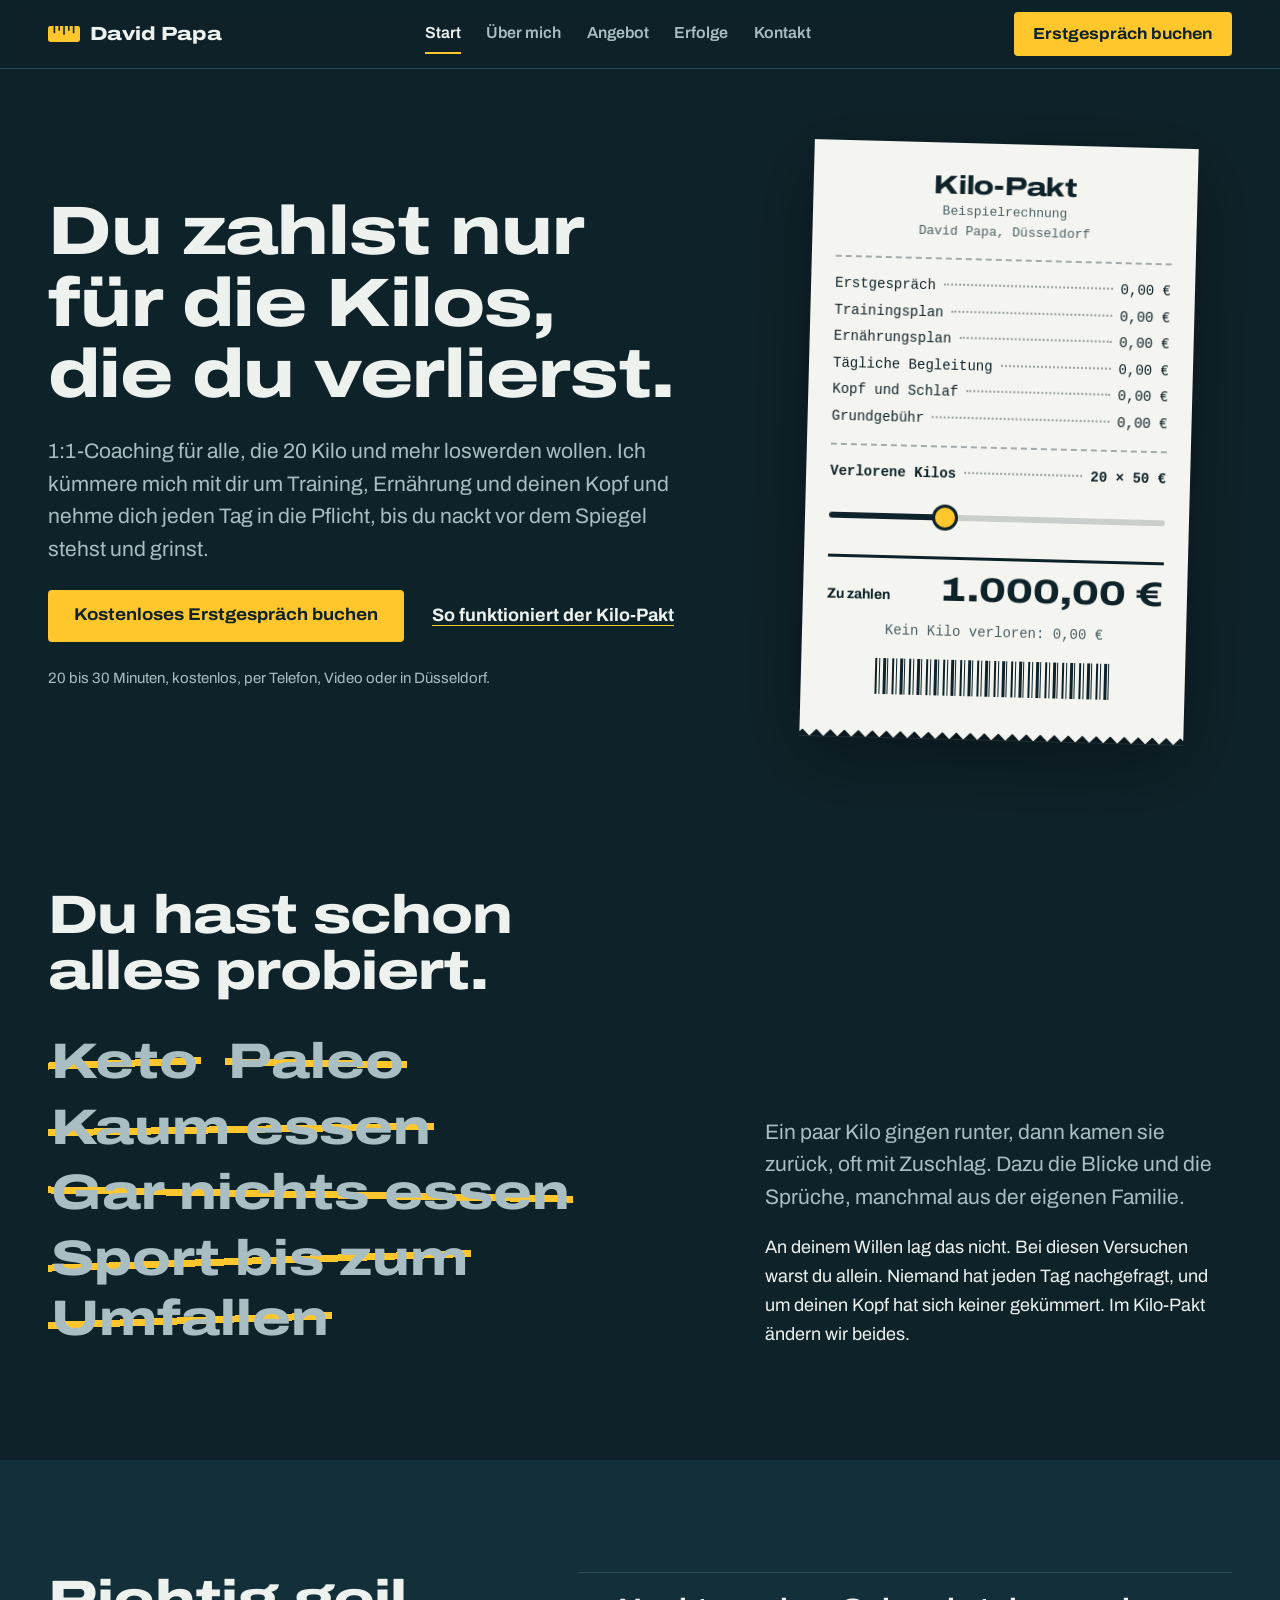
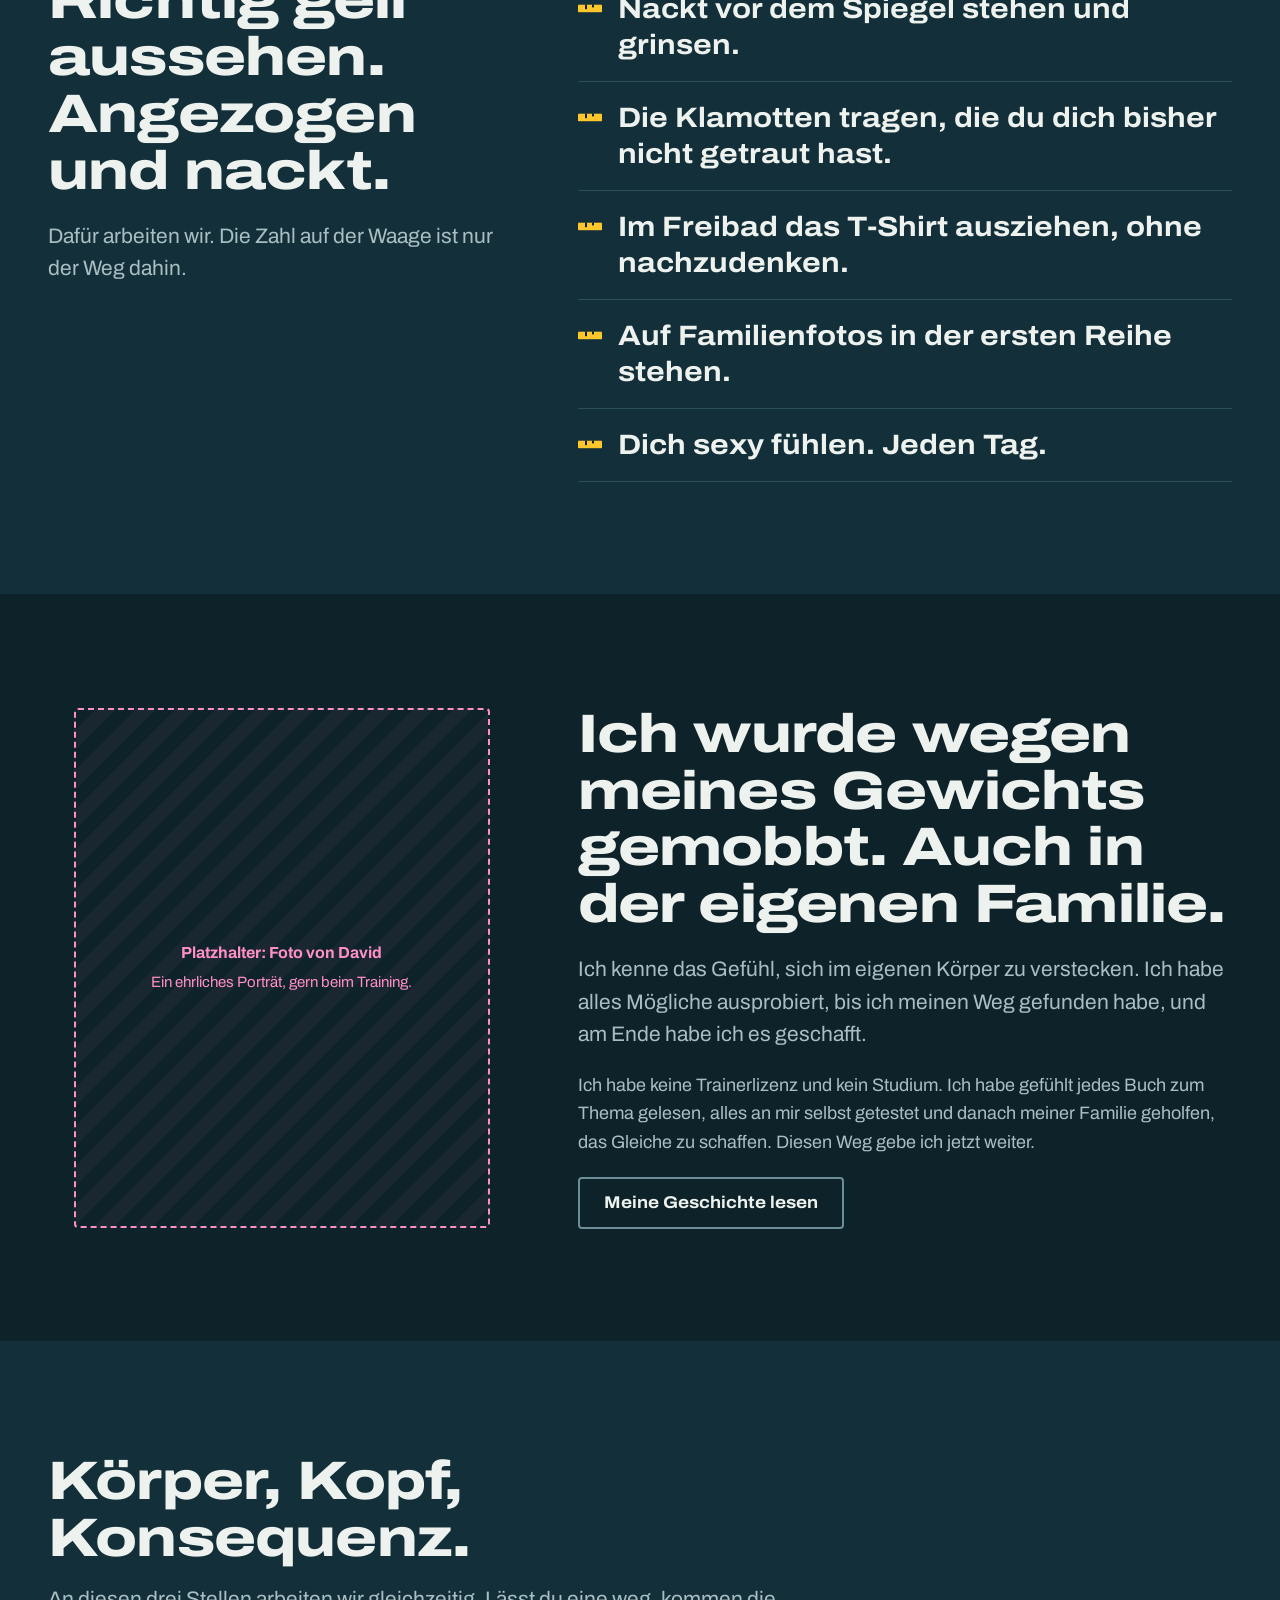
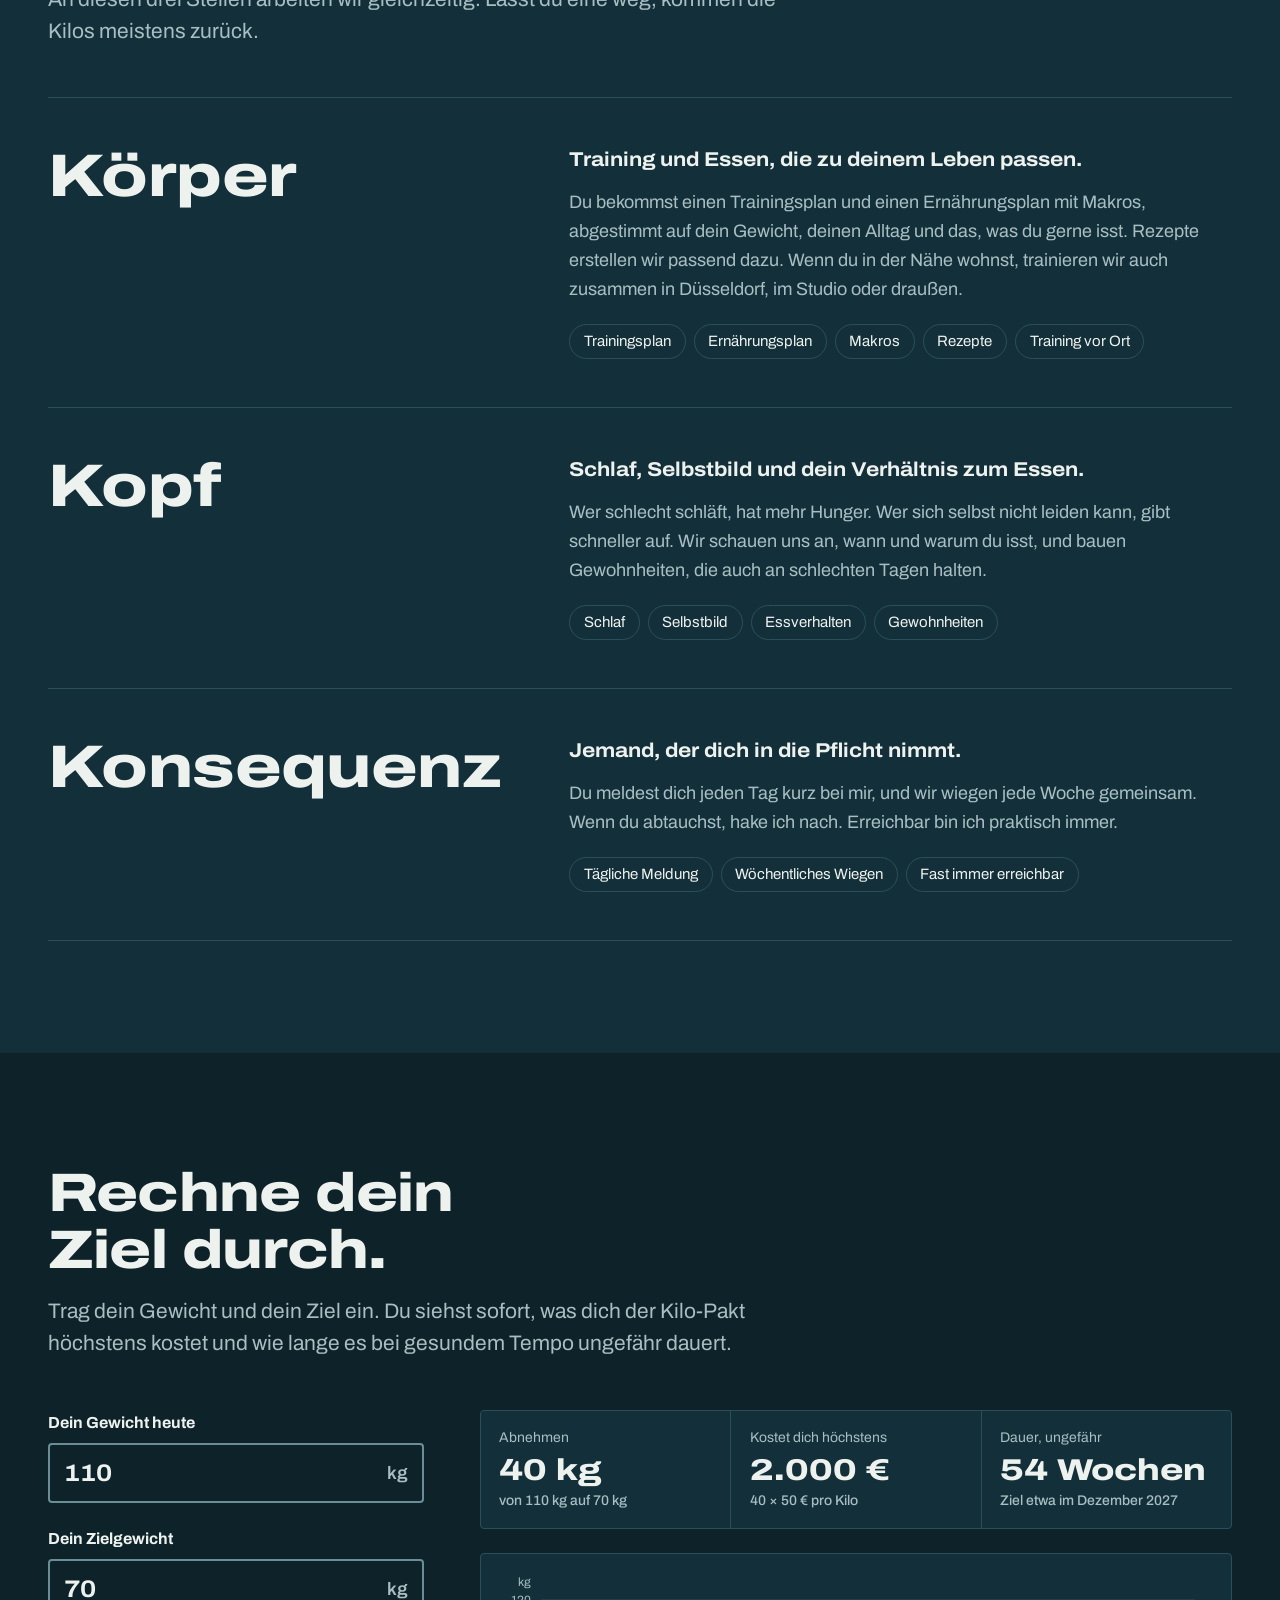
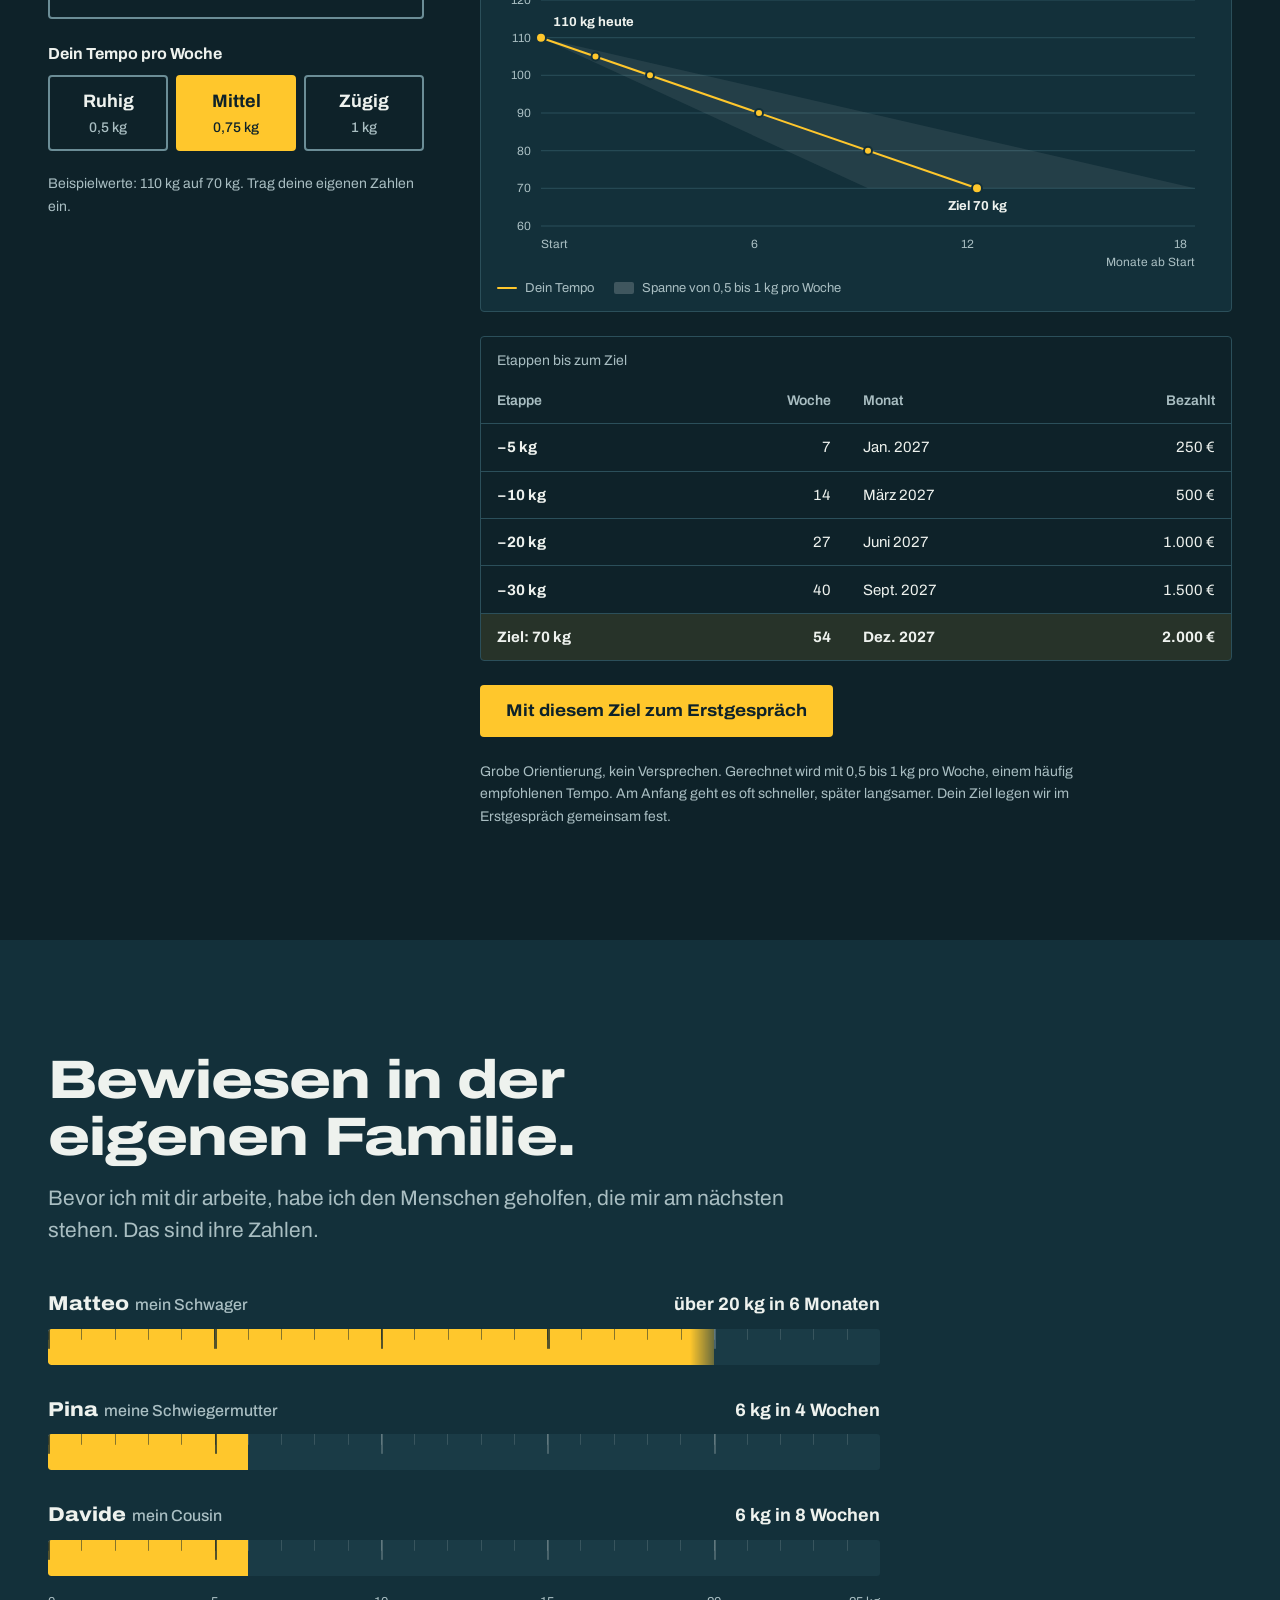
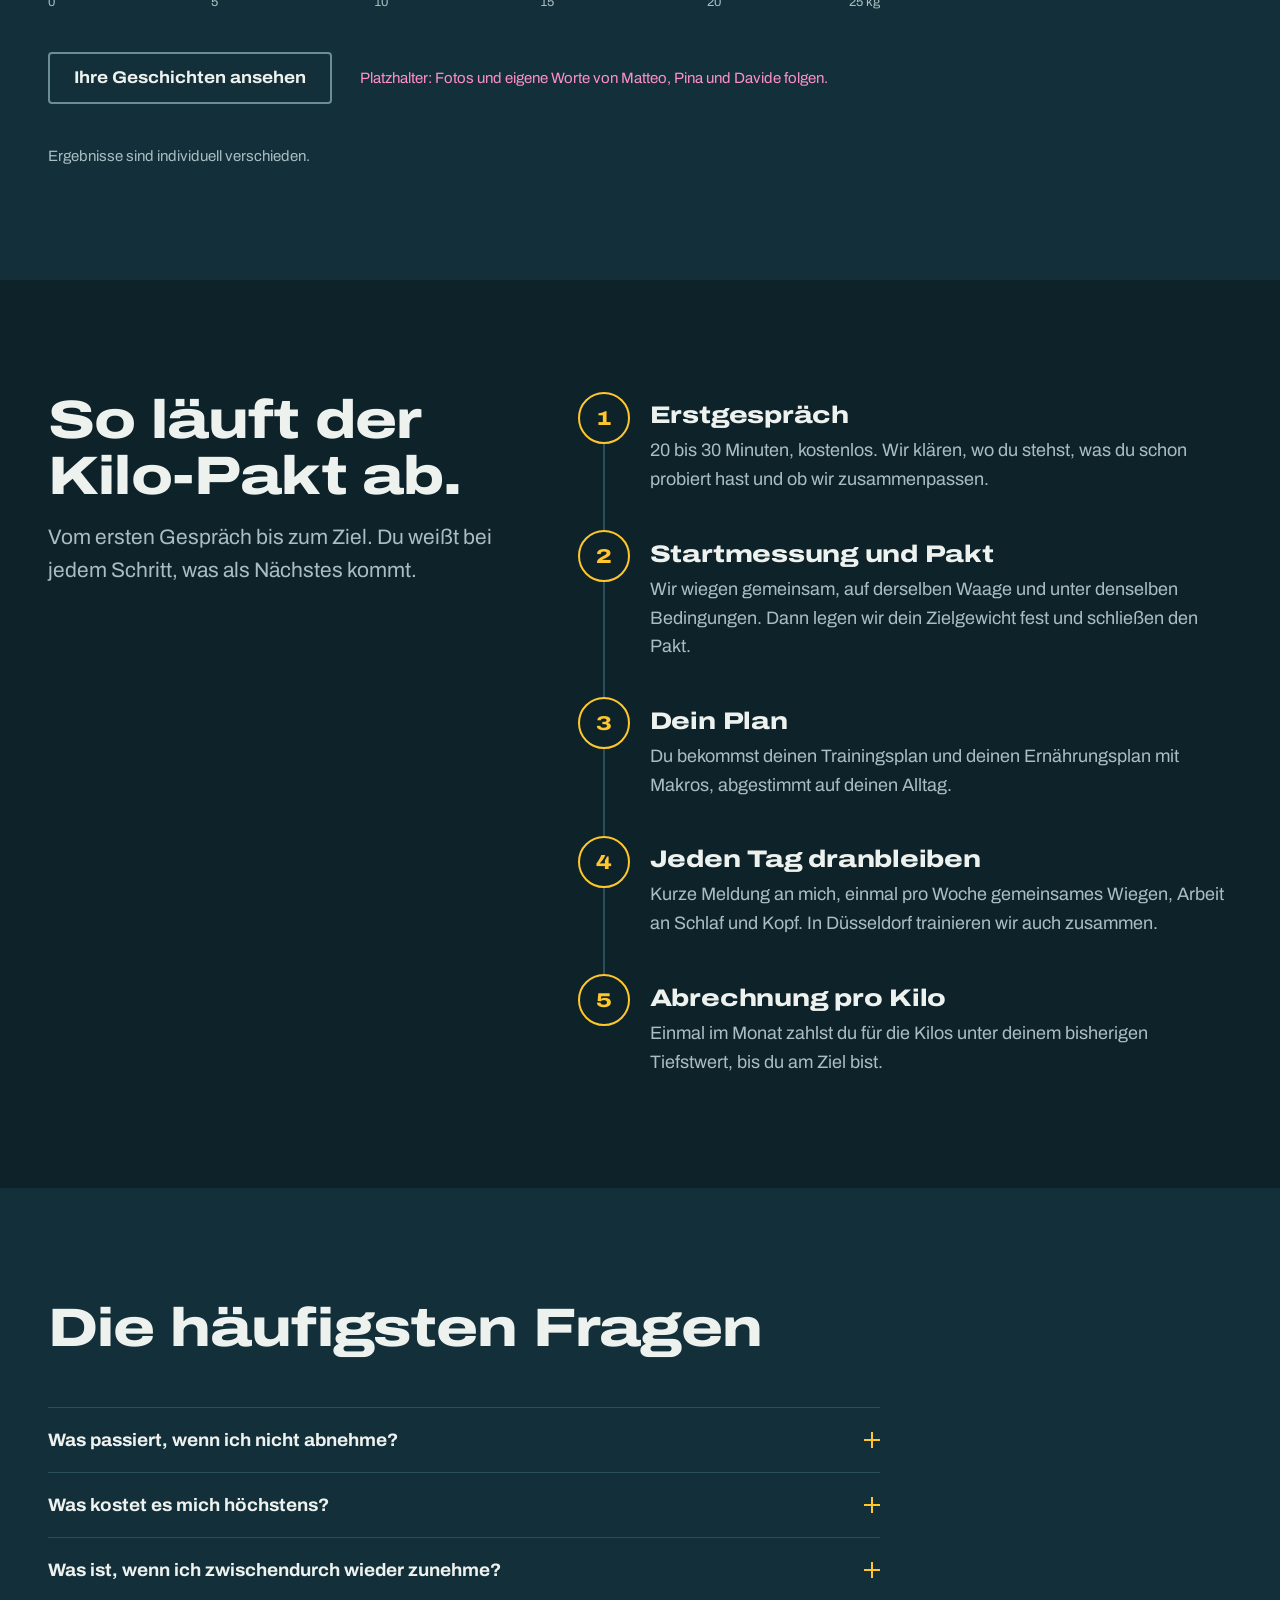
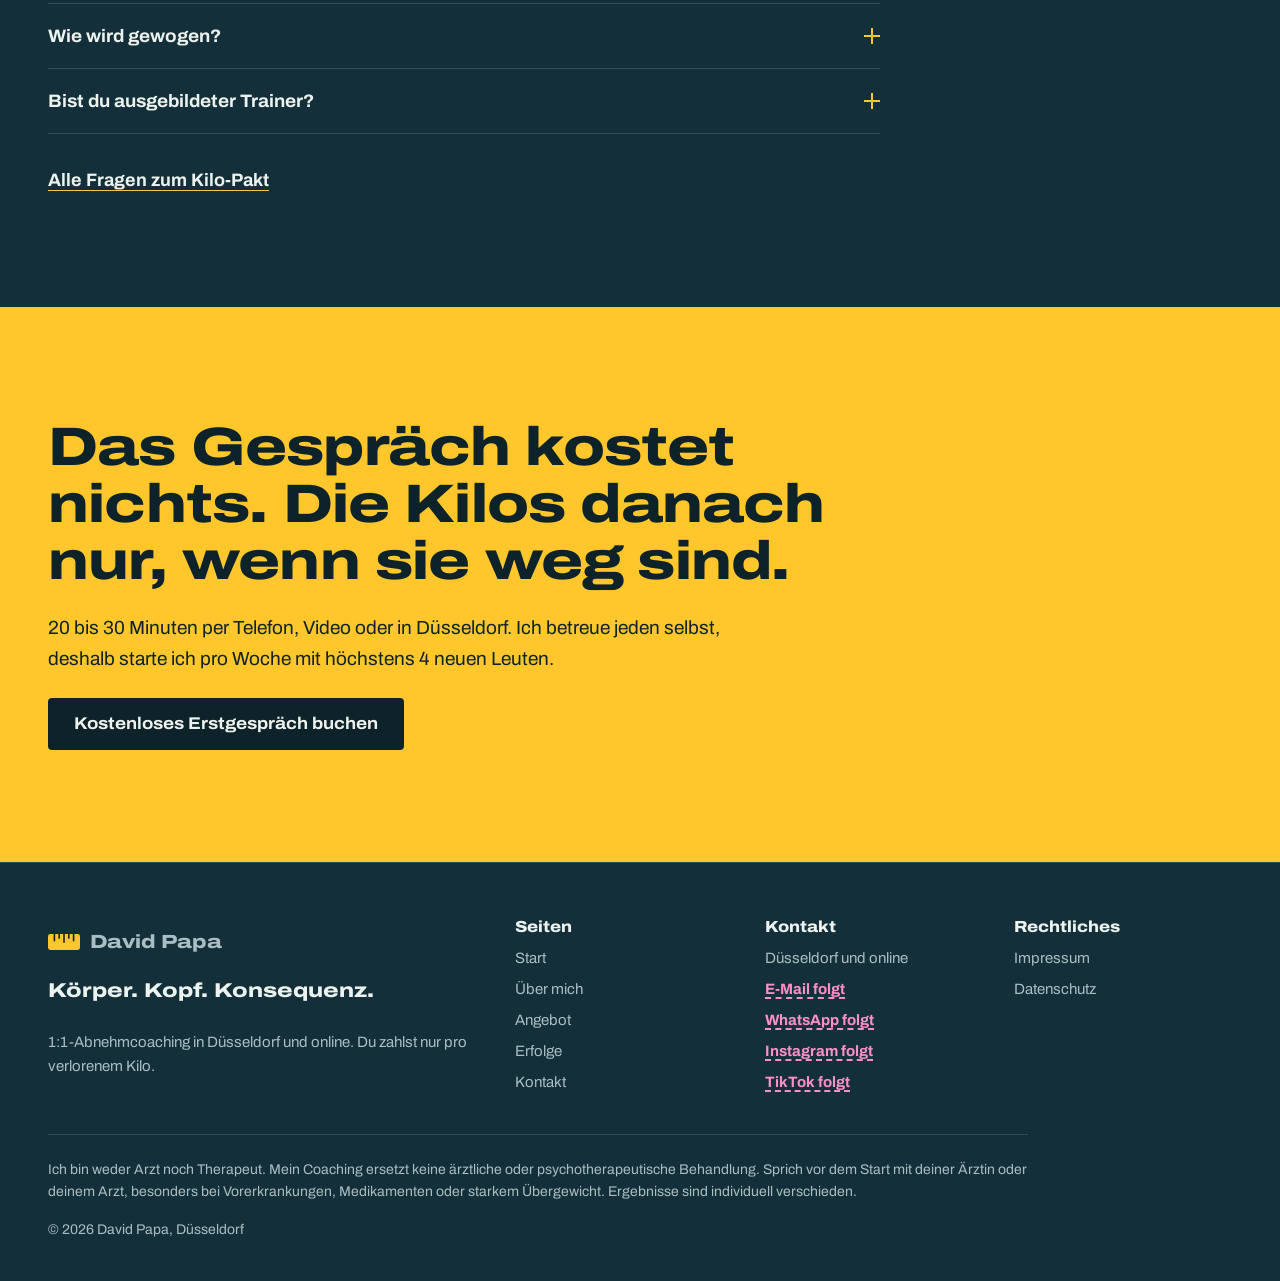
<file: index.html>
<!doctype html>
<html lang="de">
<head>
  <meta charset="utf-8">
  <meta name="viewport" content="width=device-width, initial-scale=1, viewport-fit=cover">
  <title>Abnehmen mit David Papa – du zahlst nur pro verlorenem Kilo</title>
  <meta name="description" content="1:1-Abnehmcoaching in Düsseldorf und online für alle, die 20 Kilo und mehr verlieren wollen. Bezahlt wird nur pro verlorenem Kilo.">
  <!-- Vor dem Livegang entfernen, sobald Impressum und Datenschutz vollständig sind -->
  <meta name="robots" content="noindex, nofollow">
  <meta name="theme-color" content="#0e2229">
  <meta property="og:type" content="website">
  <meta property="og:locale" content="de_DE">
  <meta property="og:site_name" content="David Papa">
  <meta property="og:title" content="Du zahlst nur für die Kilos, die du verlierst.">
  <meta property="og:description" content="1:1-Abnehmcoaching in Düsseldorf und online. Training, Ernährung, Kopf und tägliche Begleitung. Bezahlt wird pro verlorenem Kilo.">
  <link rel="icon" href="assets/img/favicon.svg" type="image/svg+xml">
  <link rel="preload" href="assets/fonts/archivo-variable.woff2" as="font" type="font/woff2" crossorigin>
  <link rel="stylesheet" href="assets/css/style.css">
  <script>document.documentElement.classList.add("js");</script>
  <script src="assets/js/config.js" defer></script>
  <script src="assets/js/main.js" defer></script>
  <script type="application/ld+json">
  {
    "@context": "https://schema.org",
    "@type": "Service",
    "name": "Kilo-Pakt",
    "serviceType": "Abnehm-Coaching",
    "description": "Persönliches 1:1-Abnehmcoaching mit Training, Ernährung, Mindset und täglicher Begleitung. Bezahlt wird pro verlorenem Kilo.",
    "provider": {
      "@type": "Person",
      "name": "David Papa",
      "address": { "@type": "PostalAddress", "addressLocality": "Düsseldorf", "addressCountry": "DE" }
    },
    "areaServed": [
      { "@type": "City", "name": "Düsseldorf" },
      { "@type": "Country", "name": "Deutschland" }
    ],
    "offers": {
      "@type": "Offer",
      "priceSpecification": {
        "@type": "UnitPriceSpecification",
        "price": 50,
        "priceCurrency": "EUR",
        "unitText": "pro verlorenem Kilogramm"
      }
    }
  }
  </script>
</head>
<body>
<a class="skip-link" href="#inhalt">Zum Inhalt springen</a>

<header class="site-header">
  <div class="wrap site-header__inner">
    <a class="brand" href="index.html" aria-label="David Papa, zur Startseite">
      <svg viewBox="0 0 40 20" aria-hidden="true"><rect width="40" height="20" rx="3"/><path d="M8 0v9M14 0v6M20 0v11M26 0v6M32 0v9" stroke-width="2"/></svg>
      David Papa
    </a>
    <nav class="site-nav" id="site-nav" aria-label="Hauptnavigation">
      <ul>
        <li><a href="index.html" aria-current="page">Start</a></li>
        <li><a href="ueber-mich.html">Über mich</a></li>
        <li><a href="angebot.html">Angebot</a></li>
        <li><a href="erfolge.html">Erfolge</a></li>
        <li><a href="kontakt.html">Kontakt</a></li>
      </ul>
    </nav>
    <div class="header-end">
      <a class="btn btn--primary btn--small header-cta" href="kontakt.html">Erstgespräch buchen</a>
      <button class="nav-toggle" type="button" aria-expanded="false" aria-controls="site-nav"><span class="nav-toggle__icon" aria-hidden="true"></span><span class="nav-toggle__label">Menü</span></button>
    </div>
  </div>
</header>

<main id="inhalt">

  <!-- Hero: Risikoumkehr + Traumergebnis -->
  <section class="hero" data-cta-trigger aria-labelledby="hero-title">
    <div class="wrap hero__grid">
      <div class="hero__copy">
        <h1 id="hero-title">Du zahlst nur für die Kilos, die du verlierst.</h1>
        <p class="lead">1:1-Coaching für alle, die 20 Kilo und mehr loswerden wollen. Ich kümmere mich mit dir um Training, Ernährung und deinen Kopf und nehme dich jeden Tag in die Pflicht, bis du nackt vor dem Spiegel stehst und grinst.</p>
        <div class="actions">
          <a class="btn btn--primary" href="kontakt.html">Kostenloses Erstgespräch buchen</a>
          <a class="text-link" href="angebot.html">So funktioniert der Kilo-Pakt</a>
        </div>
        <p class="fine-print">20 bis 30 Minuten, kostenlos, per Telefon, Video oder in Düsseldorf.</p>
      </div>

      <figure class="receipt" data-receipt aria-labelledby="receipt-title">
        <div class="receipt__paper">
          <div class="receipt__head">
            <p class="receipt__brand" id="receipt-title">Kilo-Pakt</p>
            <p class="receipt__meta">Beispielrechnung<br>David Papa, Düsseldorf</p>
          </div>
          <dl class="receipt__lines">
            <div class="receipt__line"><dt>Erstgespräch</dt><dd>0,00 €</dd></div>
            <div class="receipt__line"><dt>Trainingsplan</dt><dd>0,00 €</dd></div>
            <div class="receipt__line"><dt>Ernährungsplan</dt><dd>0,00 €</dd></div>
            <div class="receipt__line"><dt>Tägliche Begleitung</dt><dd>0,00 €</dd></div>
            <div class="receipt__line"><dt>Kopf und Schlaf</dt><dd>0,00 €</dd></div>
            <div class="receipt__line"><dt>Grundgebühr</dt><dd>0,00 €</dd></div>
          </dl>
          <div class="receipt__kilo">
            <dl class="receipt__lines">
              <div class="receipt__line receipt__line--strong">
                <dt><label for="receipt-kg">Verlorene Kilos</label></dt>
                <dd><span data-receipt-kg>20</span> × <span data-preis>50</span> €</dd>
              </div>
            </dl>
            <input class="range range--paper" id="receipt-kg" type="range" min="0" max="60" step="1" value="20">
          </div>
          <div class="receipt__total"><span>Zu zahlen</span><output for="receipt-kg" data-receipt-total>1.000,00 €</output></div>
          <p class="receipt__foot">Kein Kilo verloren: 0,00 €</p>
          <div class="receipt__barcode" aria-hidden="true"></div>
        </div>
      </figure>
    </div>
  </section>

  <!-- Problem -->
  <section class="section" aria-labelledby="probiert-title">
    <div class="wrap split split--wide-left">
      <div class="stack" style="--gap: 2rem">
        <h2 id="probiert-title">Du hast schon alles probiert.</h2>
        <ul class="tried" aria-label="Was du schon probiert hast">
          <li><s>Keto</s></li>
          <li><s>Paleo</s></li>
          <li><s>Kaum essen</s></li>
          <li><s>Gar nichts essen</s></li>
          <li><s>Sport bis zum Umfallen</s></li>
        </ul>
      </div>
      <div class="stack split__end">
        <p class="lead">Ein paar Kilo gingen runter, dann kamen sie zurück, oft mit Zuschlag. Dazu die Blicke und die Sprüche, manchmal aus der eigenen Familie.</p>
        <p>An deinem Willen lag das nicht. Bei diesen Versuchen warst du allein. Niemand hat jeden Tag nachgefragt, und um deinen Kopf hat sich keiner gekümmert. Im Kilo-Pakt ändern wir beides.</p>
      </div>
    </div>
  </section>

  <!-- Traumergebnis -->
  <section class="section section--surface" aria-labelledby="traum-title">
    <div class="wrap split split--wide-right">
      <div class="stack">
        <h2 id="traum-title">Richtig geil aussehen. Angezogen und nackt.</h2>
        <p class="lead">Dafür arbeiten wir. Die Zahl auf der Waage ist nur der Weg dahin.</p>
      </div>
      <ul class="dream">
        <li>Nackt vor dem Spiegel stehen und grinsen.</li>
        <li>Die Klamotten tragen, die du dich bisher nicht getraut hast.</li>
        <li>Im Freibad das T-Shirt ausziehen, ohne nachzudenken.</li>
        <li>Auf Familienfotos in der ersten Reihe stehen.</li>
        <li>Dich sexy fühlen. Jeden Tag.</li>
      </ul>
    </div>
  </section>

  <!-- Glaubwürdigkeit: Davids Geschichte -->
  <section class="section" aria-labelledby="story-title">
    <div class="wrap split split--wide-right split--center">
      <figure class="portrait">
        <div class="ph-box"><strong>Platzhalter: Foto von David</strong>Ein ehrliches Porträt, gern beim Training.</div>
      </figure>
      <div class="stack">
        <h2 id="story-title">Ich wurde wegen meines Gewichts gemobbt. Auch in der eigenen Familie.</h2>
        <p class="lead">Ich kenne das Gefühl, sich im eigenen Körper zu verstecken. Ich habe alles Mögliche ausprobiert, bis ich meinen Weg gefunden habe, und am Ende habe ich es geschafft.</p>
        <p class="muted">Ich habe keine Trainerlizenz und kein Studium. Ich habe gefühlt jedes Buch zum Thema gelesen, alles an mir selbst getestet und danach meiner Familie geholfen, das Gleiche zu schaffen. Diesen Weg gebe ich jetzt weiter.</p>
        <a class="btn btn--ghost" href="ueber-mich.html">Meine Geschichte lesen</a>
      </div>
    </div>
  </section>

  <!-- Methode -->
  <section class="section section--surface" aria-labelledby="methode-title">
    <div class="wrap">
      <div class="section__head">
        <h2 id="methode-title">Körper, Kopf, Konsequenz.</h2>
        <p class="lead">An diesen drei Stellen arbeiten wir gleichzeitig. Lässt du eine weg, kommen die Kilos meistens zurück.</p>
      </div>
      <div class="pillars">
        <article class="pillar">
          <h3 class="pillar__word">Körper</h3>
          <div class="pillar__body">
            <p class="pillar__title">Training und Essen, die zu deinem Leben passen.</p>
            <p>Du bekommst einen Trainingsplan und einen Ernährungsplan mit Makros, abgestimmt auf dein Gewicht, deinen Alltag und das, was du gerne isst. Rezepte erstellen wir passend dazu. Wenn du in der Nähe wohnst, trainieren wir auch zusammen in Düsseldorf, im Studio oder draußen.</p>
            <ul class="tags">
              <li>Trainingsplan</li>
              <li>Ernährungsplan</li>
              <li>Makros</li>
              <li>Rezepte</li>
              <li>Training vor Ort</li>
            </ul>
          </div>
        </article>
        <article class="pillar">
          <h3 class="pillar__word">Kopf</h3>
          <div class="pillar__body">
            <p class="pillar__title">Schlaf, Selbstbild und dein Verhältnis zum Essen.</p>
            <p>Wer schlecht schläft, hat mehr Hunger. Wer sich selbst nicht leiden kann, gibt schneller auf. Wir schauen uns an, wann und warum du isst, und bauen Gewohnheiten, die auch an schlechten Tagen halten.</p>
            <ul class="tags">
              <li>Schlaf</li>
              <li>Selbstbild</li>
              <li>Essverhalten</li>
              <li>Gewohnheiten</li>
            </ul>
          </div>
        </article>
        <article class="pillar">
          <h3 class="pillar__word">Konsequenz</h3>
          <div class="pillar__body">
            <p class="pillar__title">Jemand, der dich in die Pflicht nimmt.</p>
            <p>Du meldest dich jeden Tag kurz bei mir, und wir wiegen jede Woche gemeinsam. Wenn du abtauchst, hake ich nach. Erreichbar bin ich praktisch immer.</p>
            <ul class="tags">
              <li>Tägliche Meldung</li>
              <li>Wöchentliches Wiegen</li>
              <li>Fast immer erreichbar</li>
            </ul>
          </div>
        </article>
      </div>
    </div>
  </section>

  <!-- Ziel-Rechner -->
  <section class="section" id="rechner" aria-labelledby="rechner-title">
    <div class="wrap">
      <div class="section__head">
        <h2 id="rechner-title">Rechne dein Ziel durch.</h2>
        <p class="lead">Trag dein Gewicht und dein Ziel ein. Du siehst sofort, was dich der Kilo-Pakt höchstens kostet und wie lange es bei gesundem Tempo ungefähr dauert.</p>
      </div>
      <div class="rechner" data-rechner>
        <form class="rechner__form" novalidate>
          <div class="field">
            <label for="r-start">Dein Gewicht heute</label>
            <div class="input-unit"><input id="r-start" name="start" type="number" inputmode="decimal" min="40" max="350" step="0.1" value="110" aria-describedby="r-hint"><span>kg</span></div>
          </div>
          <div class="field">
            <label for="r-ziel">Dein Zielgewicht</label>
            <div class="input-unit"><input id="r-ziel" name="ziel" type="number" inputmode="decimal" min="40" max="350" step="0.1" value="70" aria-describedby="r-hint"><span>kg</span></div>
          </div>
          <fieldset class="field">
            <legend>Dein Tempo pro Woche</legend>
            <div class="segmented">
              <input type="radio" name="tempo" id="r-tempo-1" value="0.5"><label for="r-tempo-1">Ruhig<span>0,5 kg</span></label>
              <input type="radio" name="tempo" id="r-tempo-2" value="0.75" checked><label for="r-tempo-2">Mittel<span>0,75 kg</span></label>
              <input type="radio" name="tempo" id="r-tempo-3" value="1"><label for="r-tempo-3">Zügig<span>1 kg</span></label>
            </div>
          </fieldset>
          <p class="rechner__hint" id="r-hint">Beispielwerte: 110 kg auf 70 kg. Trag deine eigenen Zahlen ein.</p>
          <p class="rechner__error" data-error role="alert" hidden></p>
        </form>

        <div class="rechner__out">
          <dl class="stats">
            <div><dt>Abnehmen</dt><dd data-out="kg">40 kg<small>von 110 auf 70 kg</small></dd></div>
            <div><dt>Kostet dich höchstens</dt><dd data-out="preis">2.000 €<small>40 × 50 € pro Kilo</small></dd></div>
            <div><dt>Dauer, ungefähr</dt><dd data-out="dauer">54 Wochen<small>also rund ein Jahr</small></dd></div>
          </dl>
          <p class="rechner__msg" data-msg hidden></p>
          <figure class="chart">
            <div class="chart__plot">
              <svg viewBox="0 0 640 300" role="img" aria-label="Verlauf deines Gewichts bis zum Ziel"></svg>
              <div class="chart__tip" data-tip hidden></div>
            </div>
            <figcaption>
              <span class="key key--line">Dein Tempo</span>
              <span class="key key--band">Spanne von 0,5 bis 1 kg pro Woche</span>
            </figcaption>
          </figure>
          <div class="table-scroll" tabindex="0" role="region" aria-label="Etappen bis zum Ziel, seitlich scrollbar">
            <table class="data-table">
              <caption>Etappen bis zum Ziel</caption>
              <thead>
                <tr><th scope="col">Etappe</th><th scope="col" class="num">Woche</th><th scope="col">Monat</th><th scope="col" class="num">Bezahlt</th></tr>
              </thead>
              <tbody data-milestones></tbody>
            </table>
          </div>
          <a class="btn btn--primary" data-cta data-base="kontakt.html" href="kontakt.html?start=110&amp;ziel=70">Mit diesem Ziel zum Erstgespräch</a>
          <p class="rechner__note">Grobe Orientierung, kein Versprechen. Gerechnet wird mit 0,5 bis 1 kg pro Woche, einem häufig empfohlenen Tempo. Am Anfang geht es oft schneller, später langsamer. Dein Ziel legen wir im Erstgespräch gemeinsam fest.</p>
        </div>
      </div>
    </div>
  </section>

  <!-- Beweise -->
  <section class="section section--surface" aria-labelledby="erfolge-title">
    <div class="wrap stack" style="--gap: 2.5rem">
      <div class="section__head">
        <h2 id="erfolge-title">Bewiesen in der eigenen Familie.</h2>
        <p class="lead">Bevor ich mit dir arbeite, habe ich den Menschen geholfen, die mir am nächsten stehen. Das sind ihre Zahlen.</p>
      </div>
      <ul class="tapes">
        <li class="tape-row">
          <div class="tape-row__head">
            <span class="tape-row__name">Matteo<span class="tape-row__rel">mein Schwager</span></span>
            <span class="tape-row__value">über 20 kg in 6 Monaten</span>
          </div>
          <div class="tape" style="--kg: 20" aria-hidden="true"><div class="tape__fill tape__fill--more"></div></div>
        </li>
        <li class="tape-row">
          <div class="tape-row__head">
            <span class="tape-row__name">Pina<span class="tape-row__rel">meine Schwiegermutter</span></span>
            <span class="tape-row__value">6 kg in 4 Wochen</span>
          </div>
          <div class="tape" style="--kg: 6" aria-hidden="true"><div class="tape__fill"></div></div>
        </li>
        <li class="tape-row">
          <div class="tape-row__head">
            <span class="tape-row__name">Davide<span class="tape-row__rel">mein Cousin</span></span>
            <span class="tape-row__value">6 kg in 8 Wochen</span>
          </div>
          <div class="tape" style="--kg: 6" aria-hidden="true"><div class="tape__fill"></div></div>
        </li>
        <li class="tape-scale" aria-hidden="true">
          <span style="left: 0%">0</span><span style="left: 20%">5</span><span style="left: 40%">10</span><span style="left: 60%">15</span><span style="left: 80%">20</span><span style="left: 100%">25 kg</span>
        </li>
      </ul>
      <div class="actions">
        <a class="btn btn--ghost" href="erfolge.html">Ihre Geschichten ansehen</a>
        <p class="ph-note">Platzhalter: Fotos und eigene Worte von Matteo, Pina und Davide folgen.</p>
      </div>
      <p class="small muted">Ergebnisse sind individuell verschieden.</p>
    </div>
  </section>

  <!-- Ablauf -->
  <section class="section" aria-labelledby="ablauf-title">
    <div class="wrap split split--wide-right">
      <div class="section__head">
        <h2 id="ablauf-title">So läuft der <span class="nowrap">Kilo-Pakt</span> ab.</h2>
        <p class="lead">Vom ersten Gespräch bis zum Ziel. Du weißt bei jedem Schritt, was als Nächstes kommt.</p>
      </div>
      <ol class="steps">
        <li class="step"><div class="step__body"><h3>Erstgespräch</h3><p>20 bis 30 Minuten, kostenlos. Wir klären, wo du stehst, was du schon probiert hast und ob wir zusammenpassen.</p></div></li>
        <li class="step"><div class="step__body"><h3>Startmessung und Pakt</h3><p>Wir wiegen gemeinsam, auf derselben Waage und unter denselben Bedingungen. Dann legen wir dein Zielgewicht fest und schließen den Pakt.</p></div></li>
        <li class="step"><div class="step__body"><h3>Dein Plan</h3><p>Du bekommst deinen Trainingsplan und deinen Ernährungsplan mit Makros, abgestimmt auf deinen Alltag.</p></div></li>
        <li class="step"><div class="step__body"><h3>Jeden Tag dranbleiben</h3><p>Kurze Meldung an mich, einmal pro Woche gemeinsames Wiegen, Arbeit an Schlaf und Kopf. In Düsseldorf trainieren wir auch zusammen.</p></div></li>
        <li class="step"><div class="step__body"><h3>Abrechnung pro Kilo</h3><p>Einmal im Monat zahlst du für die Kilos unter deinem bisherigen Tiefstwert, bis du am Ziel bist.</p></div></li>
      </ol>
    </div>
  </section>

  <!-- Einwände -->
  <section class="section section--surface" aria-labelledby="faq-title">
    <div class="wrap">
      <div class="section__head">
        <h2 id="faq-title">Die häufigsten Fragen</h2>
      </div>
      <div class="faq">
        <details>
          <summary>Was passiert, wenn ich nicht abnehme?</summary>
          <div class="faq__a"><p>Dann zahlst du nichts. Ich verdiene nur an Kilos, die wirklich weg sind.</p></div>
        </details>
        <details>
          <summary>Was kostet es mich höchstens?</summary>
          <div class="faq__a"><p>Die Kilos bis zu deinem Ziel mal <span data-preis>50</span> €. Bei 30 Kilo sind das <span data-preis-mal="30">1.500 €</span>. Was du darüber hinaus verlierst, kostet nichts extra.</p></div>
        </details>
        <details>
          <summary>Was ist, wenn ich zwischendurch wieder zunehme?</summary>
          <div class="faq__a"><p>Abgerechnet wird nur ein neuer Tiefstwert. Gehst du zwischendurch hoch, zahlst du erst wieder, wenn du unter deinem bisherigen Tiefstwert bist. Kein Kilo wird doppelt berechnet.</p></div>
        </details>
        <details>
          <summary>Wie wird gewogen?</summary>
          <div class="faq__a"><p>Gemeinsam, einmal pro Woche, morgens und auf derselben Waage. In Düsseldorf vor Ort, sonst per Videocall.</p></div>
        </details>
        <details>
          <summary>Bist du ausgebildeter Trainer?</summary>
          <div class="faq__a"><p>Nein. Ich habe keine Lizenz und kein Studium in dem Bereich. Ich habe selbst abgenommen, gefühlt jedes Buch zum Thema gelesen und meiner Familie geholfen. Weil ich dir keine Urkunde zeigen kann, werde ich nur bezahlt, wenn es bei dir funktioniert.</p></div>
        </details>
      </div>
      <p class="faq-more"><a class="text-link" href="angebot.html#fragen">Alle Fragen zum Kilo-Pakt</a></p>
    </div>
  </section>

  <!-- Call to Action -->
  <section class="section cta-band" aria-labelledby="cta-title">
    <div class="wrap stack">
      <h2 id="cta-title">Das Gespräch kostet nichts. Die Kilos danach nur, wenn sie weg sind.</h2>
      <p>20 bis 30 Minuten per Telefon, Video oder in Düsseldorf. Ich betreue jeden selbst, deshalb starte ich pro Woche mit höchstens <span data-kapazitaet>4</span> neuen Leuten.</p>
      <a class="btn btn--dark" href="kontakt.html">Kostenloses Erstgespräch buchen</a>
    </div>
  </section>

</main>

<footer class="site-footer">
  <div class="wrap">
    <div class="footer-grid">
      <div class="footer-brand">
        <a class="brand" href="index.html" aria-label="David Papa, zur Startseite">
          <svg viewBox="0 0 40 20" aria-hidden="true"><rect width="40" height="20" rx="3"/><path d="M8 0v9M14 0v6M20 0v11M26 0v6M32 0v9" stroke-width="2"/></svg>
          David Papa
        </a>
        <p class="footer-claim">Körper. Kopf. Konsequenz.</p>
        <p>1:1-Abnehmcoaching in Düsseldorf und online. Du zahlst nur pro verlorenem Kilo.</p>
      </div>
      <div class="footer-col">
        <h2>Seiten</h2>
        <ul>
          <li><a href="index.html">Start</a></li>
          <li><a href="ueber-mich.html">Über mich</a></li>
          <li><a href="angebot.html">Angebot</a></li>
          <li><a href="erfolge.html">Erfolge</a></li>
          <li><a href="kontakt.html">Kontakt</a></li>
        </ul>
      </div>
      <div class="footer-col">
        <h2>Kontakt</h2>
        <ul>
          <li>Düsseldorf und online</li>
          <li><span class="ph">E-Mail folgt</span></li>
          <li><span class="ph">WhatsApp folgt</span></li>
          <li><span class="ph">Instagram folgt</span></li>
          <li><span class="ph">TikTok folgt</span></li>
        </ul>
      </div>
      <div class="footer-col">
        <h2>Rechtliches</h2>
        <ul>
          <li><a href="impressum.html">Impressum</a></li>
          <li><a href="datenschutz.html">Datenschutz</a></li>
        </ul>
      </div>
    </div>
    <p class="disclaimer">Ich bin weder Arzt noch Therapeut. Mein Coaching ersetzt keine ärztliche oder psychotherapeutische Behandlung. Sprich vor dem Start mit deiner Ärztin oder deinem Arzt, besonders bei Vorerkrankungen, Medikamenten oder starkem Übergewicht. Ergebnisse sind individuell verschieden.</p>
    <p class="copyright">© 2026 David Papa, Düsseldorf</p>
  </div>
</footer>

<div class="mobile-cta"><a class="btn btn--primary" href="kontakt.html">Kostenloses Erstgespräch buchen</a></div>
</body>
</html>
</file>
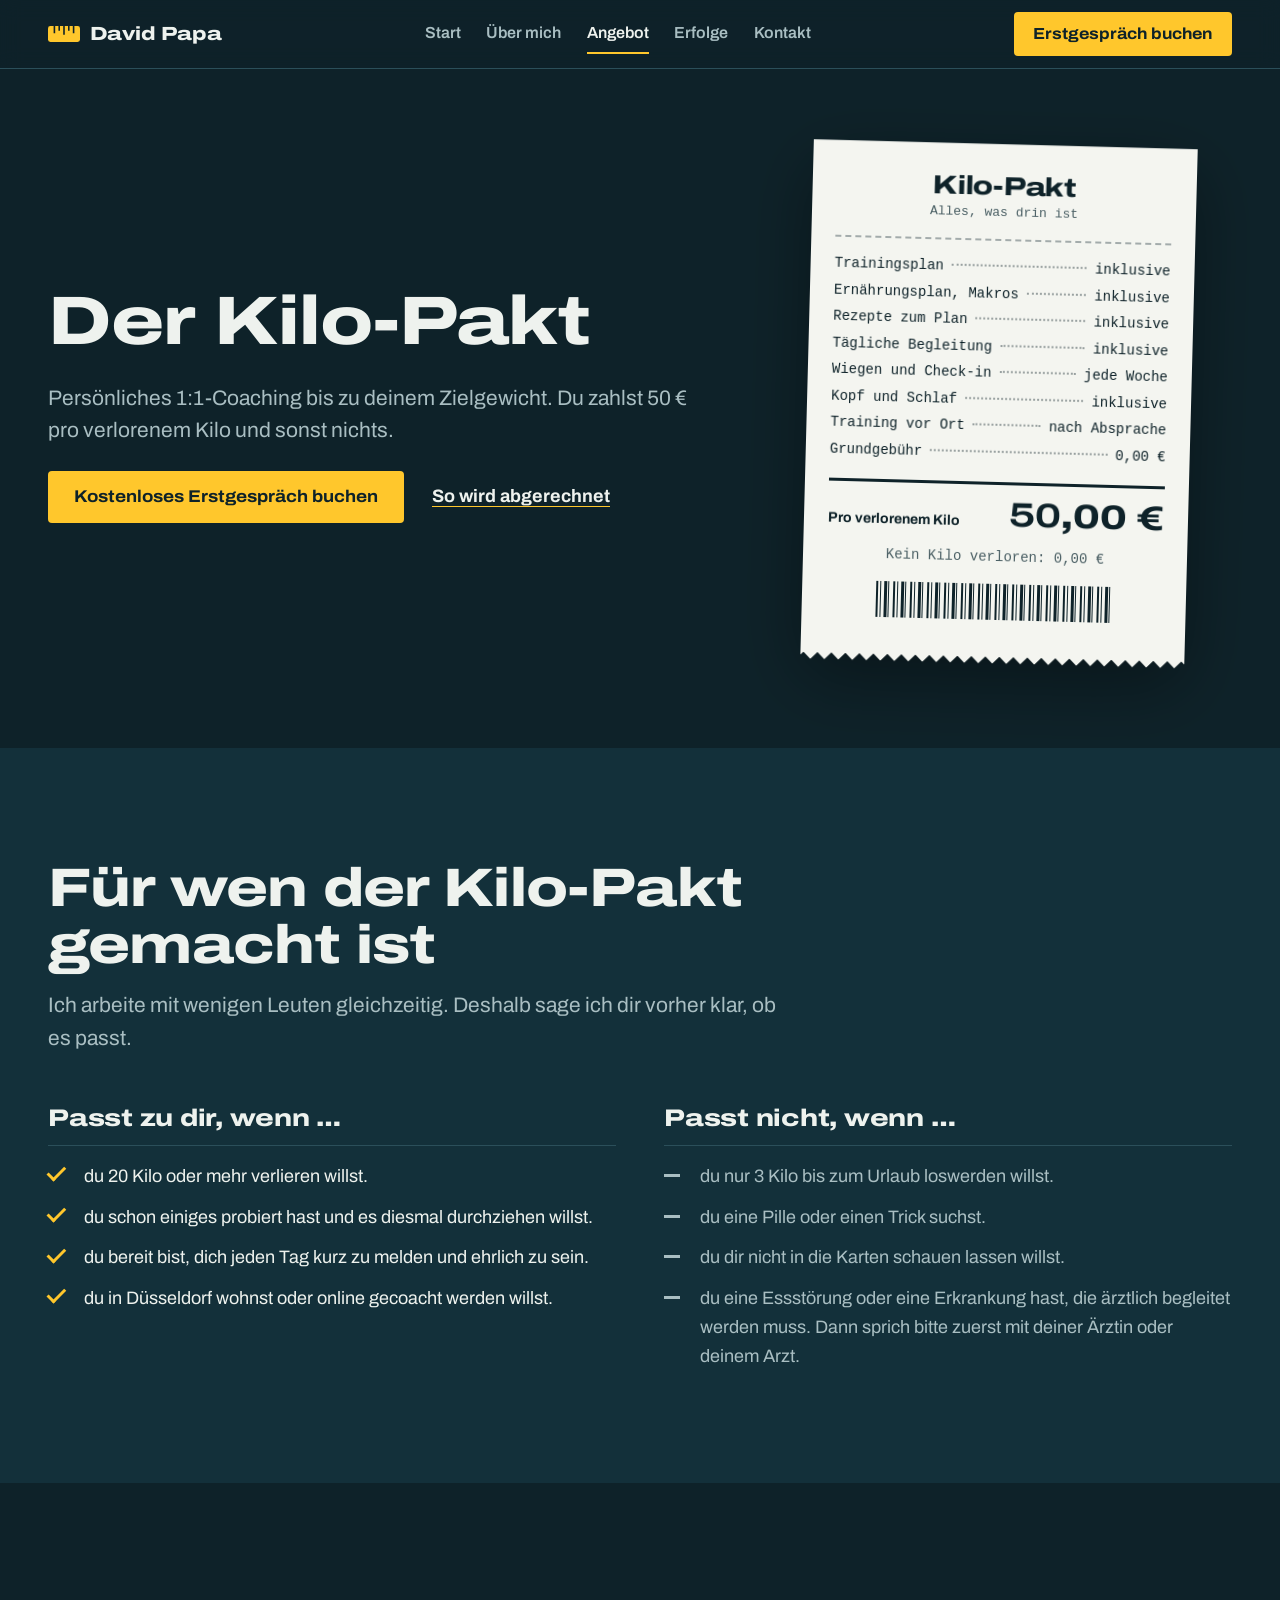
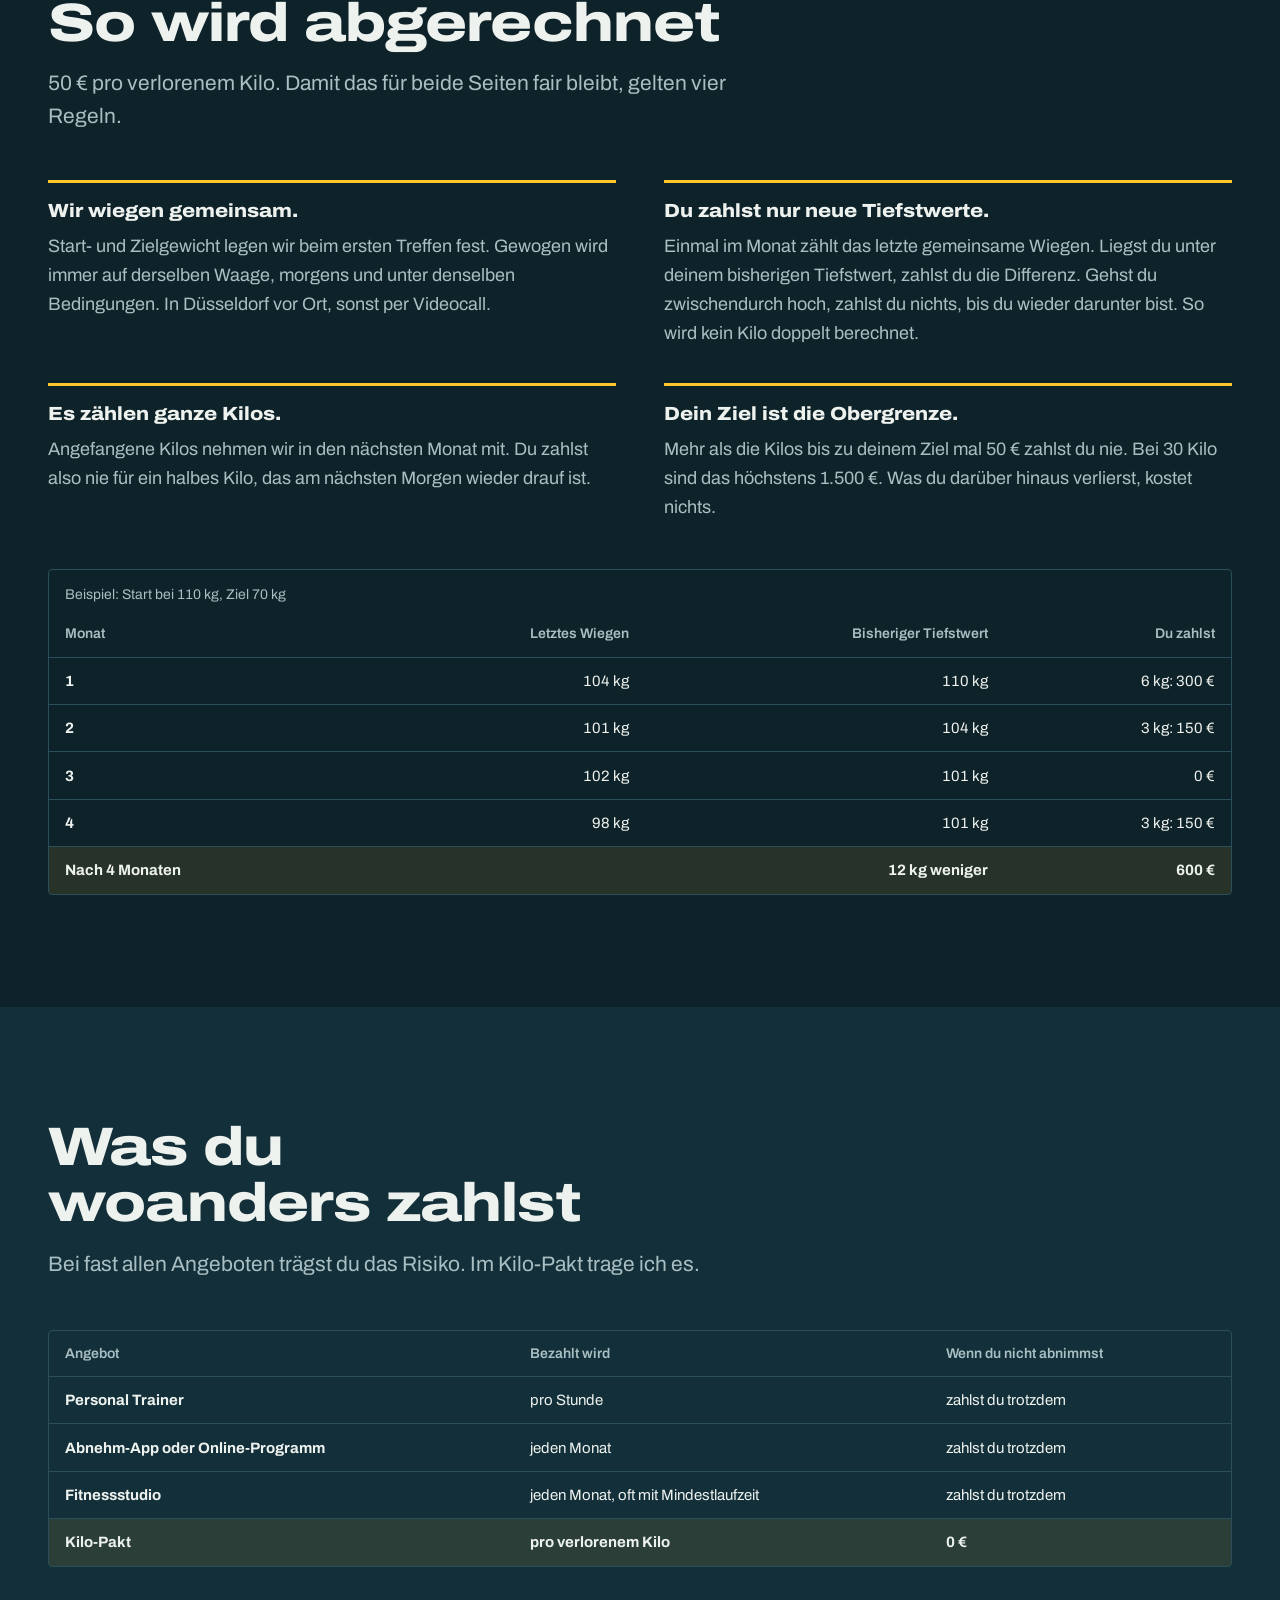
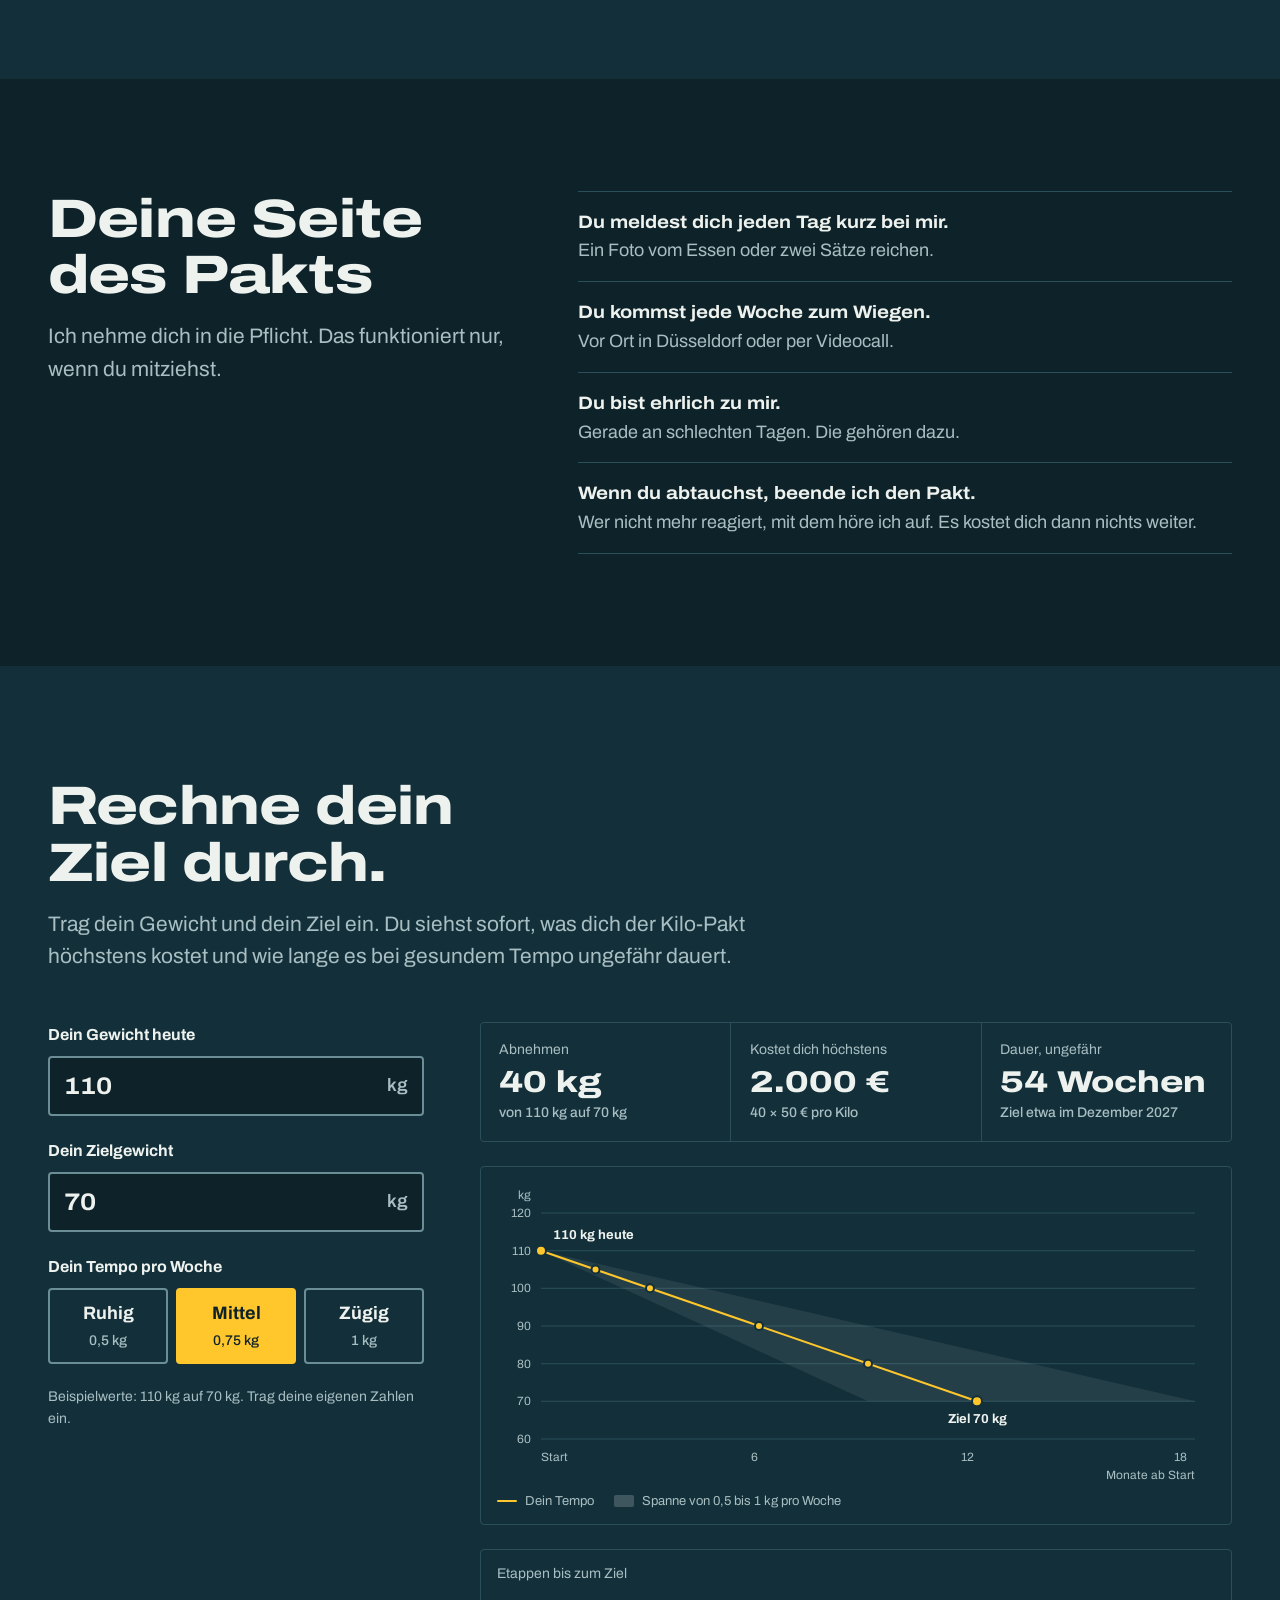
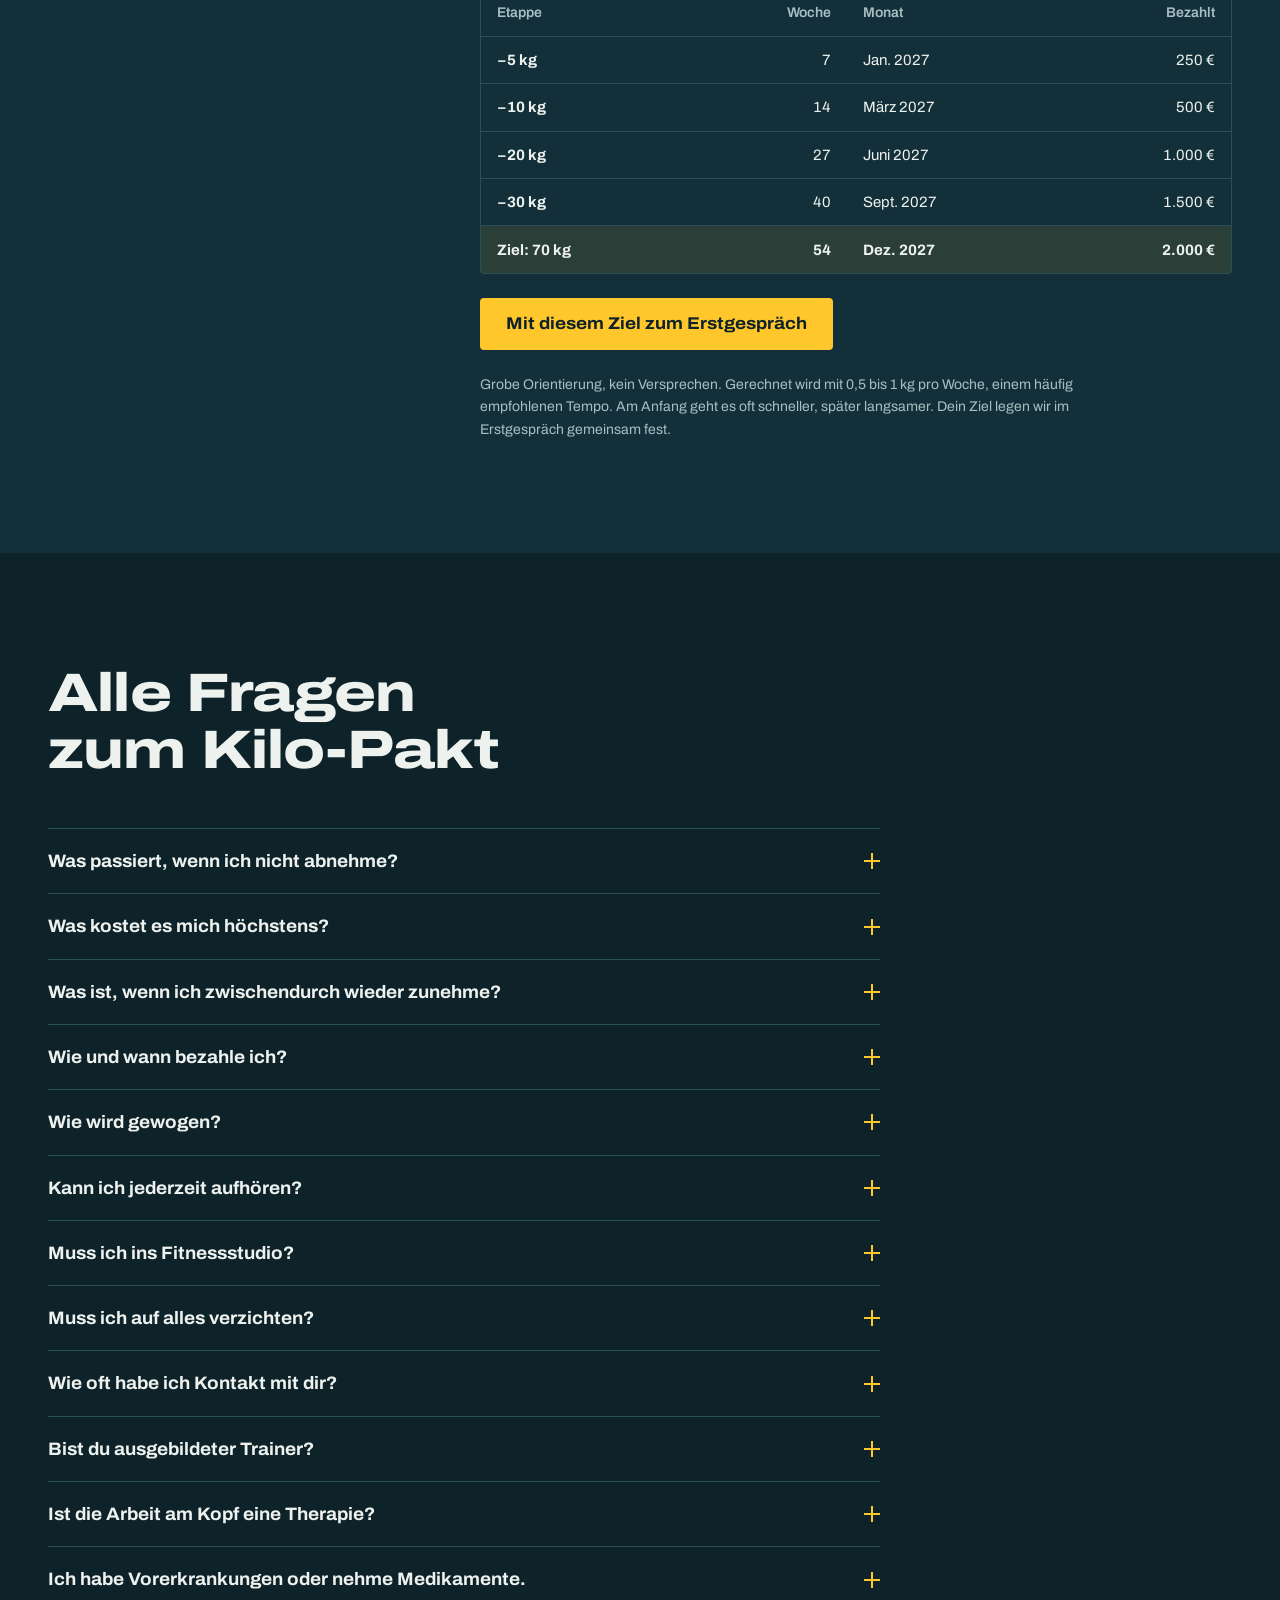
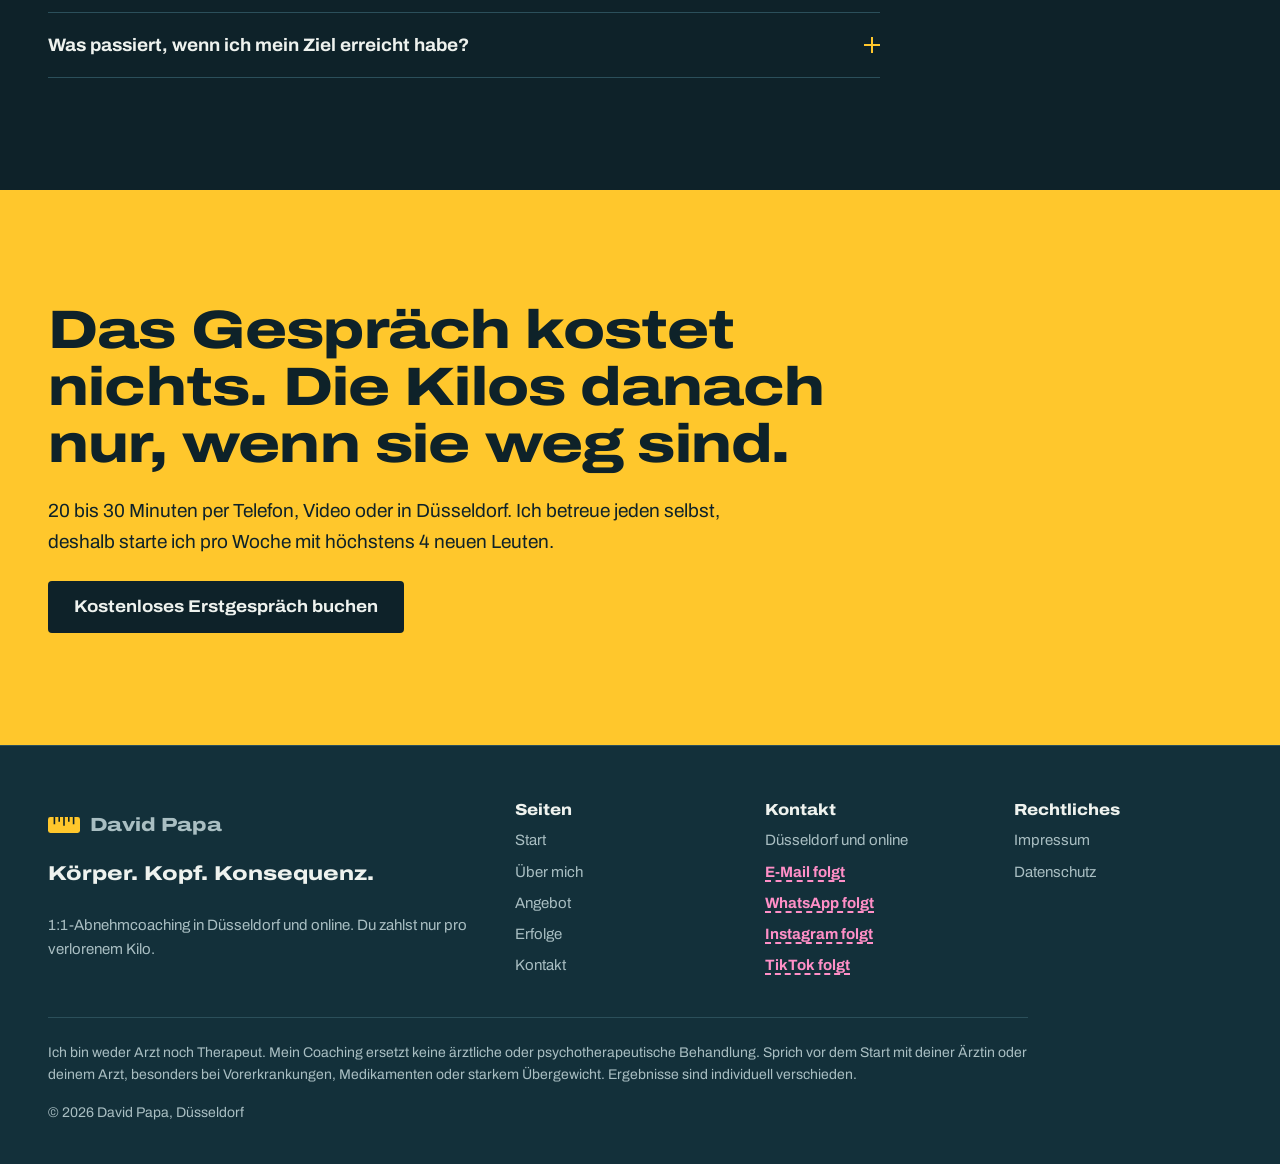
<file: angebot.html>
<!doctype html>
<html lang="de">
<head>
  <meta charset="utf-8">
  <meta name="viewport" content="width=device-width, initial-scale=1, viewport-fit=cover">
  <title>Der Kilo-Pakt – 1:1-Abnehmcoaching, bezahlt pro Kilo | David Papa</title>
  <meta name="description" content="Trainingsplan, Ernährungsplan, tägliche Begleitung und Arbeit am Kopf. Keine Grundgebühr, keine Mindestlaufzeit. Du zahlst nur pro verlorenem Kilo.">
  <!-- Vor dem Livegang entfernen, sobald Impressum und Datenschutz vollständig sind -->
  <meta name="robots" content="noindex, nofollow">
  <meta name="theme-color" content="#0e2229">
  <meta property="og:type" content="website">
  <meta property="og:locale" content="de_DE">
  <meta property="og:site_name" content="David Papa">
  <meta property="og:title" content="Der Kilo-Pakt: Du zahlst nur pro verlorenem Kilo.">
  <meta property="og:description" content="Trainingsplan, Ernährungsplan, tägliche Begleitung und Arbeit am Kopf. Keine Grundgebühr, keine Mindestlaufzeit. Du zahlst nur pro verlorenem Kilo.">
  <link rel="icon" href="assets/img/favicon.svg" type="image/svg+xml">
  <link rel="preload" href="assets/fonts/archivo-variable.woff2" as="font" type="font/woff2" crossorigin>
  <link rel="stylesheet" href="assets/css/style.css">
  <script>document.documentElement.classList.add("js");</script>
  <script src="assets/js/config.js" defer></script>
  <script src="assets/js/main.js" defer></script>
</head>
<body>
<a class="skip-link" href="#inhalt">Zum Inhalt springen</a>

<header class="site-header">
  <div class="wrap site-header__inner">
    <a class="brand" href="index.html" aria-label="David Papa, zur Startseite">
      <svg viewBox="0 0 40 20" aria-hidden="true"><rect width="40" height="20" rx="3"/><path d="M8 0v9M14 0v6M20 0v11M26 0v6M32 0v9" stroke-width="2"/></svg>
      David Papa
    </a>
    <nav class="site-nav" id="site-nav" aria-label="Hauptnavigation">
      <ul>
        <li><a href="index.html">Start</a></li>
        <li><a href="ueber-mich.html">Über mich</a></li>
        <li><a href="angebot.html" aria-current="page">Angebot</a></li>
        <li><a href="erfolge.html">Erfolge</a></li>
        <li><a href="kontakt.html">Kontakt</a></li>
      </ul>
    </nav>
    <div class="header-end">
      <a class="btn btn--primary btn--small header-cta" href="kontakt.html">Erstgespräch buchen</a>
      <button class="nav-toggle" type="button" aria-expanded="false" aria-controls="site-nav"><span class="nav-toggle__icon" aria-hidden="true"></span><span class="nav-toggle__label">Menü</span></button>
    </div>
  </div>
</header>

<main id="inhalt">

  <section class="page-hero" data-cta-trigger aria-labelledby="page-title">
    <div class="wrap hero__grid">
      <div class="page-hero__copy">
        <h1 id="page-title">Der Kilo-Pakt</h1>
        <p class="lead">Persönliches 1:1-Coaching bis zu deinem Zielgewicht. Du zahlst <span data-preis>50</span> € pro verlorenem Kilo und sonst nichts.</p>
        <div class="actions">
          <a class="btn btn--primary" href="kontakt.html">Kostenloses Erstgespräch buchen</a>
          <a class="text-link" href="#abrechnung">So wird abgerechnet</a>
        </div>
      </div>
      <figure class="receipt" aria-labelledby="stack-title">
        <div class="receipt__paper">
          <div class="receipt__head">
            <p class="receipt__brand" id="stack-title">Kilo-Pakt</p>
            <p class="receipt__meta">Alles, was drin ist</p>
          </div>
          <dl class="receipt__lines">
            <div class="receipt__line"><dt>Trainingsplan</dt><dd>inklusive</dd></div>
            <div class="receipt__line"><dt>Ernährungsplan, Makros</dt><dd>inklusive</dd></div>
            <div class="receipt__line"><dt>Rezepte zum Plan</dt><dd>inklusive</dd></div>
            <div class="receipt__line"><dt>Tägliche Begleitung</dt><dd>inklusive</dd></div>
            <div class="receipt__line"><dt>Wiegen und Check-in</dt><dd>jede Woche</dd></div>
            <div class="receipt__line"><dt>Kopf und Schlaf</dt><dd>inklusive</dd></div>
            <div class="receipt__line"><dt>Training vor Ort</dt><dd>nach Absprache</dd></div>
            <div class="receipt__line"><dt>Grundgebühr</dt><dd>0,00 €</dd></div>
          </dl>
          <div class="receipt__total"><span>Pro verlorenem Kilo</span><output><span data-preis>50</span>,00 €</output></div>
          <p class="receipt__foot">Kein Kilo verloren: 0,00 €</p>
          <div class="receipt__barcode" aria-hidden="true"></div>
        </div>
      </figure>
    </div>
  </section>

  <section class="section section--surface" aria-labelledby="fuer-wen-title">
    <div class="wrap">
      <div class="section__head">
        <h2 id="fuer-wen-title">Für wen der <span class="nowrap">Kilo-Pakt</span> gemacht ist</h2>
        <p class="lead">Ich arbeite mit wenigen Leuten gleichzeitig. Deshalb sage ich dir vorher klar, ob es passt.</p>
      </div>
      <div class="fit">
        <div class="fit__col">
          <h3>Passt zu dir, wenn …</h3>
          <ul class="checklist">
            <li>du 20 Kilo oder mehr verlieren willst.</li>
            <li>du schon einiges probiert hast und es diesmal durchziehen willst.</li>
            <li>du bereit bist, dich jeden Tag kurz zu melden und ehrlich zu sein.</li>
            <li>du in Düsseldorf wohnst oder online gecoacht werden willst.</li>
          </ul>
        </div>
        <div class="fit__col">
          <h3>Passt nicht, wenn …</h3>
          <ul class="checklist checklist--no">
            <li>du nur 3 Kilo bis zum Urlaub loswerden willst.</li>
            <li>du eine Pille oder einen Trick suchst.</li>
            <li>du dir nicht in die Karten schauen lassen willst.</li>
            <li>du eine Essstörung oder eine Erkrankung hast, die ärztlich begleitet werden muss. Dann sprich bitte zuerst mit deiner Ärztin oder deinem Arzt.</li>
          </ul>
        </div>
      </div>
    </div>
  </section>

  <section class="section" id="abrechnung" aria-labelledby="abrechnung-title">
    <div class="wrap stack stack--stretch" style="--gap: 3rem">
      <div class="section__head">
        <h2 id="abrechnung-title">So wird abgerechnet</h2>
        <p class="lead"><span data-preis>50</span> € pro verlorenem Kilo. Damit das für beide Seiten fair bleibt, gelten vier Regeln.</p>
      </div>
      <dl class="rules">
        <div>
          <dt>Wir wiegen gemeinsam.</dt>
          <dd>Start- und Zielgewicht legen wir beim ersten Treffen fest. Gewogen wird immer auf derselben Waage, morgens und unter denselben Bedingungen. In Düsseldorf vor Ort, sonst per Videocall.</dd>
        </div>
        <div>
          <dt>Du zahlst nur neue Tiefstwerte.</dt>
          <dd>Einmal im Monat zählt das letzte gemeinsame Wiegen. Liegst du unter deinem bisherigen Tiefstwert, zahlst du die Differenz. Gehst du zwischendurch hoch, zahlst du nichts, bis du wieder darunter bist. So wird kein Kilo doppelt berechnet.</dd>
        </div>
        <div>
          <dt>Es zählen ganze Kilos.</dt>
          <dd>Angefangene Kilos nehmen wir in den nächsten Monat mit. Du zahlst also nie für ein halbes Kilo, das am nächsten Morgen wieder drauf ist.</dd>
        </div>
        <div>
          <dt>Dein Ziel ist die Obergrenze.</dt>
          <dd>Mehr als die Kilos bis zu deinem Ziel mal <span data-preis>50</span> € zahlst du nie. Bei 30 Kilo sind das höchstens <span data-preis-mal="30">1.500 €</span>. Was du darüber hinaus verlierst, kostet nichts.</dd>
        </div>
      </dl>
      <div class="table-scroll" tabindex="0" role="region" aria-label="Abrechnungsbeispiel, seitlich scrollbar">
        <table class="data-table">
          <caption>Beispiel: Start bei 110 kg, Ziel 70 kg</caption>
          <thead>
            <tr><th scope="col">Monat</th><th scope="col" class="num">Letztes Wiegen</th><th scope="col" class="num">Bisheriger Tiefstwert</th><th scope="col" class="num">Du zahlst</th></tr>
          </thead>
          <tbody>
            <tr><th scope="row">1</th><td class="num">104 kg</td><td class="num">110 kg</td><td class="num">6 kg: <span data-preis-mal="6">300 €</span></td></tr>
            <tr><th scope="row">2</th><td class="num">101 kg</td><td class="num">104 kg</td><td class="num">3 kg: <span data-preis-mal="3">150 €</span></td></tr>
            <tr><th scope="row">3</th><td class="num">102 kg</td><td class="num">101 kg</td><td class="num">0 €</td></tr>
            <tr><th scope="row">4</th><td class="num">98 kg</td><td class="num">101 kg</td><td class="num">3 kg: <span data-preis-mal="3">150 €</span></td></tr>
            <tr class="is-highlight"><th scope="row">Nach 4 Monaten</th><td class="num" colspan="2">12 kg weniger</td><td class="num"><span data-preis-mal="12">600 €</span></td></tr>
          </tbody>
        </table>
      </div>
    </div>
  </section>

  <section class="section section--surface" aria-labelledby="vergleich-title">
    <div class="wrap">
      <div class="section__head">
        <h2 id="vergleich-title">Was du woanders zahlst</h2>
        <p class="lead">Bei fast allen Angeboten trägst du das Risiko. Im Kilo-Pakt trage ich es.</p>
      </div>
      <div class="table-scroll" tabindex="0" role="region" aria-label="Vergleich mit anderen Angeboten, seitlich scrollbar">
        <table class="data-table compare">
          <caption class="visually-hidden">Vergleich: wie andere Angebote abrechnen</caption>
          <thead>
            <tr><th scope="col">Angebot</th><th scope="col">Bezahlt wird</th><th scope="col">Wenn du nicht abnimmst</th></tr>
          </thead>
          <tbody>
            <tr><th scope="row">Personal Trainer</th><td>pro Stunde</td><td>zahlst du trotzdem</td></tr>
            <tr><th scope="row">Abnehm-App oder Online-Programm</th><td>jeden Monat</td><td>zahlst du trotzdem</td></tr>
            <tr><th scope="row">Fitnessstudio</th><td>jeden Monat, oft mit Mindestlaufzeit</td><td>zahlst du trotzdem</td></tr>
            <tr class="is-highlight"><th scope="row">Kilo-Pakt</th><td>pro verlorenem Kilo</td><td>0 €</td></tr>
          </tbody>
        </table>
      </div>
    </div>
  </section>

  <section class="section" aria-labelledby="pflichten-title">
    <div class="wrap split split--wide-right">
      <div class="section__head">
        <h2 id="pflichten-title">Deine Seite des Pakts</h2>
        <p class="lead">Ich nehme dich in die Pflicht. Das funktioniert nur, wenn du mitziehst.</p>
      </div>
      <ul class="duties">
        <li><strong>Du meldest dich jeden Tag kurz bei mir.</strong><span>Ein Foto vom Essen oder zwei Sätze reichen.</span></li>
        <li><strong>Du kommst jede Woche zum Wiegen.</strong><span>Vor Ort in Düsseldorf oder per Videocall.</span></li>
        <li><strong>Du bist ehrlich zu mir.</strong><span>Gerade an schlechten Tagen. Die gehören dazu.</span></li>
        <li><strong>Wenn du abtauchst, beende ich den Pakt.</strong><span>Wer nicht mehr reagiert, mit dem höre ich auf. Es kostet dich dann nichts weiter.</span></li>
      </ul>
    </div>
  </section>

  <section class="section section--surface" id="rechner" aria-labelledby="rechner-title">
    <div class="wrap">
      <div class="section__head">
        <h2 id="rechner-title">Rechne dein Ziel durch.</h2>
        <p class="lead">Trag dein Gewicht und dein Ziel ein. Du siehst sofort, was dich der Kilo-Pakt höchstens kostet und wie lange es bei gesundem Tempo ungefähr dauert.</p>
      </div>
      <div class="rechner" data-rechner>
        <form class="rechner__form" novalidate>
          <div class="field">
            <label for="r-start">Dein Gewicht heute</label>
            <div class="input-unit"><input id="r-start" name="start" type="number" inputmode="decimal" min="40" max="350" step="0.1" value="110" aria-describedby="r-hint"><span>kg</span></div>
          </div>
          <div class="field">
            <label for="r-ziel">Dein Zielgewicht</label>
            <div class="input-unit"><input id="r-ziel" name="ziel" type="number" inputmode="decimal" min="40" max="350" step="0.1" value="70" aria-describedby="r-hint"><span>kg</span></div>
          </div>
          <fieldset class="field">
            <legend>Dein Tempo pro Woche</legend>
            <div class="segmented">
              <input type="radio" name="tempo" id="r-tempo-1" value="0.5"><label for="r-tempo-1">Ruhig<span>0,5 kg</span></label>
              <input type="radio" name="tempo" id="r-tempo-2" value="0.75" checked><label for="r-tempo-2">Mittel<span>0,75 kg</span></label>
              <input type="radio" name="tempo" id="r-tempo-3" value="1"><label for="r-tempo-3">Zügig<span>1 kg</span></label>
            </div>
          </fieldset>
          <p class="rechner__hint" id="r-hint">Beispielwerte: 110 kg auf 70 kg. Trag deine eigenen Zahlen ein.</p>
          <p class="rechner__error" data-error role="alert" hidden></p>
        </form>

        <div class="rechner__out">
          <dl class="stats">
            <div><dt>Abnehmen</dt><dd data-out="kg">40 kg<small>von 110 auf 70 kg</small></dd></div>
            <div><dt>Kostet dich höchstens</dt><dd data-out="preis">2.000 €<small>40 × 50 € pro Kilo</small></dd></div>
            <div><dt>Dauer, ungefähr</dt><dd data-out="dauer">54 Wochen<small>also rund ein Jahr</small></dd></div>
          </dl>
          <p class="rechner__msg" data-msg hidden></p>
          <figure class="chart">
            <div class="chart__plot">
              <svg viewBox="0 0 640 300" role="img" aria-label="Verlauf deines Gewichts bis zum Ziel"></svg>
              <div class="chart__tip" data-tip hidden></div>
            </div>
            <figcaption>
              <span class="key key--line">Dein Tempo</span>
              <span class="key key--band">Spanne von 0,5 bis 1 kg pro Woche</span>
            </figcaption>
          </figure>
          <div class="table-scroll" tabindex="0" role="region" aria-label="Etappen bis zum Ziel, seitlich scrollbar">
            <table class="data-table">
              <caption>Etappen bis zum Ziel</caption>
              <thead>
                <tr><th scope="col">Etappe</th><th scope="col" class="num">Woche</th><th scope="col">Monat</th><th scope="col" class="num">Bezahlt</th></tr>
              </thead>
              <tbody data-milestones></tbody>
            </table>
          </div>
          <a class="btn btn--primary" data-cta data-base="kontakt.html" href="kontakt.html?start=110&amp;ziel=70">Mit diesem Ziel zum Erstgespräch</a>
          <p class="rechner__note">Grobe Orientierung, kein Versprechen. Gerechnet wird mit 0,5 bis 1 kg pro Woche, einem häufig empfohlenen Tempo. Am Anfang geht es oft schneller, später langsamer. Dein Ziel legen wir im Erstgespräch gemeinsam fest.</p>
        </div>
      </div>
    </div>
  </section>

  <section class="section" id="fragen" aria-labelledby="faq-title">
    <div class="wrap">
      <div class="section__head">
        <h2 id="faq-title">Alle Fragen zum <span class="nowrap">Kilo-Pakt</span></h2>
      </div>
      <div class="faq">
        <details>
          <summary>Was passiert, wenn ich nicht abnehme?</summary>
          <div class="faq__a"><p>Dann zahlst du nichts. Ich verdiene nur an Kilos, die wirklich weg sind.</p></div>
        </details>
        <details>
          <summary>Was kostet es mich höchstens?</summary>
          <div class="faq__a"><p>Die Kilos bis zu deinem Ziel mal <span data-preis>50</span> €. Bei 30 Kilo sind das <span data-preis-mal="30">1.500 €</span>. Was du darüber hinaus verlierst, kostet nichts extra.</p></div>
        </details>
        <details>
          <summary>Was ist, wenn ich zwischendurch wieder zunehme?</summary>
          <div class="faq__a"><p>Abgerechnet wird nur ein neuer Tiefstwert. Gehst du zwischendurch hoch, zahlst du erst wieder, wenn du unter deinem bisherigen Tiefstwert bist. Kein Kilo wird doppelt berechnet.</p></div>
        </details>
        <details>
          <summary>Wie und wann bezahle ich?</summary>
          <div class="faq__a"><p>Einmal im Monat per Rechnung, für die ganzen Kilos unter deinem bisherigen Tiefstwert. Eine Grundgebühr oder Vorauszahlung gibt es nicht.</p></div>
        </details>
        <details>
          <summary>Wie wird gewogen?</summary>
          <div class="faq__a"><p>Gemeinsam, einmal pro Woche, morgens und auf derselben Waage. In Düsseldorf vor Ort, sonst per Videocall.</p></div>
        </details>
        <details>
          <summary>Kann ich jederzeit aufhören?</summary>
          <div class="faq__a"><p>Ja. Eine Mindestlaufzeit gibt es nicht. Du zahlst nur, was bis dahin abgerechnet ist.</p></div>
        </details>
        <details>
          <summary>Muss ich ins Fitnessstudio?</summary>
          <div class="faq__a"><p>Nein. Wir planen dein Training so, dass es zuhause, draußen oder im Studio klappt. Wenn du in der Nähe von Düsseldorf wohnst, trainieren wir auch mal zusammen.</p></div>
        </details>
        <details>
          <summary>Muss ich auf alles verzichten?</summary>
          <div class="faq__a"><p>Nein. Dein Ernährungsplan baut auf Essen auf, das du magst. Wir suchen einen Weg, den du lange durchhältst.</p></div>
        </details>
        <details>
          <summary>Wie oft habe ich Kontakt mit dir?</summary>
          <div class="faq__a"><p>Jeden Tag kurz per Chat und einmal pro Woche ausführlich beim Wiegen. Wenn etwas ist, schreibst du mir einfach. Ich bin praktisch immer erreichbar.</p></div>
        </details>
        <details>
          <summary>Bist du ausgebildeter Trainer?</summary>
          <div class="faq__a"><p>Nein. Ich habe keine Lizenz und kein Studium in dem Bereich. Ich habe selbst abgenommen, gefühlt jedes Buch zum Thema gelesen und meiner Familie geholfen. Weil ich dir keine Urkunde zeigen kann, werde ich nur bezahlt, wenn es bei dir funktioniert.</p></div>
        </details>
        <details>
          <summary>Ist die Arbeit am Kopf eine Therapie?</summary>
          <div class="faq__a"><p>Nein. Ich arbeite mit dir an Schlaf, Selbstbild und Essverhalten, aus eigener Erfahrung. Das ersetzt keine psychotherapeutische Behandlung. Bei einer Essstörung oder Depression such dir bitte professionelle Hilfe, gern auch parallel zum Coaching.</p></div>
        </details>
        <details>
          <summary>Ich habe Vorerkrankungen oder nehme Medikamente.</summary>
          <div class="faq__a"><p>Dann sprich bitte vor dem Start mit deiner Ärztin oder deinem Arzt. Ich bin kein Mediziner, und dein Plan muss zu deiner Gesundheit passen.</p></div>
        </details>
        <details>
          <summary>Was passiert, wenn ich mein Ziel erreicht habe?</summary>
          <div class="faq__a"><p>Dann ist der Pakt erfüllt, und du zahlst nichts mehr. Wie es danach weitergeht, besprechen wir zusammen.</p></div>
        </details>
      </div>
    </div>
  </section>

  <section class="section cta-band" aria-labelledby="cta-title">
    <div class="wrap stack">
      <h2 id="cta-title">Das Gespräch kostet nichts. Die Kilos danach nur, wenn sie weg sind.</h2>
      <p>20 bis 30 Minuten per Telefon, Video oder in Düsseldorf. Ich betreue jeden selbst, deshalb starte ich pro Woche mit höchstens <span data-kapazitaet>4</span> neuen Leuten.</p>
      <a class="btn btn--dark" href="kontakt.html">Kostenloses Erstgespräch buchen</a>
    </div>
  </section>

</main>

<footer class="site-footer">
  <div class="wrap">
    <div class="footer-grid">
      <div class="footer-brand">
        <a class="brand" href="index.html" aria-label="David Papa, zur Startseite">
          <svg viewBox="0 0 40 20" aria-hidden="true"><rect width="40" height="20" rx="3"/><path d="M8 0v9M14 0v6M20 0v11M26 0v6M32 0v9" stroke-width="2"/></svg>
          David Papa
        </a>
        <p class="footer-claim">Körper. Kopf. Konsequenz.</p>
        <p>1:1-Abnehmcoaching in Düsseldorf und online. Du zahlst nur pro verlorenem Kilo.</p>
      </div>
      <div class="footer-col">
        <h2>Seiten</h2>
        <ul>
          <li><a href="index.html">Start</a></li>
          <li><a href="ueber-mich.html">Über mich</a></li>
          <li><a href="angebot.html">Angebot</a></li>
          <li><a href="erfolge.html">Erfolge</a></li>
          <li><a href="kontakt.html">Kontakt</a></li>
        </ul>
      </div>
      <div class="footer-col">
        <h2>Kontakt</h2>
        <ul>
          <li>Düsseldorf und online</li>
          <li><span class="ph">E-Mail folgt</span></li>
          <li><span class="ph">WhatsApp folgt</span></li>
          <li><span class="ph">Instagram folgt</span></li>
          <li><span class="ph">TikTok folgt</span></li>
        </ul>
      </div>
      <div class="footer-col">
        <h2>Rechtliches</h2>
        <ul>
          <li><a href="impressum.html">Impressum</a></li>
          <li><a href="datenschutz.html">Datenschutz</a></li>
        </ul>
      </div>
    </div>
    <p class="disclaimer">Ich bin weder Arzt noch Therapeut. Mein Coaching ersetzt keine ärztliche oder psychotherapeutische Behandlung. Sprich vor dem Start mit deiner Ärztin oder deinem Arzt, besonders bei Vorerkrankungen, Medikamenten oder starkem Übergewicht. Ergebnisse sind individuell verschieden.</p>
    <p class="copyright">© 2026 David Papa, Düsseldorf</p>
  </div>
</footer>

<div class="mobile-cta"><a class="btn btn--primary" href="kontakt.html">Kostenloses Erstgespräch buchen</a></div>
</body>
</html>
</file>
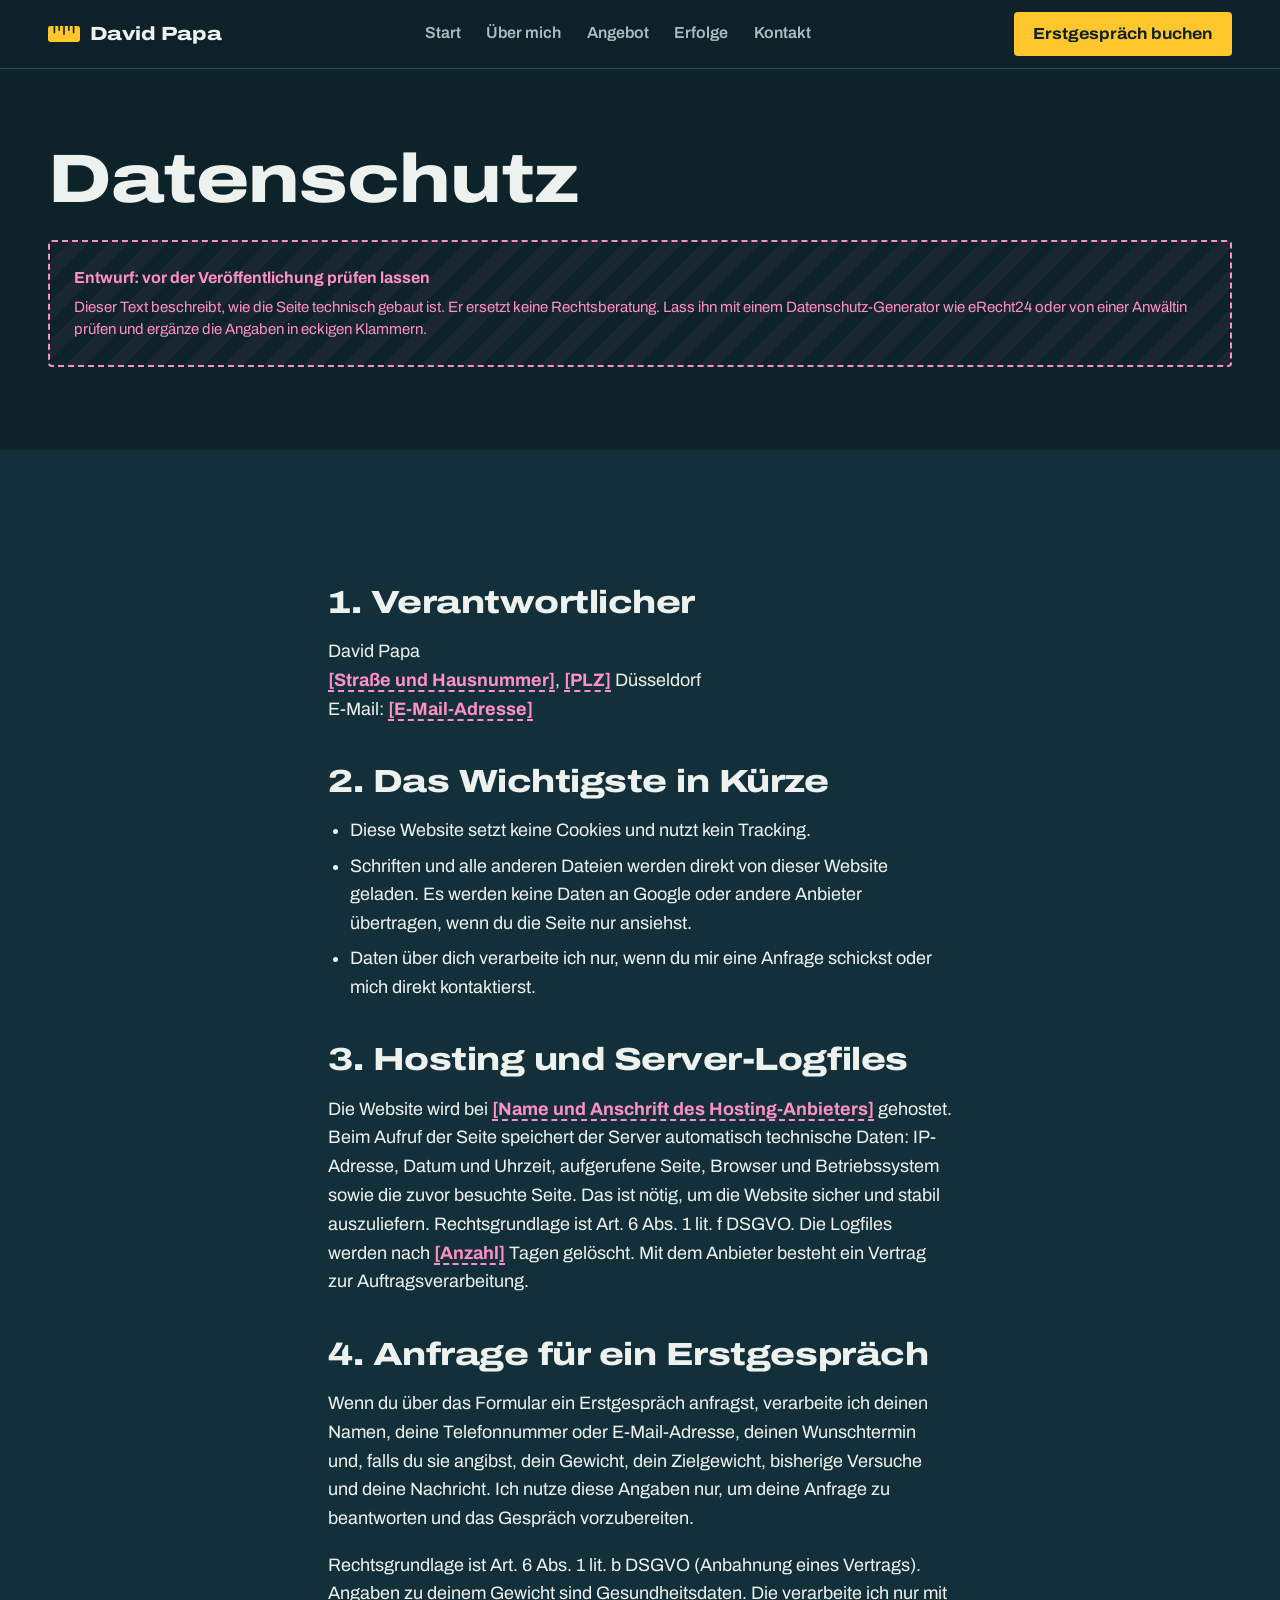
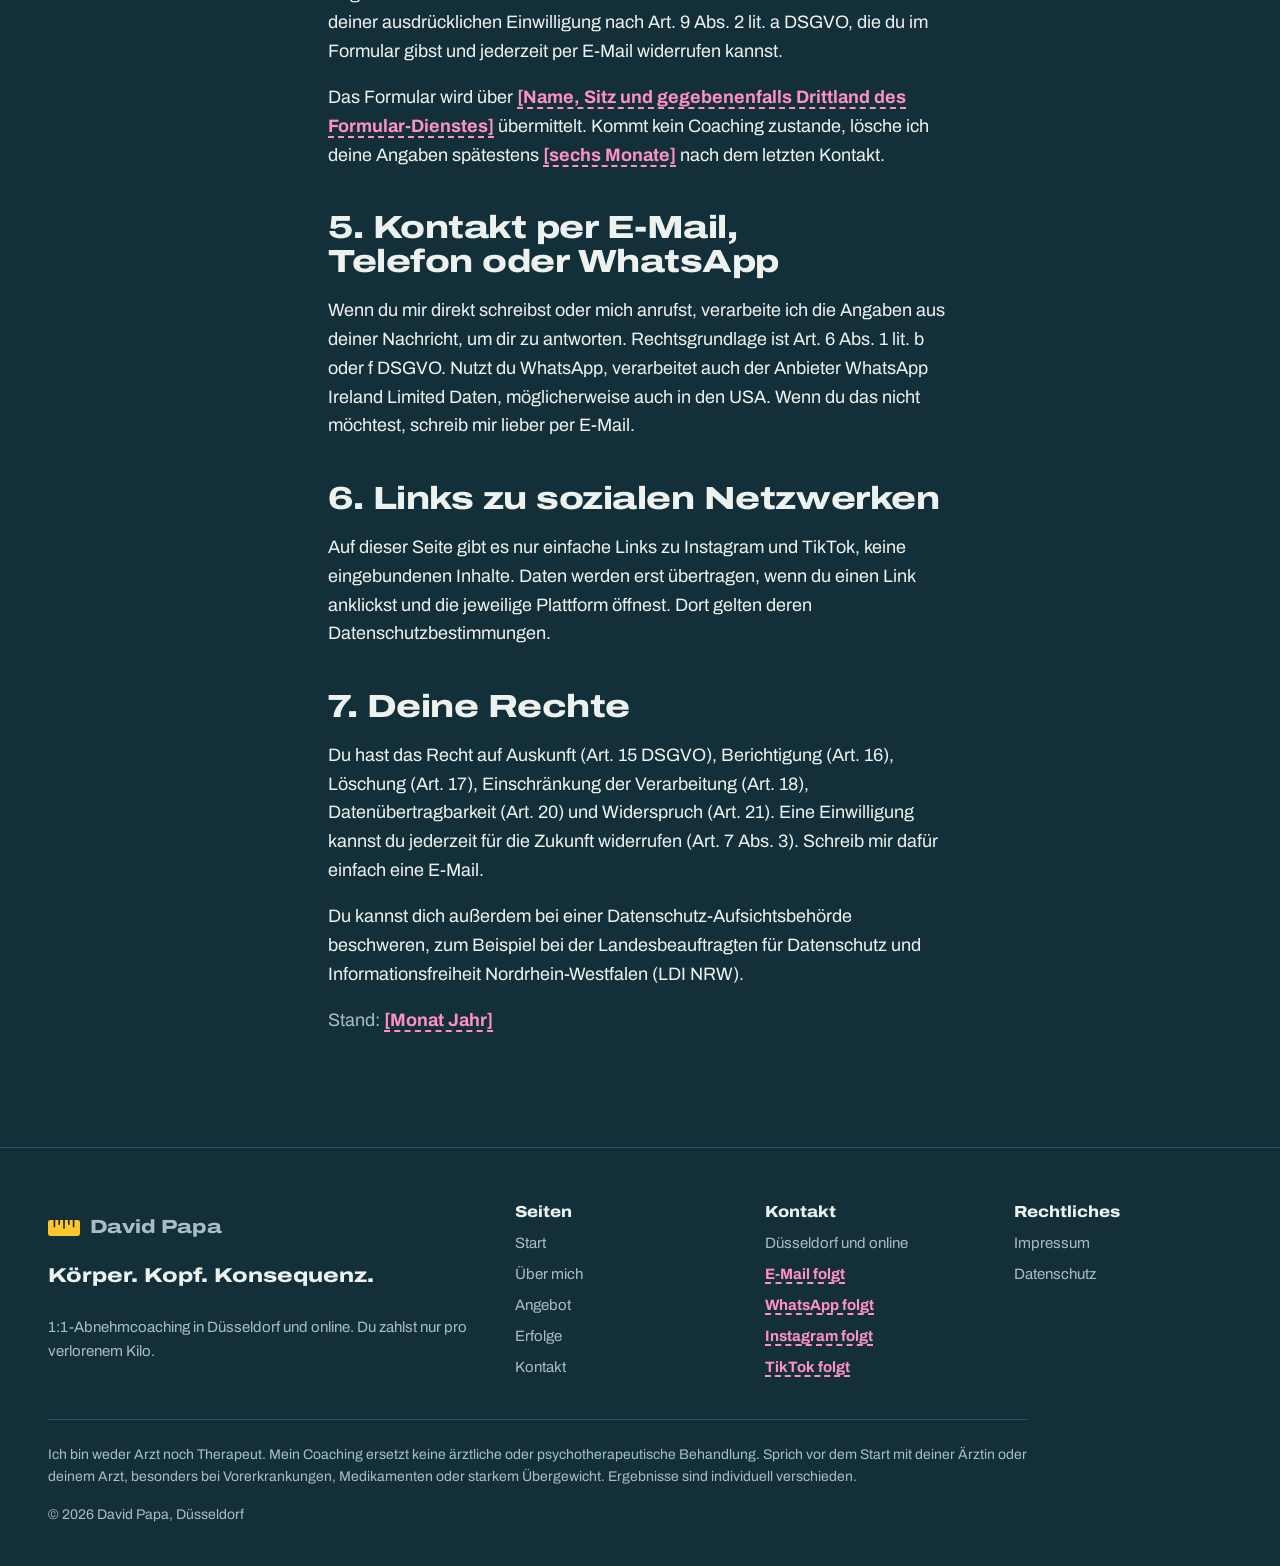
<file: datenschutz.html>
<!doctype html>
<html lang="de">
<head>
  <meta charset="utf-8">
  <meta name="viewport" content="width=device-width, initial-scale=1, viewport-fit=cover">
  <title>Datenschutz | David Papa</title>
  <meta name="description" content="Datenschutzerklärung von David Papa, Abnehm-Coaching in Düsseldorf.">
  <!-- Vor dem Livegang entfernen, sobald Impressum und Datenschutz vollständig sind -->
  <meta name="robots" content="noindex, nofollow">
  <meta name="theme-color" content="#0e2229">
  <meta property="og:type" content="website">
  <meta property="og:locale" content="de_DE">
  <meta property="og:site_name" content="David Papa">
  <meta property="og:title" content="Datenschutz">
  <meta property="og:description" content="Datenschutzerklärung von David Papa, Abnehm-Coaching in Düsseldorf.">
  <link rel="icon" href="assets/img/favicon.svg" type="image/svg+xml">
  <link rel="preload" href="assets/fonts/archivo-variable.woff2" as="font" type="font/woff2" crossorigin>
  <link rel="stylesheet" href="assets/css/style.css">
  <script>document.documentElement.classList.add("js");</script>
  <script src="assets/js/config.js" defer></script>
  <script src="assets/js/main.js" defer></script>
</head>
<body>
<a class="skip-link" href="#inhalt">Zum Inhalt springen</a>

<header class="site-header">
  <div class="wrap site-header__inner">
    <a class="brand" href="index.html" aria-label="David Papa, zur Startseite">
      <svg viewBox="0 0 40 20" aria-hidden="true"><rect width="40" height="20" rx="3"/><path d="M8 0v9M14 0v6M20 0v11M26 0v6M32 0v9" stroke-width="2"/></svg>
      David Papa
    </a>
    <nav class="site-nav" id="site-nav" aria-label="Hauptnavigation">
      <ul>
        <li><a href="index.html">Start</a></li>
        <li><a href="ueber-mich.html">Über mich</a></li>
        <li><a href="angebot.html">Angebot</a></li>
        <li><a href="erfolge.html">Erfolge</a></li>
        <li><a href="kontakt.html">Kontakt</a></li>
      </ul>
    </nav>
    <div class="header-end">
      <a class="btn btn--primary btn--small header-cta" href="kontakt.html">Erstgespräch buchen</a>
      <button class="nav-toggle" type="button" aria-expanded="false" aria-controls="site-nav"><span class="nav-toggle__icon" aria-hidden="true"></span><span class="nav-toggle__label">Menü</span></button>
    </div>
  </div>
</header>

<main id="inhalt">

  <section class="page-hero" aria-labelledby="page-title">
    <div class="wrap page-hero__copy">
      <h1 id="page-title">Datenschutz</h1>
      <div class="ph-box ph-box--left">
        <strong>Entwurf: vor der Veröffentlichung prüfen lassen</strong>
        <span>Dieser Text beschreibt, wie die Seite technisch gebaut ist. Er ersetzt keine Rechtsberatung. Lass ihn mit einem Datenschutz-Generator wie eRecht24 oder von einer Anwältin prüfen und ergänze die Angaben in eckigen Klammern.</span>
      </div>
    </div>
  </section>

  <section class="section section--surface" aria-label="Datenschutzerklärung">
    <div class="wrap prose">
      <h2>1. Verantwortlicher</h2>
      <p>David Papa<br>
        <mark class="ph">[Straße und Hausnummer]</mark>, <mark class="ph">[PLZ]</mark> Düsseldorf<br>
        E-Mail: <mark class="ph">[E-Mail-Adresse]</mark></p>

      <h2>2. Das Wichtigste in Kürze</h2>
      <ul>
        <li>Diese Website setzt keine Cookies und nutzt kein Tracking.</li>
        <li>Schriften und alle anderen Dateien werden direkt von dieser Website geladen. Es werden keine Daten an Google oder andere Anbieter übertragen, wenn du die Seite nur ansiehst.</li>
        <li>Daten über dich verarbeite ich nur, wenn du mir eine Anfrage schickst oder mich direkt kontaktierst.</li>
      </ul>

      <h2>3. Hosting und Server-Logfiles</h2>
      <p>Die Website wird bei <mark class="ph">[Name und Anschrift des Hosting-Anbieters]</mark> gehostet. Beim Aufruf der Seite speichert der Server automatisch technische Daten: IP-Adresse, Datum und Uhrzeit, aufgerufene Seite, Browser und Betriebssystem sowie die zuvor besuchte Seite. Das ist nötig, um die Website sicher und stabil auszuliefern. Rechtsgrundlage ist Art. 6 Abs. 1 lit. f DSGVO. Die Logfiles werden nach <mark class="ph">[Anzahl]</mark> Tagen gelöscht. Mit dem Anbieter besteht ein Vertrag zur Auftragsverarbeitung.</p>

      <h2>4. Anfrage für ein Erstgespräch</h2>
      <p>Wenn du über das Formular ein Erstgespräch anfragst, verarbeite ich deinen Namen, deine Telefonnummer oder E-Mail-Adresse, deinen Wunschtermin und, falls du sie angibst, dein Gewicht, dein Zielgewicht, bisherige Versuche und deine Nachricht. Ich nutze diese Angaben nur, um deine Anfrage zu beantworten und das Gespräch vorzubereiten.</p>
      <p>Rechtsgrundlage ist Art. 6 Abs. 1 lit. b DSGVO (Anbahnung eines Vertrags). Angaben zu deinem Gewicht sind Gesundheitsdaten. Die verarbeite ich nur mit deiner ausdrücklichen Einwilligung nach Art. 9 Abs. 2 lit. a DSGVO, die du im Formular gibst und jederzeit per E-Mail widerrufen kannst.</p>
      <p>Das Formular wird über <mark class="ph">[Name, Sitz und gegebenenfalls Drittland des Formular-Dienstes]</mark> übermittelt. Kommt kein Coaching zustande, lösche ich deine Angaben spätestens <mark class="ph">[sechs Monate]</mark> nach dem letzten Kontakt.</p>

      <h2>5. Kontakt per E-Mail, Telefon oder WhatsApp</h2>
      <p>Wenn du mir direkt schreibst oder mich anrufst, verarbeite ich die Angaben aus deiner Nachricht, um dir zu antworten. Rechtsgrundlage ist Art. 6 Abs. 1 lit. b oder f DSGVO. Nutzt du WhatsApp, verarbeitet auch der Anbieter WhatsApp Ireland Limited Daten, möglicherweise auch in den USA. Wenn du das nicht möchtest, schreib mir lieber per E-Mail.</p>

      <h2>6. Links zu sozialen Netzwerken</h2>
      <p>Auf dieser Seite gibt es nur einfache Links zu Instagram und TikTok, keine eingebundenen Inhalte. Daten werden erst übertragen, wenn du einen Link anklickst und die jeweilige Plattform öffnest. Dort gelten deren Datenschutzbestimmungen.</p>

      <h2>7. Deine Rechte</h2>
      <p>Du hast das Recht auf Auskunft (Art. 15 DSGVO), Berichtigung (Art. 16), Löschung (Art. 17), Einschränkung der Verarbeitung (Art. 18), Datenübertragbarkeit (Art. 20) und Widerspruch (Art. 21). Eine Einwilligung kannst du jederzeit für die Zukunft widerrufen (Art. 7 Abs. 3). Schreib mir dafür einfach eine E-Mail.</p>
      <p>Du kannst dich außerdem bei einer Datenschutz-Aufsichtsbehörde beschweren, zum Beispiel bei der Landesbeauftragten für Datenschutz und Informationsfreiheit Nordrhein-Westfalen (LDI NRW).</p>

      <p class="muted">Stand: <mark class="ph">[Monat Jahr]</mark></p>
    </div>
  </section>

</main>

<footer class="site-footer">
  <div class="wrap">
    <div class="footer-grid">
      <div class="footer-brand">
        <a class="brand" href="index.html" aria-label="David Papa, zur Startseite">
          <svg viewBox="0 0 40 20" aria-hidden="true"><rect width="40" height="20" rx="3"/><path d="M8 0v9M14 0v6M20 0v11M26 0v6M32 0v9" stroke-width="2"/></svg>
          David Papa
        </a>
        <p class="footer-claim">Körper. Kopf. Konsequenz.</p>
        <p>1:1-Abnehmcoaching in Düsseldorf und online. Du zahlst nur pro verlorenem Kilo.</p>
      </div>
      <div class="footer-col">
        <h2>Seiten</h2>
        <ul>
          <li><a href="index.html">Start</a></li>
          <li><a href="ueber-mich.html">Über mich</a></li>
          <li><a href="angebot.html">Angebot</a></li>
          <li><a href="erfolge.html">Erfolge</a></li>
          <li><a href="kontakt.html">Kontakt</a></li>
        </ul>
      </div>
      <div class="footer-col">
        <h2>Kontakt</h2>
        <ul>
          <li>Düsseldorf und online</li>
          <li><span class="ph">E-Mail folgt</span></li>
          <li><span class="ph">WhatsApp folgt</span></li>
          <li><span class="ph">Instagram folgt</span></li>
          <li><span class="ph">TikTok folgt</span></li>
        </ul>
      </div>
      <div class="footer-col">
        <h2>Rechtliches</h2>
        <ul>
          <li><a href="impressum.html">Impressum</a></li>
          <li><a href="datenschutz.html">Datenschutz</a></li>
        </ul>
      </div>
    </div>
    <p class="disclaimer">Ich bin weder Arzt noch Therapeut. Mein Coaching ersetzt keine ärztliche oder psychotherapeutische Behandlung. Sprich vor dem Start mit deiner Ärztin oder deinem Arzt, besonders bei Vorerkrankungen, Medikamenten oder starkem Übergewicht. Ergebnisse sind individuell verschieden.</p>
    <p class="copyright">© 2026 David Papa, Düsseldorf</p>
  </div>
</footer>

</body>
</html>
</file>
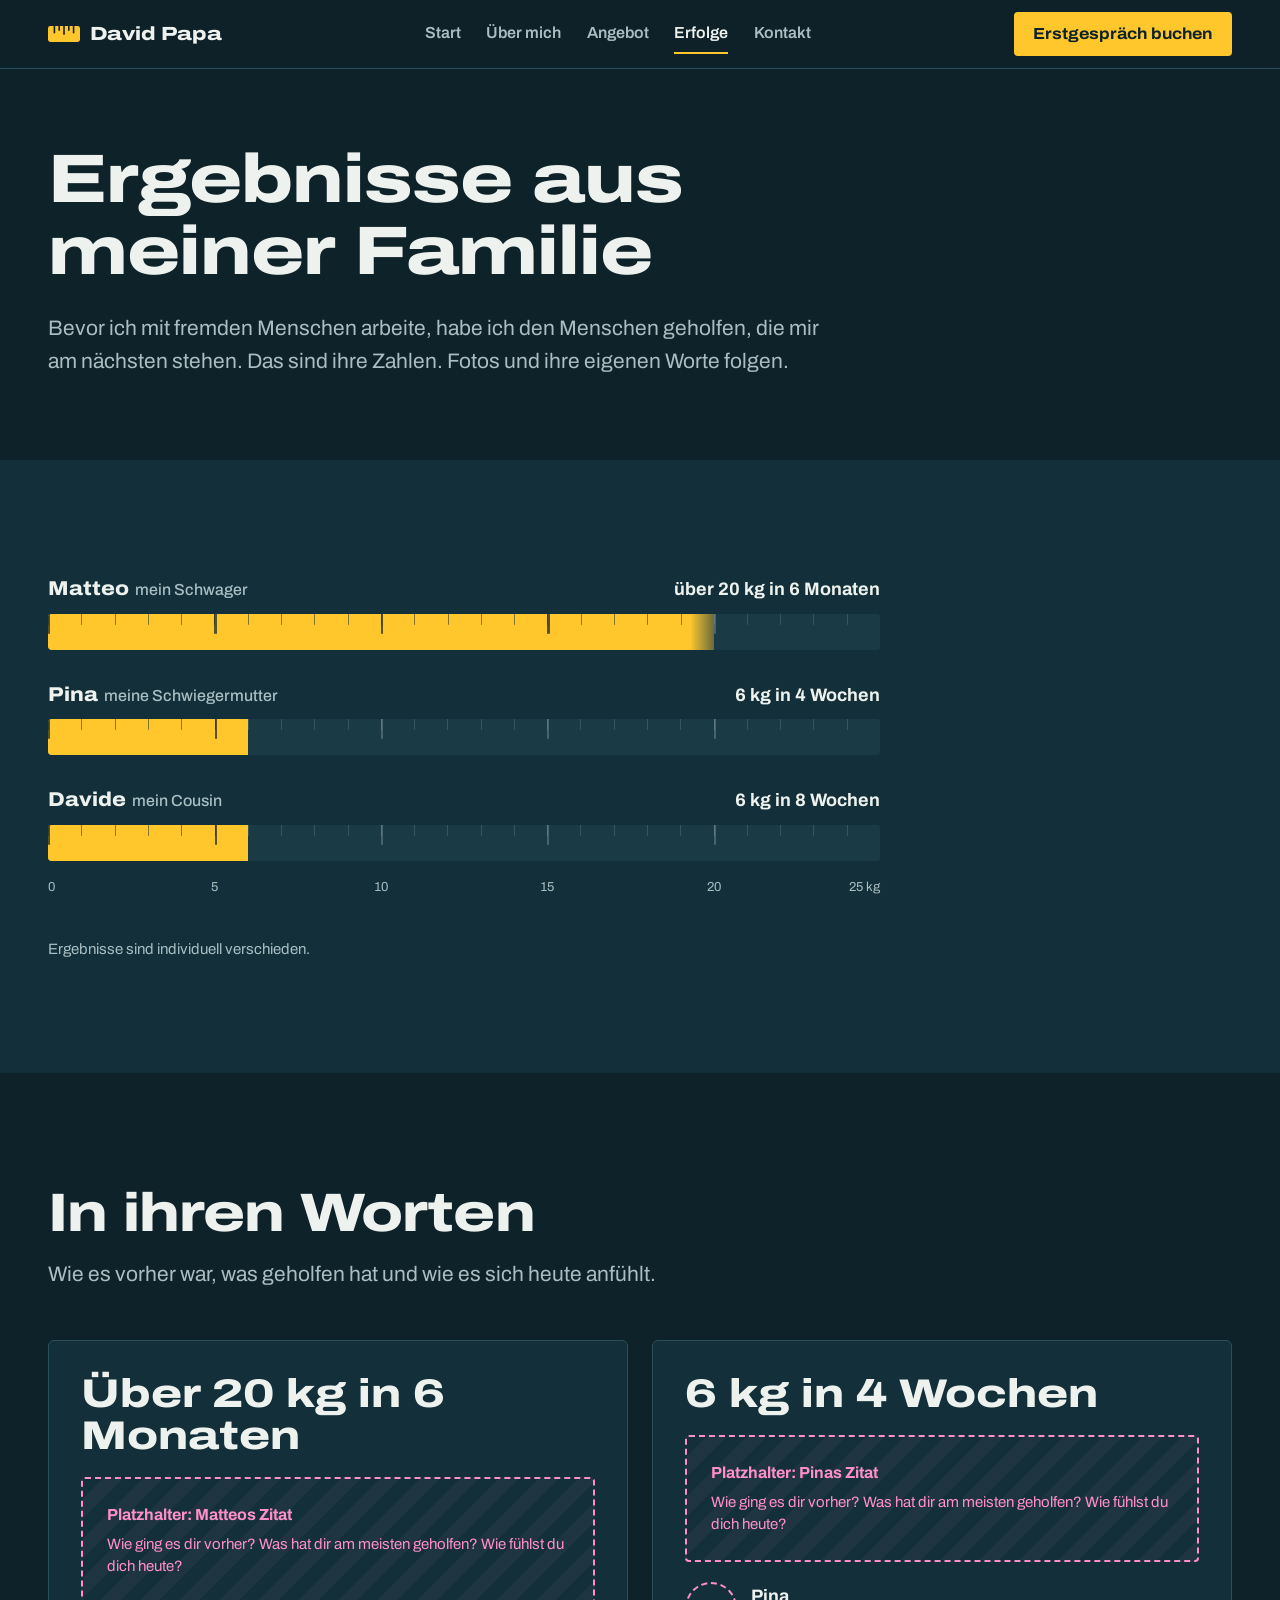
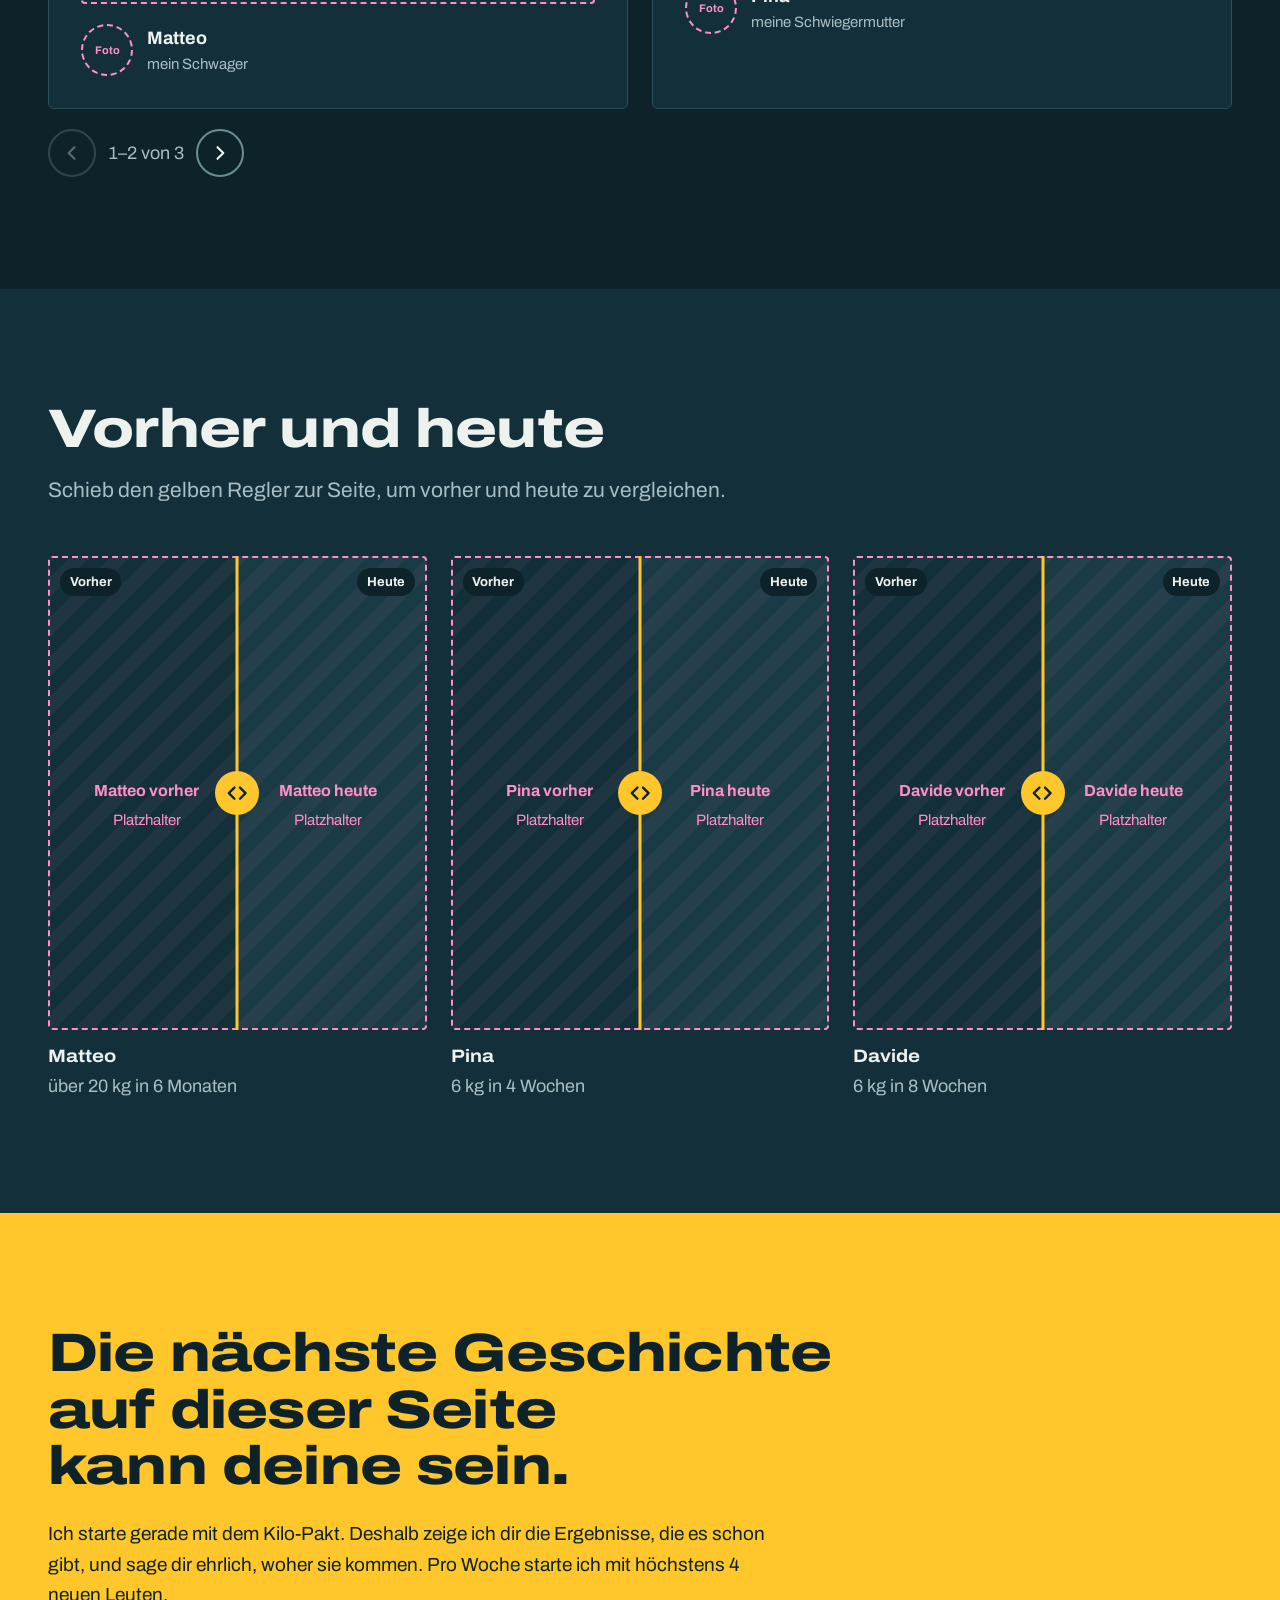
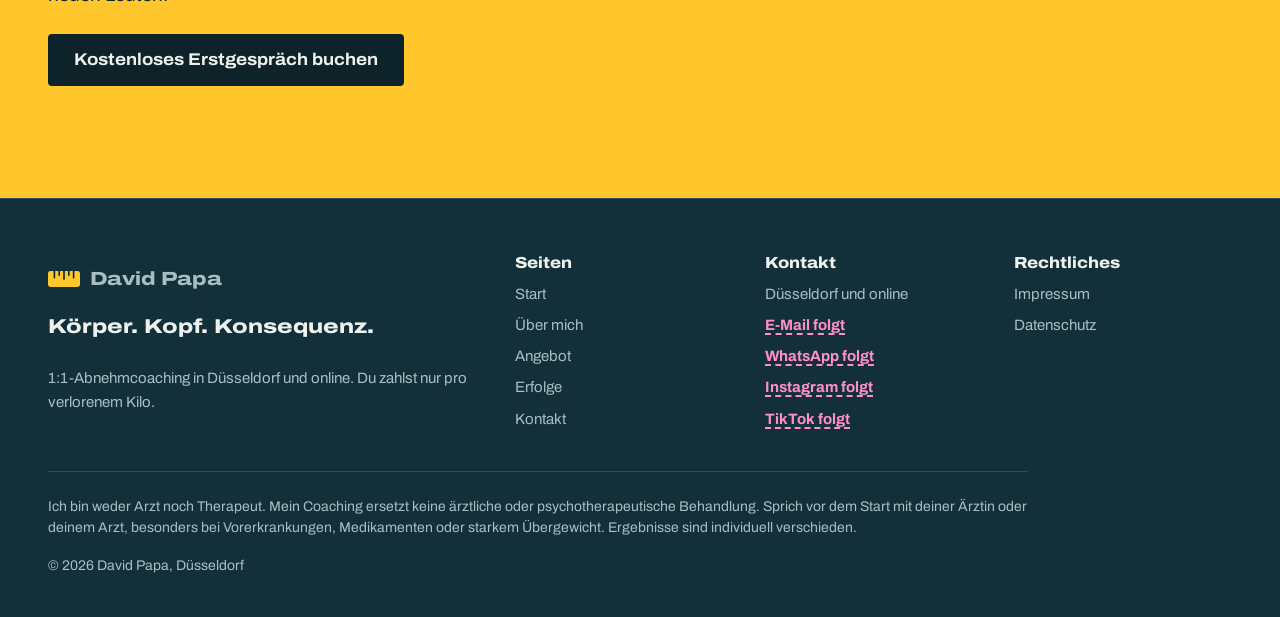
<file: erfolge.html>
<!doctype html>
<html lang="de">
<head>
  <meta charset="utf-8">
  <meta name="viewport" content="width=device-width, initial-scale=1, viewport-fit=cover">
  <title>Erfolge – erste Ergebnisse | David Papa</title>
  <meta name="description" content="Matteo hat in sechs Monaten über 20 Kilo verloren, Pina in vier Wochen 6 Kilo, Davide in acht Wochen 6 Kilo.">
  <!-- Vor dem Livegang entfernen, sobald Impressum und Datenschutz vollständig sind -->
  <meta name="robots" content="noindex, nofollow">
  <meta name="theme-color" content="#0e2229">
  <meta property="og:type" content="website">
  <meta property="og:locale" content="de_DE">
  <meta property="og:site_name" content="David Papa">
  <meta property="og:title" content="Ergebnisse aus meiner Familie">
  <meta property="og:description" content="Matteo hat in sechs Monaten über 20 Kilo verloren, Pina in vier Wochen 6 Kilo, Davide in acht Wochen 6 Kilo.">
  <link rel="icon" href="assets/img/favicon.svg" type="image/svg+xml">
  <link rel="preload" href="assets/fonts/archivo-variable.woff2" as="font" type="font/woff2" crossorigin>
  <link rel="stylesheet" href="assets/css/style.css">
  <script>document.documentElement.classList.add("js");</script>
  <script src="assets/js/config.js" defer></script>
  <script src="assets/js/main.js" defer></script>
</head>
<body>
<a class="skip-link" href="#inhalt">Zum Inhalt springen</a>

<header class="site-header">
  <div class="wrap site-header__inner">
    <a class="brand" href="index.html" aria-label="David Papa, zur Startseite">
      <svg viewBox="0 0 40 20" aria-hidden="true"><rect width="40" height="20" rx="3"/><path d="M8 0v9M14 0v6M20 0v11M26 0v6M32 0v9" stroke-width="2"/></svg>
      David Papa
    </a>
    <nav class="site-nav" id="site-nav" aria-label="Hauptnavigation">
      <ul>
        <li><a href="index.html">Start</a></li>
        <li><a href="ueber-mich.html">Über mich</a></li>
        <li><a href="angebot.html">Angebot</a></li>
        <li><a href="erfolge.html" aria-current="page">Erfolge</a></li>
        <li><a href="kontakt.html">Kontakt</a></li>
      </ul>
    </nav>
    <div class="header-end">
      <a class="btn btn--primary btn--small header-cta" href="kontakt.html">Erstgespräch buchen</a>
      <button class="nav-toggle" type="button" aria-expanded="false" aria-controls="site-nav"><span class="nav-toggle__icon" aria-hidden="true"></span><span class="nav-toggle__label">Menü</span></button>
    </div>
  </div>
</header>

<main id="inhalt">

  <section class="page-hero" data-cta-trigger aria-labelledby="page-title">
    <div class="wrap page-hero__copy">
      <h1 id="page-title">Ergebnisse aus meiner Familie</h1>
      <p class="lead">Bevor ich mit fremden Menschen arbeite, habe ich den Menschen geholfen, die mir am nächsten stehen. Das sind ihre Zahlen. Fotos und ihre eigenen Worte folgen.</p>
    </div>
  </section>

  <section class="section section--surface" aria-labelledby="zahlen-title">
    <div class="wrap stack" style="--gap: 2.5rem">
      <h2 id="zahlen-title" class="visually-hidden">Verlorene Kilos im Vergleich</h2>
      <ul class="tapes">
        <li class="tape-row">
          <div class="tape-row__head">
            <span class="tape-row__name">Matteo<span class="tape-row__rel">mein Schwager</span></span>
            <span class="tape-row__value">über 20 kg in 6 Monaten</span>
          </div>
          <div class="tape" style="--kg: 20" aria-hidden="true"><div class="tape__fill tape__fill--more"></div></div>
        </li>
        <li class="tape-row">
          <div class="tape-row__head">
            <span class="tape-row__name">Pina<span class="tape-row__rel">meine Schwiegermutter</span></span>
            <span class="tape-row__value">6 kg in 4 Wochen</span>
          </div>
          <div class="tape" style="--kg: 6" aria-hidden="true"><div class="tape__fill"></div></div>
        </li>
        <li class="tape-row">
          <div class="tape-row__head">
            <span class="tape-row__name">Davide<span class="tape-row__rel">mein Cousin</span></span>
            <span class="tape-row__value">6 kg in 8 Wochen</span>
          </div>
          <div class="tape" style="--kg: 6" aria-hidden="true"><div class="tape__fill"></div></div>
        </li>
        <li class="tape-scale" aria-hidden="true">
          <span style="left: 0%">0</span><span style="left: 20%">5</span><span style="left: 40%">10</span><span style="left: 60%">15</span><span style="left: 80%">20</span><span style="left: 100%">25 kg</span>
        </li>
      </ul>
      <p class="small muted">Ergebnisse sind individuell verschieden.</p>
    </div>
  </section>

  <section class="section" aria-labelledby="stimmen-title">
    <div class="wrap">
      <div class="section__head">
        <h2 id="stimmen-title">In ihren Worten</h2>
        <p class="lead">Wie es vorher war, was geholfen hat und wie es sich heute anfühlt.</p>
      </div>
      <div class="carousel" data-carousel aria-roledescription="Karussell" aria-label="Stimmen aus meiner Familie">
        <div class="carousel__track" data-track tabindex="0" role="region" aria-label="Stimmen, seitlich scrollbar">
          <article class="slide" aria-roledescription="Folie" aria-label="1 von 3: Matteo">
            <p class="slide__result">Über 20 kg in 6 Monaten</p>
            <blockquote class="ph-box ph-box--left">
              <strong>Platzhalter: Matteos Zitat</strong>
              <span>Wie ging es dir vorher? Was hat dir am meisten geholfen? Wie fühlst du dich heute?</span>
            </blockquote>
            <div class="slide__who">
              <span class="slide__avatar">Foto</span>
              <div><p class="slide__name">Matteo</p><p class="slide__rel">mein Schwager</p></div>
            </div>
          </article>
          <article class="slide" aria-roledescription="Folie" aria-label="2 von 3: Pina">
            <p class="slide__result">6 kg in 4 Wochen</p>
            <blockquote class="ph-box ph-box--left">
              <strong>Platzhalter: Pinas Zitat</strong>
              <span>Wie ging es dir vorher? Was hat dir am meisten geholfen? Wie fühlst du dich heute?</span>
            </blockquote>
            <div class="slide__who">
              <span class="slide__avatar">Foto</span>
              <div><p class="slide__name">Pina</p><p class="slide__rel">meine Schwiegermutter</p></div>
            </div>
          </article>
          <article class="slide" aria-roledescription="Folie" aria-label="3 von 3: Davide">
            <p class="slide__result">6 kg in 8 Wochen</p>
            <blockquote class="ph-box ph-box--left">
              <strong>Platzhalter: Davides Zitat</strong>
              <span>Wie ging es dir vorher? Was hat dir am meisten geholfen? Wie fühlst du dich heute?</span>
            </blockquote>
            <div class="slide__who">
              <span class="slide__avatar">Foto</span>
              <div><p class="slide__name">Davide</p><p class="slide__rel">mein Cousin</p></div>
            </div>
          </article>
        </div>
        <div class="carousel__controls">
          <button class="icon-btn" type="button" data-prev aria-label="Vorherige Stimme"><svg viewBox="0 0 24 24" fill="none" stroke="currentColor" stroke-width="2.5" stroke-linecap="round" stroke-linejoin="round" aria-hidden="true"><path d="M15 5l-7 7 7 7"/></svg></button>
          <span class="carousel__status" data-status aria-live="polite">1 von 3</span>
          <button class="icon-btn" type="button" data-next aria-label="Nächste Stimme"><svg viewBox="0 0 24 24" fill="none" stroke="currentColor" stroke-width="2.5" stroke-linecap="round" stroke-linejoin="round" aria-hidden="true"><path d="M9 5l7 7-7 7"/></svg></button>
        </div>
      </div>
    </div>
  </section>

  <section class="section section--surface" aria-labelledby="vorher-title">
    <div class="wrap">
      <div class="section__head">
        <h2 id="vorher-title">Vorher und heute</h2>
        <p class="lead">Schieb den gelben Regler zur Seite, um vorher und heute zu vergleichen.</p>
      </div>
      <div class="ba-grid">
        <figure class="ba-card">
          <div class="ba" data-ba>
            <div class="ba__layer ba__layer--before"><div class="ph-box"><strong>Matteo vorher</strong>Platzhalter</div></div>
            <div class="ba__layer ba__layer--after"><div class="ph-box"><strong>Matteo heute</strong>Platzhalter</div></div>
            <span class="ba__tag ba__tag--before">Vorher</span>
            <span class="ba__tag ba__tag--after">Heute</span>
            <input class="ba__range" type="range" min="0" max="100" value="50" aria-label="Matteo vorher und heute vergleichen">
            <span class="ba__divider" aria-hidden="true"></span>
            <span class="ba__knob" aria-hidden="true"><svg viewBox="0 0 24 24" fill="none" stroke="currentColor" stroke-width="2.5" stroke-linecap="round" stroke-linejoin="round"><path d="M9 6l-6 6 6 6M15 6l6 6-6 6"/></svg></span>
          </div>
          <figcaption><strong>Matteo</strong><span class="muted">über 20 kg in 6 Monaten</span></figcaption>
        </figure>
        <figure class="ba-card">
          <div class="ba" data-ba>
            <div class="ba__layer ba__layer--before"><div class="ph-box"><strong>Pina vorher</strong>Platzhalter</div></div>
            <div class="ba__layer ba__layer--after"><div class="ph-box"><strong>Pina heute</strong>Platzhalter</div></div>
            <span class="ba__tag ba__tag--before">Vorher</span>
            <span class="ba__tag ba__tag--after">Heute</span>
            <input class="ba__range" type="range" min="0" max="100" value="50" aria-label="Pina vorher und heute vergleichen">
            <span class="ba__divider" aria-hidden="true"></span>
            <span class="ba__knob" aria-hidden="true"><svg viewBox="0 0 24 24" fill="none" stroke="currentColor" stroke-width="2.5" stroke-linecap="round" stroke-linejoin="round"><path d="M9 6l-6 6 6 6M15 6l6 6-6 6"/></svg></span>
          </div>
          <figcaption><strong>Pina</strong><span class="muted">6 kg in 4 Wochen</span></figcaption>
        </figure>
        <figure class="ba-card">
          <div class="ba" data-ba>
            <div class="ba__layer ba__layer--before"><div class="ph-box"><strong>Davide vorher</strong>Platzhalter</div></div>
            <div class="ba__layer ba__layer--after"><div class="ph-box"><strong>Davide heute</strong>Platzhalter</div></div>
            <span class="ba__tag ba__tag--before">Vorher</span>
            <span class="ba__tag ba__tag--after">Heute</span>
            <input class="ba__range" type="range" min="0" max="100" value="50" aria-label="Davide vorher und heute vergleichen">
            <span class="ba__divider" aria-hidden="true"></span>
            <span class="ba__knob" aria-hidden="true"><svg viewBox="0 0 24 24" fill="none" stroke="currentColor" stroke-width="2.5" stroke-linecap="round" stroke-linejoin="round"><path d="M9 6l-6 6 6 6M15 6l6 6-6 6"/></svg></span>
          </div>
          <figcaption><strong>Davide</strong><span class="muted">6 kg in 8 Wochen</span></figcaption>
        </figure>
      </div>
    </div>
  </section>

  <section class="section cta-band" aria-labelledby="cta-title">
    <div class="wrap stack">
      <h2 id="cta-title">Die nächste Geschichte auf dieser Seite kann deine sein.</h2>
      <p>Ich starte gerade mit dem Kilo-Pakt. Deshalb zeige ich dir die Ergebnisse, die es schon gibt, und sage dir ehrlich, woher sie kommen. Pro Woche starte ich mit höchstens <span data-kapazitaet>4</span> neuen Leuten.</p>
      <a class="btn btn--dark" href="kontakt.html">Kostenloses Erstgespräch buchen</a>
    </div>
  </section>

</main>

<footer class="site-footer">
  <div class="wrap">
    <div class="footer-grid">
      <div class="footer-brand">
        <a class="brand" href="index.html" aria-label="David Papa, zur Startseite">
          <svg viewBox="0 0 40 20" aria-hidden="true"><rect width="40" height="20" rx="3"/><path d="M8 0v9M14 0v6M20 0v11M26 0v6M32 0v9" stroke-width="2"/></svg>
          David Papa
        </a>
        <p class="footer-claim">Körper. Kopf. Konsequenz.</p>
        <p>1:1-Abnehmcoaching in Düsseldorf und online. Du zahlst nur pro verlorenem Kilo.</p>
      </div>
      <div class="footer-col">
        <h2>Seiten</h2>
        <ul>
          <li><a href="index.html">Start</a></li>
          <li><a href="ueber-mich.html">Über mich</a></li>
          <li><a href="angebot.html">Angebot</a></li>
          <li><a href="erfolge.html">Erfolge</a></li>
          <li><a href="kontakt.html">Kontakt</a></li>
        </ul>
      </div>
      <div class="footer-col">
        <h2>Kontakt</h2>
        <ul>
          <li>Düsseldorf und online</li>
          <li><span class="ph">E-Mail folgt</span></li>
          <li><span class="ph">WhatsApp folgt</span></li>
          <li><span class="ph">Instagram folgt</span></li>
          <li><span class="ph">TikTok folgt</span></li>
        </ul>
      </div>
      <div class="footer-col">
        <h2>Rechtliches</h2>
        <ul>
          <li><a href="impressum.html">Impressum</a></li>
          <li><a href="datenschutz.html">Datenschutz</a></li>
        </ul>
      </div>
    </div>
    <p class="disclaimer">Ich bin weder Arzt noch Therapeut. Mein Coaching ersetzt keine ärztliche oder psychotherapeutische Behandlung. Sprich vor dem Start mit deiner Ärztin oder deinem Arzt, besonders bei Vorerkrankungen, Medikamenten oder starkem Übergewicht. Ergebnisse sind individuell verschieden.</p>
    <p class="copyright">© 2026 David Papa, Düsseldorf</p>
  </div>
</footer>

<div class="mobile-cta"><a class="btn btn--primary" href="kontakt.html">Kostenloses Erstgespräch buchen</a></div>
</body>
</html>
</file>
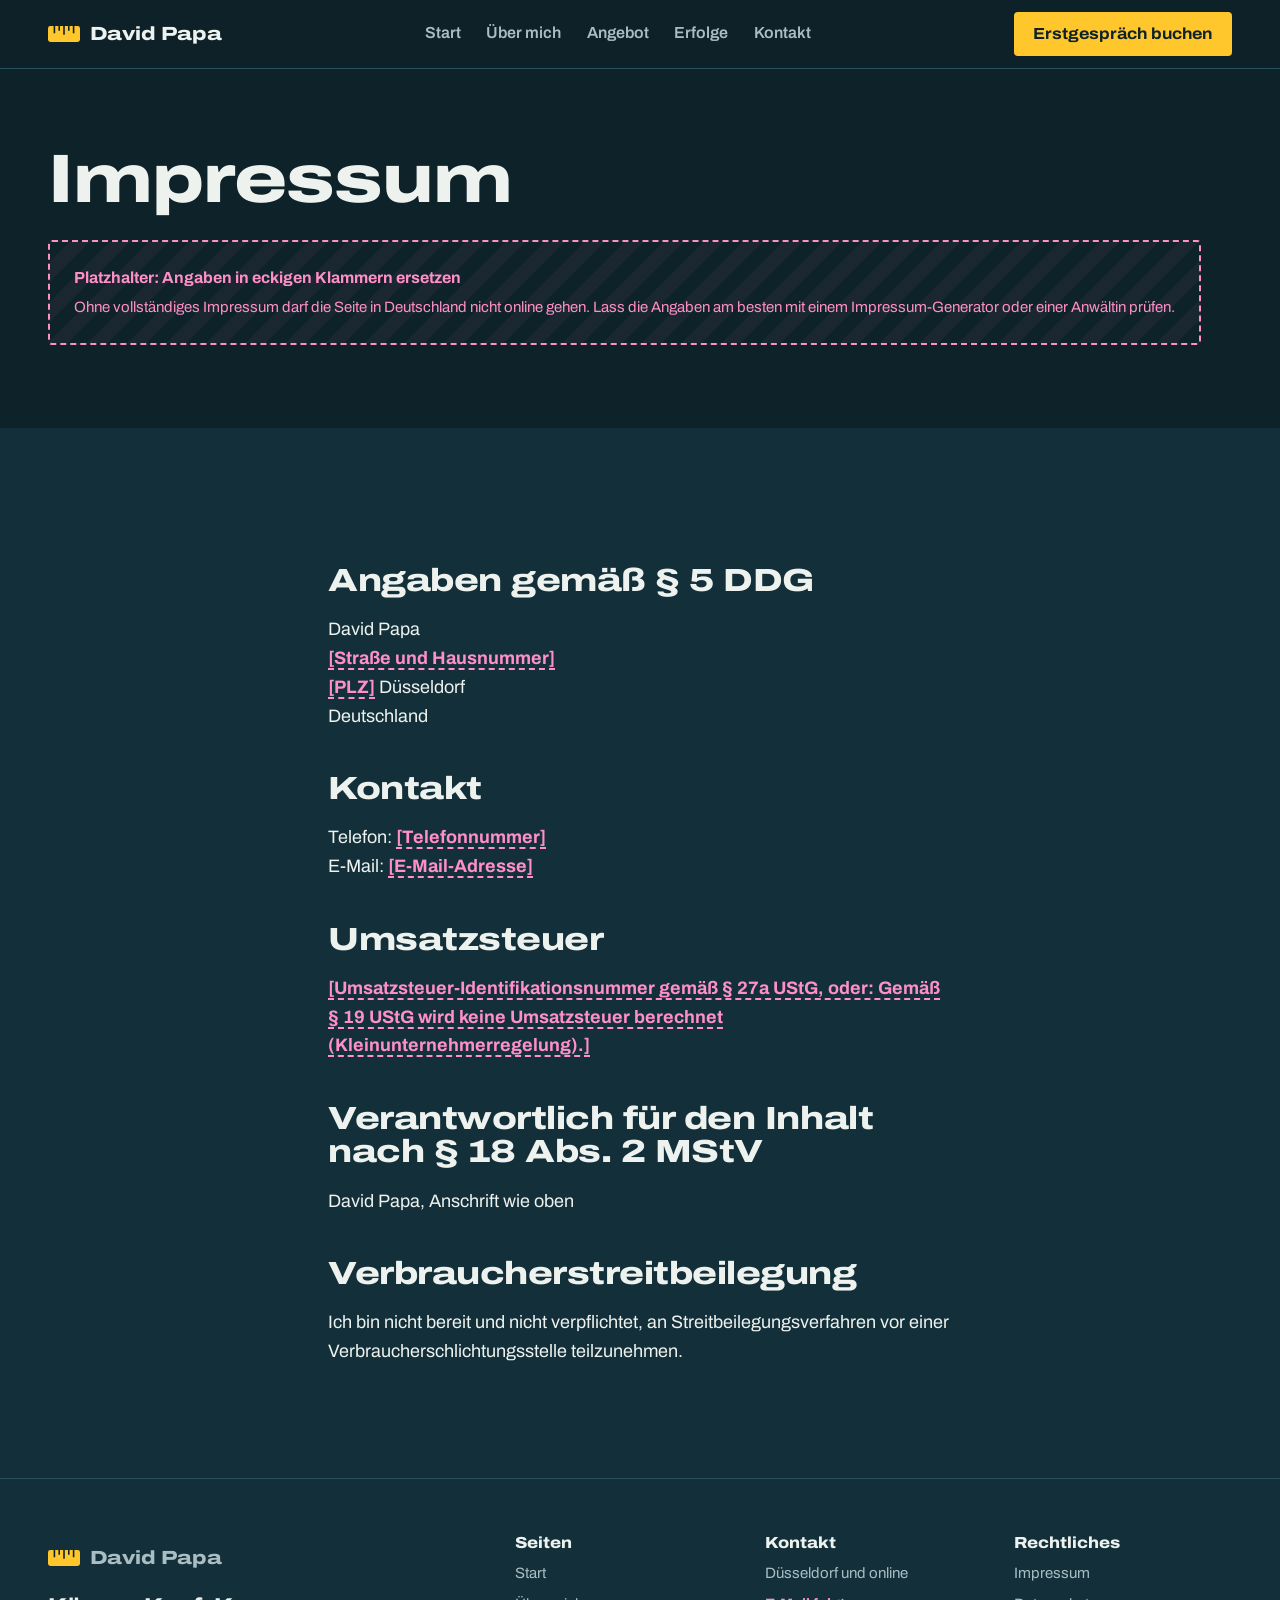
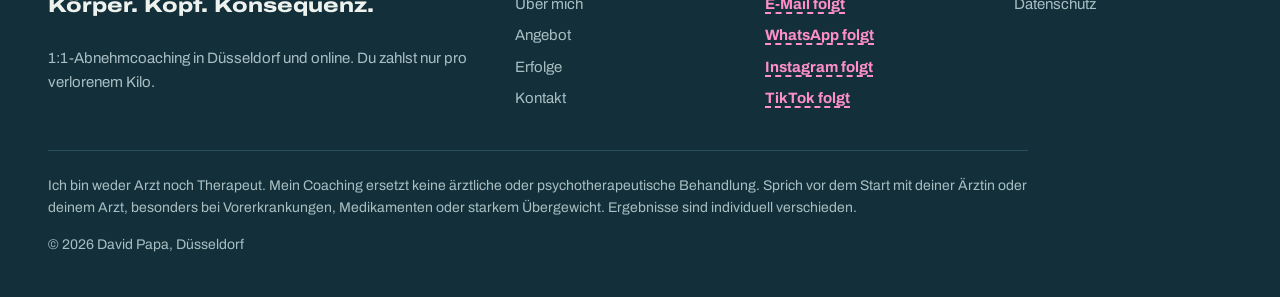
<file: impressum.html>
<!doctype html>
<html lang="de">
<head>
  <meta charset="utf-8">
  <meta name="viewport" content="width=device-width, initial-scale=1, viewport-fit=cover">
  <title>Impressum | David Papa</title>
  <meta name="description" content="Impressum von David Papa, Abnehm-Coaching in Düsseldorf.">
  <!-- Vor dem Livegang entfernen, sobald Impressum und Datenschutz vollständig sind -->
  <meta name="robots" content="noindex, nofollow">
  <meta name="theme-color" content="#0e2229">
  <meta property="og:type" content="website">
  <meta property="og:locale" content="de_DE">
  <meta property="og:site_name" content="David Papa">
  <meta property="og:title" content="Impressum">
  <meta property="og:description" content="Impressum von David Papa, Abnehm-Coaching in Düsseldorf.">
  <link rel="icon" href="assets/img/favicon.svg" type="image/svg+xml">
  <link rel="preload" href="assets/fonts/archivo-variable.woff2" as="font" type="font/woff2" crossorigin>
  <link rel="stylesheet" href="assets/css/style.css">
  <script>document.documentElement.classList.add("js");</script>
  <script src="assets/js/config.js" defer></script>
  <script src="assets/js/main.js" defer></script>
</head>
<body>
<a class="skip-link" href="#inhalt">Zum Inhalt springen</a>

<header class="site-header">
  <div class="wrap site-header__inner">
    <a class="brand" href="index.html" aria-label="David Papa, zur Startseite">
      <svg viewBox="0 0 40 20" aria-hidden="true"><rect width="40" height="20" rx="3"/><path d="M8 0v9M14 0v6M20 0v11M26 0v6M32 0v9" stroke-width="2"/></svg>
      David Papa
    </a>
    <nav class="site-nav" id="site-nav" aria-label="Hauptnavigation">
      <ul>
        <li><a href="index.html">Start</a></li>
        <li><a href="ueber-mich.html">Über mich</a></li>
        <li><a href="angebot.html">Angebot</a></li>
        <li><a href="erfolge.html">Erfolge</a></li>
        <li><a href="kontakt.html">Kontakt</a></li>
      </ul>
    </nav>
    <div class="header-end">
      <a class="btn btn--primary btn--small header-cta" href="kontakt.html">Erstgespräch buchen</a>
      <button class="nav-toggle" type="button" aria-expanded="false" aria-controls="site-nav"><span class="nav-toggle__icon" aria-hidden="true"></span><span class="nav-toggle__label">Menü</span></button>
    </div>
  </div>
</header>

<main id="inhalt">

  <section class="page-hero" aria-labelledby="page-title">
    <div class="wrap page-hero__copy">
      <h1 id="page-title">Impressum</h1>
      <div class="ph-box ph-box--left">
        <strong>Platzhalter: Angaben in eckigen Klammern ersetzen</strong>
        <span>Ohne vollständiges Impressum darf die Seite in Deutschland nicht online gehen. Lass die Angaben am besten mit einem Impressum-Generator oder einer Anwältin prüfen.</span>
      </div>
    </div>
  </section>

  <section class="section section--surface" aria-label="Angaben">
    <div class="wrap prose">
      <h2>Angaben gemäß § 5 DDG</h2>
      <p>David Papa<br>
        <mark class="ph">[Straße und Hausnummer]</mark><br>
        <mark class="ph">[PLZ]</mark> Düsseldorf<br>
        Deutschland</p>

      <h2>Kontakt</h2>
      <p>Telefon: <mark class="ph">[Telefonnummer]</mark><br>
        E-Mail: <mark class="ph">[E-Mail-Adresse]</mark></p>

      <h2>Umsatzsteuer</h2>
      <p><mark class="ph">[Umsatzsteuer-Identifikationsnummer gemäß § 27a UStG, oder: Gemäß § 19 UStG wird keine Umsatzsteuer berechnet (Kleinunternehmerregelung).]</mark></p>

      <h2>Verantwortlich für den Inhalt nach § 18 Abs. 2 MStV</h2>
      <p>David Papa, Anschrift wie oben</p>

      <h2>Verbraucherstreitbeilegung</h2>
      <p>Ich bin nicht bereit und nicht verpflichtet, an Streitbeilegungsverfahren vor einer Verbraucherschlichtungsstelle teilzunehmen.</p>
    </div>
  </section>

</main>

<footer class="site-footer">
  <div class="wrap">
    <div class="footer-grid">
      <div class="footer-brand">
        <a class="brand" href="index.html" aria-label="David Papa, zur Startseite">
          <svg viewBox="0 0 40 20" aria-hidden="true"><rect width="40" height="20" rx="3"/><path d="M8 0v9M14 0v6M20 0v11M26 0v6M32 0v9" stroke-width="2"/></svg>
          David Papa
        </a>
        <p class="footer-claim">Körper. Kopf. Konsequenz.</p>
        <p>1:1-Abnehmcoaching in Düsseldorf und online. Du zahlst nur pro verlorenem Kilo.</p>
      </div>
      <div class="footer-col">
        <h2>Seiten</h2>
        <ul>
          <li><a href="index.html">Start</a></li>
          <li><a href="ueber-mich.html">Über mich</a></li>
          <li><a href="angebot.html">Angebot</a></li>
          <li><a href="erfolge.html">Erfolge</a></li>
          <li><a href="kontakt.html">Kontakt</a></li>
        </ul>
      </div>
      <div class="footer-col">
        <h2>Kontakt</h2>
        <ul>
          <li>Düsseldorf und online</li>
          <li><span class="ph">E-Mail folgt</span></li>
          <li><span class="ph">WhatsApp folgt</span></li>
          <li><span class="ph">Instagram folgt</span></li>
          <li><span class="ph">TikTok folgt</span></li>
        </ul>
      </div>
      <div class="footer-col">
        <h2>Rechtliches</h2>
        <ul>
          <li><a href="impressum.html">Impressum</a></li>
          <li><a href="datenschutz.html">Datenschutz</a></li>
        </ul>
      </div>
    </div>
    <p class="disclaimer">Ich bin weder Arzt noch Therapeut. Mein Coaching ersetzt keine ärztliche oder psychotherapeutische Behandlung. Sprich vor dem Start mit deiner Ärztin oder deinem Arzt, besonders bei Vorerkrankungen, Medikamenten oder starkem Übergewicht. Ergebnisse sind individuell verschieden.</p>
    <p class="copyright">© 2026 David Papa, Düsseldorf</p>
  </div>
</footer>

</body>
</html>
</file>
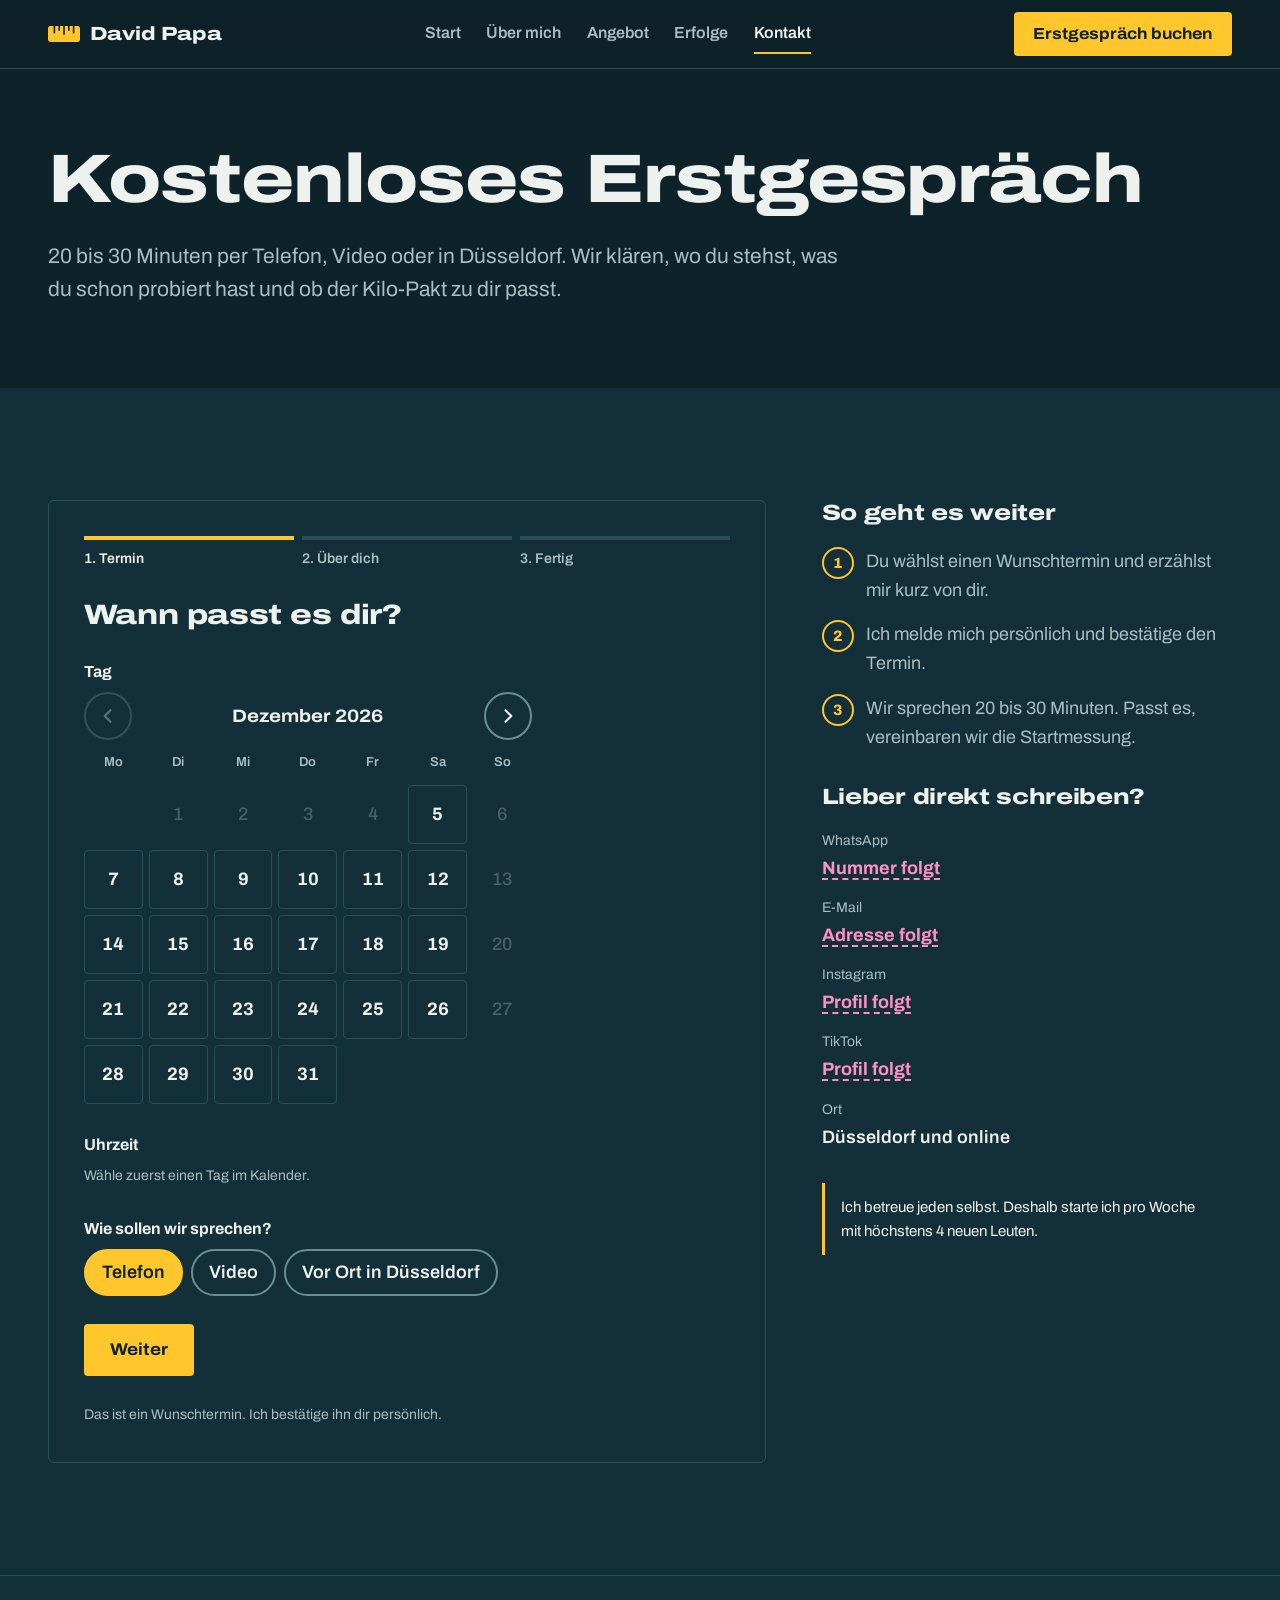
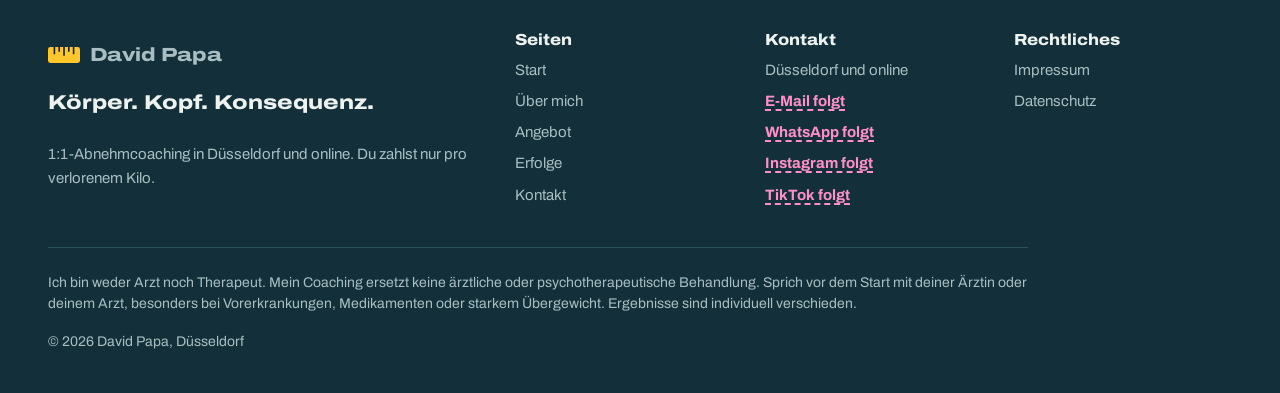
<file: kontakt.html>
<!doctype html>
<html lang="de">
<head>
  <meta charset="utf-8">
  <meta name="viewport" content="width=device-width, initial-scale=1, viewport-fit=cover">
  <title>Kostenloses Erstgespräch buchen | David Papa</title>
  <meta name="description" content="Wähle einen Wunschtermin für ein kostenloses Erstgespräch: 20 bis 30 Minuten per Telefon, Video oder in Düsseldorf.">
  <!-- Vor dem Livegang entfernen, sobald Impressum und Datenschutz vollständig sind -->
  <meta name="robots" content="noindex, nofollow">
  <meta name="theme-color" content="#0e2229">
  <meta property="og:type" content="website">
  <meta property="og:locale" content="de_DE">
  <meta property="og:site_name" content="David Papa">
  <meta property="og:title" content="Kostenloses Erstgespräch mit David Papa">
  <meta property="og:description" content="Wähle einen Wunschtermin für ein kostenloses Erstgespräch: 20 bis 30 Minuten per Telefon, Video oder in Düsseldorf.">
  <link rel="icon" href="assets/img/favicon.svg" type="image/svg+xml">
  <link rel="preload" href="assets/fonts/archivo-variable.woff2" as="font" type="font/woff2" crossorigin>
  <link rel="stylesheet" href="assets/css/style.css">
  <script>document.documentElement.classList.add("js");</script>
  <script src="assets/js/config.js" defer></script>
  <script src="assets/js/main.js" defer></script>
</head>
<body>
<a class="skip-link" href="#inhalt">Zum Inhalt springen</a>

<header class="site-header">
  <div class="wrap site-header__inner">
    <a class="brand" href="index.html" aria-label="David Papa, zur Startseite">
      <svg viewBox="0 0 40 20" aria-hidden="true"><rect width="40" height="20" rx="3"/><path d="M8 0v9M14 0v6M20 0v11M26 0v6M32 0v9" stroke-width="2"/></svg>
      David Papa
    </a>
    <nav class="site-nav" id="site-nav" aria-label="Hauptnavigation">
      <ul>
        <li><a href="index.html">Start</a></li>
        <li><a href="ueber-mich.html">Über mich</a></li>
        <li><a href="angebot.html">Angebot</a></li>
        <li><a href="erfolge.html">Erfolge</a></li>
        <li><a href="kontakt.html" aria-current="page">Kontakt</a></li>
      </ul>
    </nav>
    <div class="header-end">
      <a class="btn btn--primary btn--small header-cta" href="kontakt.html">Erstgespräch buchen</a>
      <button class="nav-toggle" type="button" aria-expanded="false" aria-controls="site-nav"><span class="nav-toggle__icon" aria-hidden="true"></span><span class="nav-toggle__label">Menü</span></button>
    </div>
  </div>
</header>

<main id="inhalt">

  <section class="page-hero" aria-labelledby="page-title">
    <div class="wrap page-hero__copy">
      <h1 id="page-title">Kostenloses Erstgespräch</h1>
      <p class="lead">20 bis 30 Minuten per Telefon, Video oder in Düsseldorf. Wir klären, wo du stehst, was du schon probiert hast und ob der Kilo-Pakt zu dir passt.</p>
    </div>
  </section>

  <section class="section section--surface" aria-label="Termin anfragen">
    <div class="wrap contact-grid">

      <form class="panel" data-booking novalidate aria-labelledby="buchung-title">
        <ol class="progress" data-progress aria-label="Fortschritt">
          <li aria-current="step">1. Termin</li>
          <li>2. Über dich</li>
          <li>3. Fertig</li>
        </ol>

        <div class="booking__step" data-step="1">
          <h2 class="booking__title" id="buchung-title" tabindex="-1" data-focus>Wann passt es dir?</h2>
          <fieldset class="field">
            <legend>Tag</legend>
            <div class="cal">
              <div class="cal__head">
                <button class="icon-btn" type="button" data-cal-prev aria-label="Vorheriger Monat"><svg viewBox="0 0 24 24" fill="none" stroke="currentColor" stroke-width="2.5" stroke-linecap="round" stroke-linejoin="round" aria-hidden="true"><path d="M15 5l-7 7 7 7"/></svg></button>
                <p class="cal__month" data-cal-month aria-live="polite">Kalender</p>
                <button class="icon-btn" type="button" data-cal-next aria-label="Nächster Monat"><svg viewBox="0 0 24 24" fill="none" stroke="currentColor" stroke-width="2.5" stroke-linecap="round" stroke-linejoin="round" aria-hidden="true"><path d="M9 5l7 7-7 7"/></svg></button>
              </div>
              <div class="cal__weekdays" aria-hidden="true"><span>Mo</span><span>Di</span><span>Mi</span><span>Do</span><span>Fr</span><span>Sa</span><span>So</span></div>
              <div class="cal__days" data-cal-days></div>
            </div>
          </fieldset>
          <fieldset class="field">
            <legend>Uhrzeit</legend>
            <div data-slots></div>
          </fieldset>
          <fieldset class="field">
            <legend>Wie sollen wir sprechen?</legend>
            <div class="chips">
              <span class="chip"><input type="radio" name="art" id="art-telefon" value="Telefon" checked><label for="art-telefon">Telefon</label></span>
              <span class="chip"><input type="radio" name="art" id="art-video" value="Video"><label for="art-video">Video</label></span>
              <span class="chip"><input type="radio" name="art" id="art-vorort" value="Vor Ort"><label for="art-vorort">Vor Ort in Düsseldorf</label></span>
            </div>
          </fieldset>
          <p class="form-error" data-error="1" role="alert" hidden></p>
          <div class="form-actions">
            <button class="btn btn--primary" type="button" data-next>Weiter</button>
          </div>
          <p class="field__hint">Das ist ein Wunschtermin. Ich bestätige ihn dir persönlich.</p>
        </div>

        <div class="booking__step" data-step="2" hidden>
          <h2 class="booking__title" tabindex="-1" data-focus>Erzähl mir kurz von dir</h2>
          <div class="field">
            <label for="b-name">Dein Name</label>
            <input class="input" id="b-name" name="name" type="text" autocomplete="name" aria-describedby="b-name-error">
            <p class="field__error" id="b-name-error" hidden></p>
          </div>
          <div class="form-row">
            <div class="field">
              <label for="b-telefon">Telefon oder WhatsApp</label>
              <input class="input" id="b-telefon" name="telefon" type="tel" autocomplete="tel" aria-describedby="b-kontakt-hint b-telefon-error">
              <p class="field__error" id="b-telefon-error" hidden></p>
            </div>
            <div class="field">
              <label for="b-email">E-Mail</label>
              <input class="input" id="b-email" name="email" type="email" autocomplete="email" aria-describedby="b-kontakt-hint b-email-error">
              <p class="field__error" id="b-email-error" hidden></p>
            </div>
          </div>
          <p class="field__hint" id="b-kontakt-hint">Eins von beiden reicht.</p>
          <div class="form-row">
            <div class="field">
              <label for="b-gewicht">Gewicht heute <span class="muted">(optional)</span></label>
              <div class="input-unit"><input id="b-gewicht" name="gewicht" type="number" inputmode="decimal" min="40" max="350" step="0.1"><span>kg</span></div>
            </div>
            <div class="field">
              <label for="b-ziel">Zielgewicht <span class="muted">(optional)</span></label>
              <div class="input-unit"><input id="b-ziel" name="ziel" type="number" inputmode="decimal" min="40" max="350" step="0.1"><span>kg</span></div>
            </div>
          </div>
          <p class="field__hint" data-prefill-hint hidden>Übernommen aus dem Ziel-Rechner.</p>
          <fieldset class="field">
            <legend>Was hast du schon probiert? <span class="muted">(optional)</span></legend>
            <div class="chips">
              <span class="chip"><input type="checkbox" name="probiert" id="p-keto" value="Keto"><label for="p-keto">Keto</label></span>
              <span class="chip"><input type="checkbox" name="probiert" id="p-paleo" value="Paleo"><label for="p-paleo">Paleo</label></span>
              <span class="chip"><input type="checkbox" name="probiert" id="p-kaum" value="Kaum essen"><label for="p-kaum">Kaum essen</label></span>
              <span class="chip"><input type="checkbox" name="probiert" id="p-nichts" value="Gar nichts essen"><label for="p-nichts">Gar nichts essen</label></span>
              <span class="chip"><input type="checkbox" name="probiert" id="p-sport" value="Viel Sport"><label for="p-sport">Viel Sport</label></span>
              <span class="chip"><input type="checkbox" name="probiert" id="p-shakes" value="Shakes"><label for="p-shakes">Shakes</label></span>
              <span class="chip"><input type="checkbox" name="probiert" id="p-apps" value="Abnehm-Apps"><label for="p-apps">Abnehm-Apps</label></span>
              <span class="chip"><input type="checkbox" name="probiert" id="p-anderes" value="Etwas anderes"><label for="p-anderes">Etwas anderes</label></span>
            </div>
          </fieldset>
          <div class="field">
            <label for="b-warum">Warum willst du gerade jetzt etwas ändern? <span class="muted">(optional)</span></label>
            <textarea class="input" id="b-warum" name="warum" rows="4"></textarea>
          </div>
          <div class="field">
            <label class="check" for="b-einwilligung">
              <input id="b-einwilligung" name="einwilligung" type="checkbox" aria-describedby="b-einwilligung-error">
              <span>Ich bin einverstanden, dass David Papa meine Angaben, auch die zu meinem Gewicht, nutzt, um meine Anfrage zu beantworten. Ich kann das jederzeit widerrufen. Mehr dazu in der <a href="datenschutz.html">Datenschutzerklärung</a>.</span>
            </label>
            <p class="field__error" id="b-einwilligung-error" hidden></p>
          </div>
          <p class="form-error" data-error="2" role="alert" hidden></p>
          <div class="form-actions">
            <button class="btn btn--primary" type="submit">Erstgespräch anfragen</button>
            <button class="btn btn--ghost" type="button" data-back>Zurück</button>
          </div>
        </div>

        <div class="booking__step booking__done" data-step="3" hidden>
          <span class="done-mark" aria-hidden="true"><svg viewBox="0 0 24 24" fill="none" stroke="currentColor" stroke-width="3" stroke-linecap="round" stroke-linejoin="round"><path d="M5 12.5l4.5 4.5L19 7.5"/></svg></span>
          <h2 class="booking__title" tabindex="-1" data-focus>Danke, <span data-done-name>du</span>.</h2>
          <p>Dein Wunschtermin: <strong data-done-when></strong>, <span data-done-art></span>. Ich melde mich persönlich bei dir und bestätige den Termin.</p>
          <p class="preview-note" data-preview hidden>Vorschau: Es wurde nichts verschickt, weil noch kein Formular-Dienst angeschlossen ist. So sieht die Bestätigung später aus.</p>
          <a class="text-link" href="index.html">Zurück zur Startseite</a>
        </div>
      </form>

      <div class="aside">
        <div class="stack">
          <h2>So geht es weiter</h2>
          <ol class="next-steps">
            <li>Du wählst einen Wunschtermin und erzählst mir kurz von dir.</li>
            <li>Ich melde mich persönlich und bestätige den Termin.</li>
            <li>Wir sprechen 20 bis 30 Minuten. Passt es, vereinbaren wir die Startmessung.</li>
          </ol>
        </div>
        <div class="stack">
          <h2>Lieber direkt schreiben?</h2>
          <dl class="contact-list">
            <div><dt>WhatsApp</dt><dd><span class="ph">Nummer folgt</span></dd></div>
            <div><dt>E-Mail</dt><dd><span class="ph">Adresse folgt</span></dd></div>
            <div><dt>Instagram</dt><dd><span class="ph">Profil folgt</span></dd></div>
            <div><dt>TikTok</dt><dd><span class="ph">Profil folgt</span></dd></div>
            <div><dt>Ort</dt><dd>Düsseldorf und online</dd></div>
          </dl>
        </div>
        <p class="rechner__msg">Ich betreue jeden selbst. Deshalb starte ich pro Woche mit höchstens <span data-kapazitaet>4</span> neuen Leuten.</p>
      </div>

    </div>
  </section>

</main>

<footer class="site-footer">
  <div class="wrap">
    <div class="footer-grid">
      <div class="footer-brand">
        <a class="brand" href="index.html" aria-label="David Papa, zur Startseite">
          <svg viewBox="0 0 40 20" aria-hidden="true"><rect width="40" height="20" rx="3"/><path d="M8 0v9M14 0v6M20 0v11M26 0v6M32 0v9" stroke-width="2"/></svg>
          David Papa
        </a>
        <p class="footer-claim">Körper. Kopf. Konsequenz.</p>
        <p>1:1-Abnehmcoaching in Düsseldorf und online. Du zahlst nur pro verlorenem Kilo.</p>
      </div>
      <div class="footer-col">
        <h2>Seiten</h2>
        <ul>
          <li><a href="index.html">Start</a></li>
          <li><a href="ueber-mich.html">Über mich</a></li>
          <li><a href="angebot.html">Angebot</a></li>
          <li><a href="erfolge.html">Erfolge</a></li>
          <li><a href="kontakt.html">Kontakt</a></li>
        </ul>
      </div>
      <div class="footer-col">
        <h2>Kontakt</h2>
        <ul>
          <li>Düsseldorf und online</li>
          <li><span class="ph">E-Mail folgt</span></li>
          <li><span class="ph">WhatsApp folgt</span></li>
          <li><span class="ph">Instagram folgt</span></li>
          <li><span class="ph">TikTok folgt</span></li>
        </ul>
      </div>
      <div class="footer-col">
        <h2>Rechtliches</h2>
        <ul>
          <li><a href="impressum.html">Impressum</a></li>
          <li><a href="datenschutz.html">Datenschutz</a></li>
        </ul>
      </div>
    </div>
    <p class="disclaimer">Ich bin weder Arzt noch Therapeut. Mein Coaching ersetzt keine ärztliche oder psychotherapeutische Behandlung. Sprich vor dem Start mit deiner Ärztin oder deinem Arzt, besonders bei Vorerkrankungen, Medikamenten oder starkem Übergewicht. Ergebnisse sind individuell verschieden.</p>
    <p class="copyright">© 2026 David Papa, Düsseldorf</p>
  </div>
</footer>

</body>
</html>
</file>
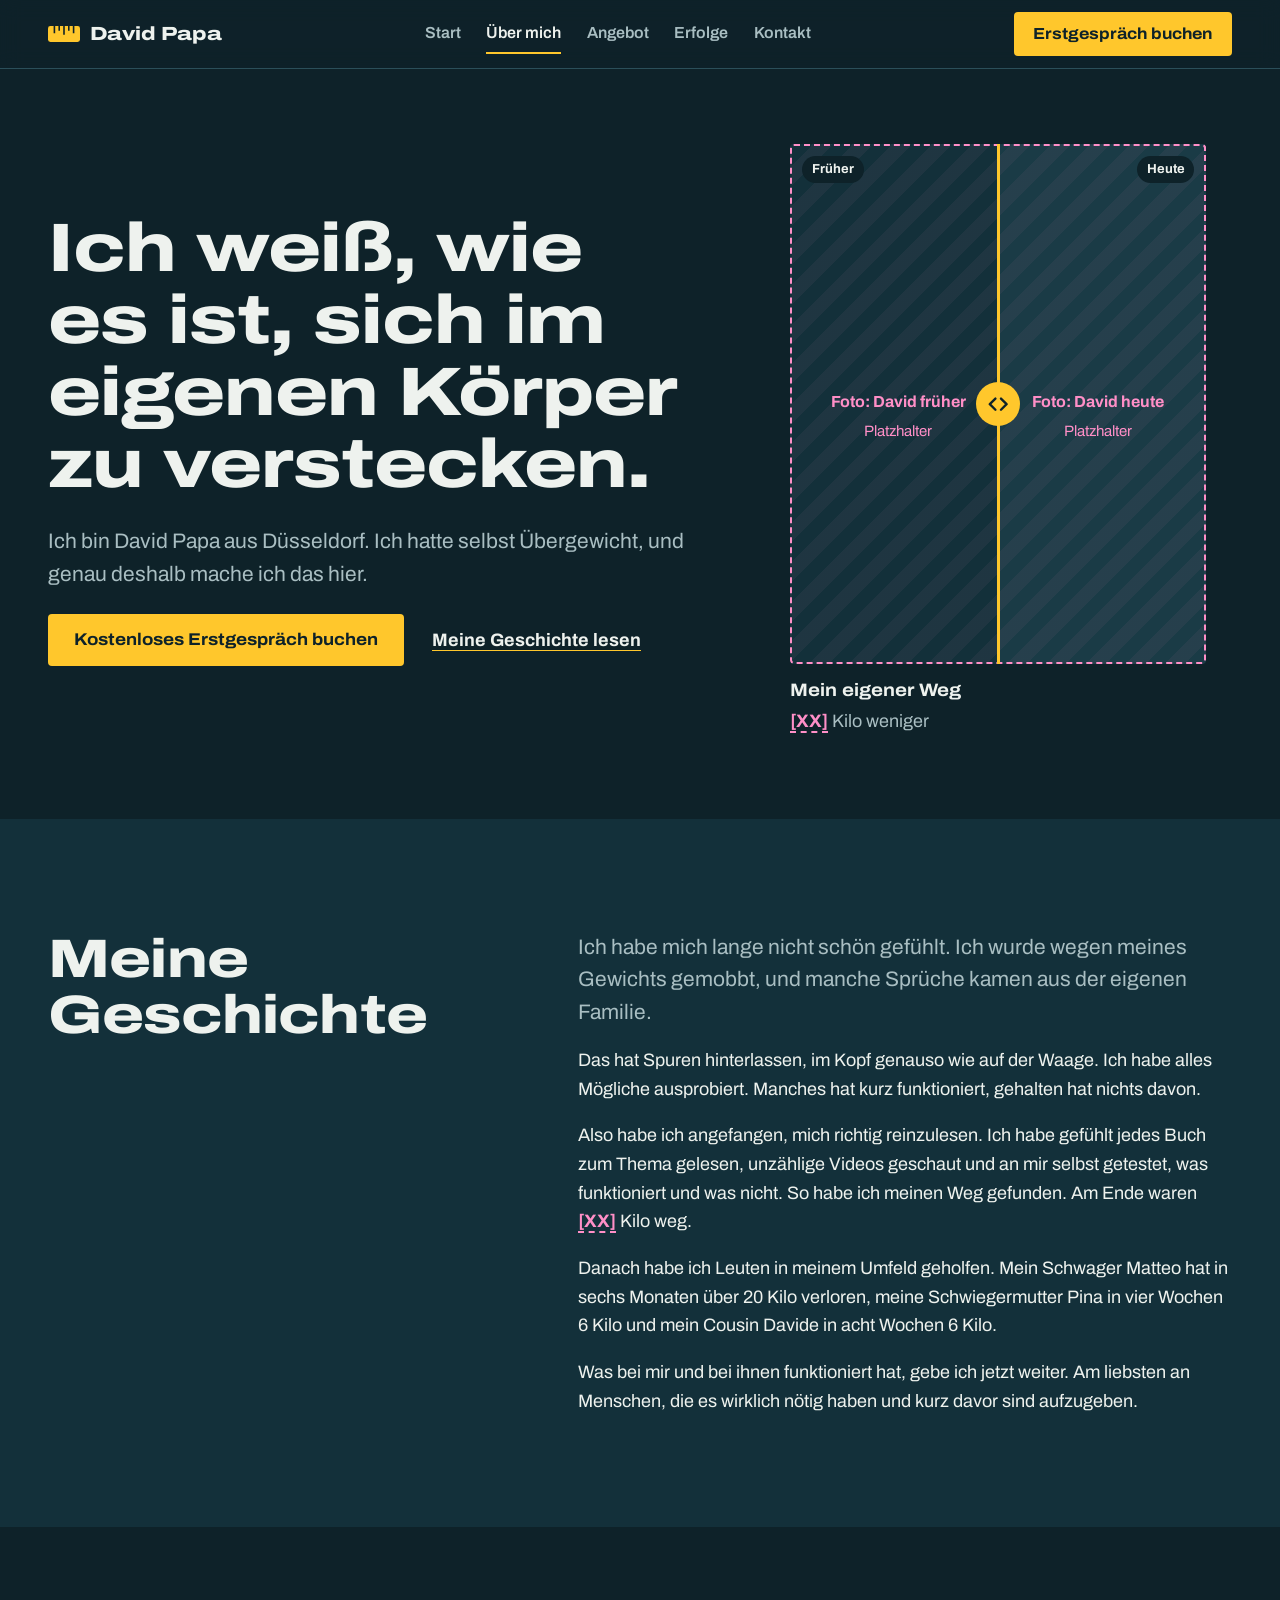
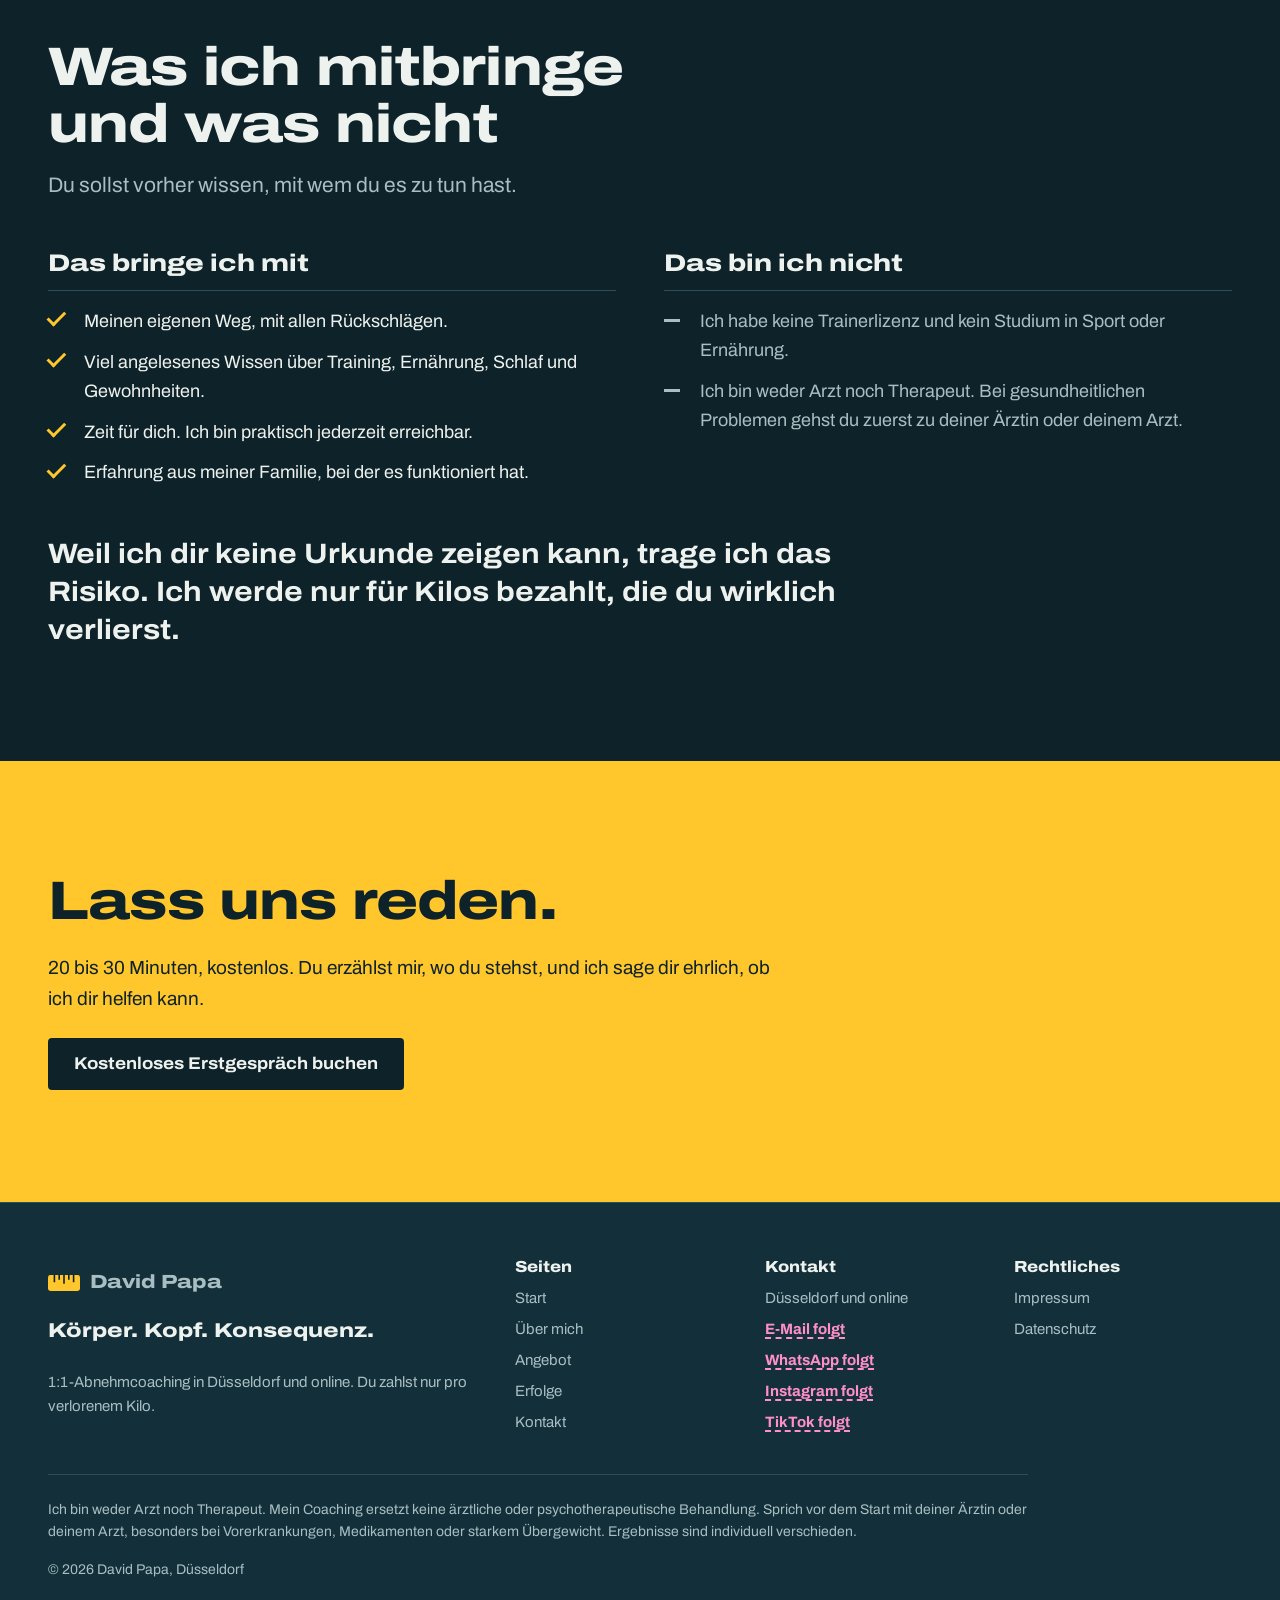
<file: ueber-mich.html>
<!doctype html>
<html lang="de">
<head>
  <meta charset="utf-8">
  <meta name="viewport" content="width=device-width, initial-scale=1, viewport-fit=cover">
  <title>Über mich – David Papa, Abnehm-Coach aus Düsseldorf</title>
  <meta name="description" content="David Papa hatte selbst Übergewicht und wurde deswegen gemobbt. Heute begleitet er Menschen, die 20 Kilo und mehr verlieren wollen, in Düsseldorf und online.">
  <!-- Vor dem Livegang entfernen, sobald Impressum und Datenschutz vollständig sind -->
  <meta name="robots" content="noindex, nofollow">
  <meta name="theme-color" content="#0e2229">
  <meta property="og:type" content="website">
  <meta property="og:locale" content="de_DE">
  <meta property="og:site_name" content="David Papa">
  <meta property="og:title" content="Ich weiß, wie es ist, sich im eigenen Körper zu verstecken.">
  <meta property="og:description" content="David Papa hatte selbst Übergewicht und wurde deswegen gemobbt. Heute begleitet er Menschen, die 20 Kilo und mehr verlieren wollen, in Düsseldorf und online.">
  <link rel="icon" href="assets/img/favicon.svg" type="image/svg+xml">
  <link rel="preload" href="assets/fonts/archivo-variable.woff2" as="font" type="font/woff2" crossorigin>
  <link rel="stylesheet" href="assets/css/style.css">
  <script>document.documentElement.classList.add("js");</script>
  <script src="assets/js/config.js" defer></script>
  <script src="assets/js/main.js" defer></script>
</head>
<body>
<a class="skip-link" href="#inhalt">Zum Inhalt springen</a>

<header class="site-header">
  <div class="wrap site-header__inner">
    <a class="brand" href="index.html" aria-label="David Papa, zur Startseite">
      <svg viewBox="0 0 40 20" aria-hidden="true"><rect width="40" height="20" rx="3"/><path d="M8 0v9M14 0v6M20 0v11M26 0v6M32 0v9" stroke-width="2"/></svg>
      David Papa
    </a>
    <nav class="site-nav" id="site-nav" aria-label="Hauptnavigation">
      <ul>
        <li><a href="index.html">Start</a></li>
        <li><a href="ueber-mich.html" aria-current="page">Über mich</a></li>
        <li><a href="angebot.html">Angebot</a></li>
        <li><a href="erfolge.html">Erfolge</a></li>
        <li><a href="kontakt.html">Kontakt</a></li>
      </ul>
    </nav>
    <div class="header-end">
      <a class="btn btn--primary btn--small header-cta" href="kontakt.html">Erstgespräch buchen</a>
      <button class="nav-toggle" type="button" aria-expanded="false" aria-controls="site-nav"><span class="nav-toggle__icon" aria-hidden="true"></span><span class="nav-toggle__label">Menü</span></button>
    </div>
  </div>
</header>

<main id="inhalt">

  <section class="page-hero" data-cta-trigger aria-labelledby="page-title">
    <div class="wrap split split--wide-left split--center">
      <div class="page-hero__copy">
        <h1 id="page-title">Ich weiß, wie es ist, sich im eigenen Körper zu verstecken.</h1>
        <p class="lead">Ich bin David Papa aus Düsseldorf. Ich hatte selbst Übergewicht, und genau deshalb mache ich das hier.</p>
        <div class="actions">
          <a class="btn btn--primary" href="kontakt.html">Kostenloses Erstgespräch buchen</a>
          <a class="text-link" href="#geschichte">Meine Geschichte lesen</a>
        </div>
      </div>
      <figure class="ba-card hero-media">
        <div class="ba" data-ba>
          <div class="ba__layer ba__layer--before"><div class="ph-box"><strong>Foto: David früher</strong>Platzhalter</div></div>
          <div class="ba__layer ba__layer--after"><div class="ph-box"><strong>Foto: David heute</strong>Platzhalter</div></div>
          <span class="ba__tag ba__tag--before">Früher</span>
          <span class="ba__tag ba__tag--after">Heute</span>
          <input class="ba__range" type="range" min="0" max="100" value="50" aria-label="Früher und heute vergleichen">
          <span class="ba__divider" aria-hidden="true"></span>
          <span class="ba__knob" aria-hidden="true"><svg viewBox="0 0 24 24" fill="none" stroke="currentColor" stroke-width="2.5" stroke-linecap="round" stroke-linejoin="round"><path d="M9 6l-6 6 6 6M15 6l6 6-6 6"/></svg></span>
        </div>
        <figcaption><strong>Mein eigener Weg</strong><span class="muted"><mark class="ph">[XX]</mark> Kilo weniger</span></figcaption>
      </figure>
    </div>
  </section>

  <section class="section section--surface" id="geschichte" aria-labelledby="geschichte-title">
    <div class="wrap split split--wide-right">
      <div class="section__head">
        <h2 id="geschichte-title">Meine Geschichte</h2>
      </div>
      <div class="prose">
        <p class="lead">Ich habe mich lange nicht schön gefühlt. Ich wurde wegen meines Gewichts gemobbt, und manche Sprüche kamen aus der eigenen Familie.</p>
        <p>Das hat Spuren hinterlassen, im Kopf genauso wie auf der Waage. Ich habe alles Mögliche ausprobiert. Manches hat kurz funktioniert, gehalten hat nichts davon.</p>
        <p>Also habe ich angefangen, mich richtig reinzulesen. Ich habe gefühlt jedes Buch zum Thema gelesen, unzählige Videos geschaut und an mir selbst getestet, was funktioniert und was nicht. So habe ich meinen Weg gefunden. Am Ende waren <mark class="ph">[XX]</mark> Kilo weg.</p>
        <p>Danach habe ich Leuten in meinem Umfeld geholfen. Mein Schwager Matteo hat in sechs Monaten über 20 Kilo verloren, meine Schwiegermutter Pina in vier Wochen 6 Kilo und mein Cousin Davide in acht Wochen 6 Kilo.</p>
        <p>Was bei mir und bei ihnen funktioniert hat, gebe ich jetzt weiter. Am liebsten an Menschen, die es wirklich nötig haben und kurz davor sind aufzugeben.</p>
      </div>
    </div>
  </section>

  <section class="section" aria-labelledby="mitbringe-title">
    <div class="wrap stack stack--stretch" style="--gap: 3rem">
      <div class="section__head">
        <h2 id="mitbringe-title">Was ich mitbringe und was nicht</h2>
        <p class="lead">Du sollst vorher wissen, mit wem du es zu tun hast.</p>
      </div>
      <div class="fit">
        <div class="fit__col">
          <h3>Das bringe ich mit</h3>
          <ul class="checklist">
            <li>Meinen eigenen Weg, mit allen Rückschlägen.</li>
            <li>Viel angelesenes Wissen über Training, Ernährung, Schlaf und Gewohnheiten.</li>
            <li>Zeit für dich. Ich bin praktisch jederzeit erreichbar.</li>
            <li>Erfahrung aus meiner Familie, bei der es funktioniert hat.</li>
          </ul>
        </div>
        <div class="fit__col">
          <h3>Das bin ich nicht</h3>
          <ul class="checklist checklist--no">
            <li>Ich habe keine Trainerlizenz und kein Studium in Sport oder Ernährung.</li>
            <li>Ich bin weder Arzt noch Therapeut. Bei gesundheitlichen Problemen gehst du zuerst zu deiner Ärztin oder deinem Arzt.</li>
          </ul>
        </div>
      </div>
      <p class="statement">Weil ich dir keine Urkunde zeigen kann, trage ich das Risiko. Ich werde nur für Kilos bezahlt, die du wirklich verlierst.</p>
    </div>
  </section>

  <section class="section cta-band" aria-labelledby="cta-title">
    <div class="wrap stack">
      <h2 id="cta-title">Lass uns reden.</h2>
      <p>20 bis 30 Minuten, kostenlos. Du erzählst mir, wo du stehst, und ich sage dir ehrlich, ob ich dir helfen kann.</p>
      <a class="btn btn--dark" href="kontakt.html">Kostenloses Erstgespräch buchen</a>
    </div>
  </section>

</main>

<footer class="site-footer">
  <div class="wrap">
    <div class="footer-grid">
      <div class="footer-brand">
        <a class="brand" href="index.html" aria-label="David Papa, zur Startseite">
          <svg viewBox="0 0 40 20" aria-hidden="true"><rect width="40" height="20" rx="3"/><path d="M8 0v9M14 0v6M20 0v11M26 0v6M32 0v9" stroke-width="2"/></svg>
          David Papa
        </a>
        <p class="footer-claim">Körper. Kopf. Konsequenz.</p>
        <p>1:1-Abnehmcoaching in Düsseldorf und online. Du zahlst nur pro verlorenem Kilo.</p>
      </div>
      <div class="footer-col">
        <h2>Seiten</h2>
        <ul>
          <li><a href="index.html">Start</a></li>
          <li><a href="ueber-mich.html">Über mich</a></li>
          <li><a href="angebot.html">Angebot</a></li>
          <li><a href="erfolge.html">Erfolge</a></li>
          <li><a href="kontakt.html">Kontakt</a></li>
        </ul>
      </div>
      <div class="footer-col">
        <h2>Kontakt</h2>
        <ul>
          <li>Düsseldorf und online</li>
          <li><span class="ph">E-Mail folgt</span></li>
          <li><span class="ph">WhatsApp folgt</span></li>
          <li><span class="ph">Instagram folgt</span></li>
          <li><span class="ph">TikTok folgt</span></li>
        </ul>
      </div>
      <div class="footer-col">
        <h2>Rechtliches</h2>
        <ul>
          <li><a href="impressum.html">Impressum</a></li>
          <li><a href="datenschutz.html">Datenschutz</a></li>
        </ul>
      </div>
    </div>
    <p class="disclaimer">Ich bin weder Arzt noch Therapeut. Mein Coaching ersetzt keine ärztliche oder psychotherapeutische Behandlung. Sprich vor dem Start mit deiner Ärztin oder deinem Arzt, besonders bei Vorerkrankungen, Medikamenten oder starkem Übergewicht. Ergebnisse sind individuell verschieden.</p>
    <p class="copyright">© 2026 David Papa, Düsseldorf</p>
  </div>
</footer>

<div class="mobile-cta"><a class="btn btn--primary" href="kontakt.html">Kostenloses Erstgespräch buchen</a></div>
</body>
</html>
</file>
<file: assets/css/style.css>
/* ==========================================================================
   David Papa – Kilo-Pakt
   Layout-Idee: dunkler Petrol-Grund, linksbündiges Raster. Einziges helles
   Objekt ist die Quittung (Bezahlung pro Kilo). Maßband-Gelb markiert Aktion
   und Messung, sonst nichts.
   ========================================================================== */

@font-face {
  font-family: "Archivo";
  src: url("../fonts/archivo-variable.woff2") format("woff2");
  font-weight: 100 900;
  font-stretch: 62% 125%;
  font-style: normal;
  font-display: swap;
}

:root {
  --bg: #0e2229;          /* Nacht-Petrol, Grundfläche */
  --surface: #13303a;     /* abgesetzte Fläche */
  --raised: #1a3b46;      /* erhöhte Fläche, leere Maßbänder */
  --line: #2b4f5a;        /* Trennlinien */
  --field-line: #6b8d96;  /* Ränder von Eingabefeldern, >= 3:1 */
  --chalk: #eef2ee;       /* Text */
  --mist: #a9bec2;        /* Nebentext */
  --tape: #ffc72c;        /* Maßband-Gelb, Akzent */
  --tape-strong: #ffb800; /* Hover */
  --paper: #f4f5f0;       /* Quittungspapier */
  --ink: #0e2229;         /* Text auf Papier und Gelb */
  --ink-soft: #4a5f64;    /* Nebentext auf Papier */
  --alert: #ff8e7e;       /* Fehler */
  --ph: #ff8fc7;          /* Platzhalter, fliegt vor dem Livegang raus */

  --font: "Archivo", system-ui, -apple-system, "Segoe UI", Roboto, "Helvetica Neue", Arial, sans-serif;
  --mono: ui-monospace, "SF Mono", Menlo, Consolas, "Liberation Mono", monospace;

  --gutter: clamp(16px, 4vw, 48px);
  --max: 1200px;
  --radius: 4px;

  color-scheme: dark;
}

/* ---------- Basis ---------- */

*,
*::before,
*::after { box-sizing: border-box; }

html {
  -webkit-text-size-adjust: 100%;
  text-size-adjust: 100%;
  scroll-behavior: smooth;
  scroll-padding-top: 5.5rem;
}

body {
  margin: 0;
  background: var(--bg);
  color: var(--chalk);
  font-family: var(--font);
  font-size: 1.0625rem;
  font-stretch: 100%;
  line-height: 1.6;
  -webkit-font-smoothing: antialiased;
  -moz-osx-font-smoothing: grayscale;
}

@media (min-width: 48em) {
  body { font-size: 1.125rem; }
}

/* Streifen über dem Sticky-Header auf Handys mit Notch */
body::before {
  content: "";
  position: fixed;
  inset: 0 0 auto;
  height: env(safe-area-inset-top, 0px);
  z-index: 60;
  background: var(--bg);
}

[hidden] { display: none !important; }

.nowrap { white-space: nowrap; }

img,
svg { max-width: 100%; }

img { display: block; height: auto; }

a {
  color: inherit;
  text-decoration-color: var(--tape);
  text-decoration-thickness: 2px;
  text-underline-offset: 0.2em;
}

a:hover { color: var(--tape); }

:focus-visible {
  outline: 3px solid var(--tape);
  outline-offset: 3px;
  border-radius: 2px;
}

h1,
h2,
h3 {
  margin: 0;
  font-stretch: 125%;
  font-weight: 800;
  line-height: 1.05;
  letter-spacing: -0.015em;
  text-wrap: balance;
  overflow-wrap: break-word;
  hyphens: auto;
  -webkit-hyphens: auto;
  hyphenate-limit-chars: 12 5 5;
}

h1 { font-size: clamp(2.125rem, 1.4rem + 3.6vw, 4.5rem); }
h2 { font-size: clamp(1.875rem, 1.3rem + 2.6vw, 3.5rem); }
h3 { font-size: clamp(1.25rem, 1.1rem + 0.6vw, 1.5rem); line-height: 1.2; letter-spacing: -0.01em; }

p { margin: 0; }

strong { font-weight: 700; }

.lead {
  max-width: 38em;
  color: var(--mist);
  font-size: clamp(1.125rem, 1rem + 0.5vw, 1.3125rem);
  line-height: 1.55;
}

.muted { color: var(--mist); }

.statement {
  max-width: 30em;
  font-size: clamp(1.25rem, 1.05rem + 0.9vw, 1.75rem);
  font-stretch: 112%;
  font-weight: 700;
  line-height: 1.35;
}

.small { font-size: 0.9375rem; }

.visually-hidden {
  position: absolute !important;
  width: 1px;
  height: 1px;
  margin: -1px;
  padding: 0;
  overflow: hidden;
  clip: rect(0 0 0 0);
  white-space: nowrap;
  border: 0;
}

.skip-link {
  position: absolute;
  left: 1rem;
  top: -10rem;
  z-index: 100;
  padding: 0.75rem 1rem;
  background: var(--tape);
  color: var(--ink);
  font-weight: 700;
  border-radius: var(--radius);
}

.skip-link:focus { top: calc(1rem + env(safe-area-inset-top, 0px)); }

@media (prefers-reduced-motion: reduce) {
  html { scroll-behavior: auto; }
  *,
  *::before,
  *::after {
    animation-duration: 0.01ms !important;
    animation-iteration-count: 1 !important;
    transition-duration: 0.01ms !important;
  }
}

/* ---------- Layout ---------- */

.wrap {
  width: 100%;
  max-width: calc(var(--max) + 2 * var(--gutter));
  margin-inline: auto;
  padding-left: max(var(--gutter), env(safe-area-inset-left, 0px));
  padding-right: max(var(--gutter), env(safe-area-inset-right, 0px));
}

.section { padding-block: clamp(4rem, 3rem + 5vw, 7.5rem); }

.section--surface { background: var(--surface); }

.section__head {
  display: grid;
  gap: 1rem;
  justify-items: start;
  align-content: start;
  max-width: 46rem;
  margin-bottom: clamp(2rem, 1.5rem + 2vw, 3.5rem);
}

.stack {
  display: grid;
  gap: var(--gap, 1.25rem);
  justify-items: start;
  align-content: start;
}

.stack--stretch { justify-items: stretch; }

.stack > .section__head { margin-bottom: 0; }

.split__end { align-self: end; }

.split {
  display: grid;
  gap: clamp(2rem, 1.5rem + 3vw, 4.5rem);
}

@media (min-width: 60em) {
  .split > .section__head { position: sticky; top: 6.5rem; align-self: start; }
  .split { grid-template-columns: minmax(0, 1fr) minmax(0, 1fr); }
  .split--wide-left { grid-template-columns: minmax(0, 7fr) minmax(0, 5fr); }
  .split--wide-right { grid-template-columns: minmax(0, 5fr) minmax(0, 7fr); }
  .split--center { align-items: center; }
}

.prose {
  display: grid;
  gap: 1.1rem;
  max-width: 40em;
}

.prose h2 { font-size: clamp(1.5rem, 1.2rem + 1.2vw, 2rem); margin-top: 1.5rem; }
.prose h3 { margin-top: 0.75rem; }
.prose ul { margin: 0; padding-left: 1.2em; display: grid; gap: 0.4rem; }

/* ---------- Buttons ---------- */

.btn {
  display: inline-flex;
  align-items: center;
  justify-content: center;
  gap: 0.5rem;
  min-height: 3.25rem;
  padding: 0.8rem 1.5rem;
  border: 2px solid transparent;
  border-radius: var(--radius);
  font: inherit;
  font-size: 1.0625rem;
  font-stretch: 110%;
  font-weight: 700;
  line-height: 1.2;
  text-align: center;
  text-decoration: none;
  cursor: pointer;
  transition: background-color 0.15s ease, border-color 0.15s ease, color 0.15s ease;
}

.btn:active { transform: translateY(1px); }

.btn:disabled { cursor: progress; opacity: 0.7; }

.btn--primary { background: var(--tape); color: var(--ink); }
.btn--primary:hover { background: var(--tape-strong); color: var(--ink); }

.btn--ghost { background: transparent; border-color: var(--field-line); color: var(--chalk); }
.btn--ghost:hover { border-color: var(--chalk); color: var(--chalk); }

.btn--dark { background: var(--ink); color: var(--chalk); }
.btn--dark:hover { background: var(--surface); color: var(--chalk); }

.btn--small { min-height: 2.75rem; padding: 0.55rem 1.1rem; font-size: 1rem; }

.text-link {
  font-weight: 700;
  text-decoration: underline;
  text-decoration-color: var(--tape);
}

.actions {
  display: flex;
  flex-wrap: wrap;
  align-items: center;
  gap: 1rem 1.75rem;
}

/* ---------- Platzhalter (vor dem Livegang ersetzen) ---------- */

.ph {
  color: var(--ph);
  background: none;
  font-weight: 700;
  border-bottom: 2px dashed var(--ph);
}

.ph-box {
  display: grid;
  gap: 0.5rem;
  place-content: center;
  text-align: center;
  padding: 1.5rem;
  border: 2px dashed var(--ph);
  border-radius: var(--radius);
  color: var(--ph);
  font-size: 0.9375rem;
  line-height: 1.45;
  background: repeating-linear-gradient(135deg, transparent 0 14px, rgb(255 143 199 / 0.05) 14px 28px);
}

.ph-box strong { font-size: 1rem; }

.ph-box--left {
  place-content: start;
  justify-items: start;
  text-align: left;
}

.ph-note {
  color: var(--ph);
  font-size: 0.9375rem;
}

/* ---------- Header & Navigation ---------- */

.site-header {
  position: sticky;
  top: env(safe-area-inset-top, 0px);
  z-index: 50;
  background: var(--bg);
  background: color-mix(in srgb, var(--bg) 93%, transparent);
  -webkit-backdrop-filter: blur(10px);
  backdrop-filter: blur(10px);
  border-bottom: 1px solid var(--line);
}

.site-header__inner {
  position: relative;
  display: flex;
  align-items: center;
  justify-content: space-between;
  gap: 1rem 2rem;
  min-height: 4.25rem;
}

.brand {
  display: inline-flex;
  align-items: center;
  gap: 0.6rem;
  font-size: 1.1875rem;
  font-stretch: 125%;
  font-weight: 800;
  letter-spacing: -0.01em;
  text-decoration: none;
  white-space: nowrap;
}

.brand:hover { color: var(--chalk); }

.brand svg { width: 2rem; height: auto; flex: none; }
.brand svg rect { fill: var(--tape); }
.brand svg path { stroke: var(--ink); }

.site-nav ul {
  display: flex;
  flex-wrap: wrap;
  gap: 0.25rem clamp(1rem, 2vw, 2rem);
  margin: 0;
  padding: 0;
  list-style: none;
}

.site-nav a {
  display: inline-block;
  padding-block: 0.4rem;
  border-bottom: 2px solid transparent;
  color: var(--mist);
  font-size: 1rem;
  font-weight: 600;
  text-decoration: none;
}

.site-nav a:hover { color: var(--chalk); }

.site-nav a[aria-current="page"] {
  color: var(--chalk);
  border-bottom-color: var(--tape);
}

.header-end {
  display: flex;
  align-items: center;
  gap: 1.5rem;
}

.nav-toggle {
  display: none;
  align-items: center;
  gap: 0.6rem;
  min-height: 2.75rem;
  padding: 0.4rem 0.9rem;
  background: transparent;
  border: 2px solid var(--field-line);
  border-radius: var(--radius);
  color: var(--chalk);
  font: inherit;
  font-size: 1rem;
  font-weight: 700;
  cursor: pointer;
}

.nav-toggle__icon {
  position: relative;
  width: 1.1rem;
  height: 2px;
  background: currentColor;
}

.nav-toggle__icon::before,
.nav-toggle__icon::after {
  content: "";
  position: absolute;
  left: 0;
  width: 100%;
  height: 2px;
  background: currentColor;
  transition: transform 0.2s ease;
}

.nav-toggle__icon::before { top: -6px; }
.nav-toggle__icon::after { top: 6px; }

.is-open .nav-toggle__icon { background: transparent; }
.is-open .nav-toggle__icon::before { transform: translateY(6px) rotate(45deg); }
.is-open .nav-toggle__icon::after { transform: translateY(-6px) rotate(-45deg); }

@media (max-width: 63.99em) {
  .site-header__inner { flex-wrap: wrap; }
  .header-cta { display: none; }

  .js .nav-toggle { display: inline-flex; }

  .js .site-nav {
    display: none;
    position: absolute;
    top: 100%;
    left: calc(-1 * max(var(--gutter), env(safe-area-inset-left, 0px)));
    right: calc(-1 * max(var(--gutter), env(safe-area-inset-right, 0px)));
    padding: 0.5rem max(var(--gutter), env(safe-area-inset-right, 0px)) 1.5rem max(var(--gutter), env(safe-area-inset-left, 0px));
    background: var(--bg);
    border-bottom: 1px solid var(--line);
  }

  .js .site-header.is-open .site-nav { display: block; }

  .js .site-nav ul { flex-direction: column; gap: 0; }

  .js .site-nav a {
    display: block;
    padding-block: 0.9rem;
    border-bottom: 1px solid var(--line);
    font-size: 1.25rem;
    font-stretch: 112%;
  }

  .js .site-nav a[aria-current="page"] {
    color: var(--tape);
    border-bottom-color: var(--line);
  }

  .site-nav { order: 3; width: 100%; padding-bottom: 0.75rem; }
  .js .site-nav { order: 0; width: auto; padding-bottom: 1.5rem; }
}

/* ---------- Hero ---------- */

.hero { padding-block: clamp(2.5rem, 1.5rem + 4vw, 5.5rem) clamp(1rem, 0.5rem + 2vw, 2.5rem); }

.hero__grid {
  display: grid;
  gap: clamp(2.75rem, 2rem + 3vw, 4rem);
  align-items: center;
}

@media (min-width: 64em) {
  .hero__grid { grid-template-columns: minmax(0, 7fr) minmax(0, 5fr); }
}

.hero__copy {
  display: grid;
  gap: 1.5rem;
  justify-items: start;
}

.hero__copy h1 { max-width: 13em; }

.fine-print {
  color: var(--mist);
  font-size: 0.9375rem;
}

.page-hero { padding-block: clamp(2.5rem, 1.5rem + 4vw, 5rem) clamp(3rem, 2rem + 4vw, 5.5rem); }

.page-hero__copy {
  display: grid;
  gap: 1.5rem;
  justify-items: start;
}

/* ---------- Quittung ---------- */

.receipt {
  justify-self: center;
  width: min(100%, 24rem);
  margin: 0;
  filter: drop-shadow(0 22px 36px rgb(0 0 0 / 0.38));
}

@media (min-width: 64em) {
  .receipt { transform: rotate(1.5deg); }
}

.receipt__paper {
  --zz: 14px;
  padding: 1.75rem 1.5rem 2.75rem;
  background: var(--paper);
  color: var(--ink);
  font-family: var(--mono);
  font-size: 0.875rem;
  line-height: 1.55;
  -webkit-mask: conic-gradient(from -45deg at bottom, #0000, #000 1deg 89deg, #0000 90deg) 50% / var(--zz) 100%;
  mask: conic-gradient(from -45deg at bottom, #0000, #000 1deg 89deg, #0000 90deg) 50% / var(--zz) 100%;
}

@media (prefers-reduced-motion: no-preference) {
  .js .receipt__paper { animation: receipt-print 0.9s cubic-bezier(0.2, 0.7, 0.2, 1) both; }
}

@keyframes receipt-print {
  from { clip-path: inset(0 0 100% 0); transform: translateY(-14px); }
  to { clip-path: inset(0 0 0 0); transform: none; }
}

.receipt__head {
  display: grid;
  gap: 0.15rem;
  justify-items: center;
  padding-bottom: 1rem;
  margin-bottom: 1rem;
  border-bottom: 2px dashed rgb(14 34 41 / 0.35);
  text-align: center;
}

.receipt__brand {
  font-family: var(--font);
  font-size: 1.625rem;
  font-stretch: 125%;
  font-weight: 800;
  letter-spacing: -0.01em;
  line-height: 1.1;
}

.receipt__meta { color: var(--ink-soft); font-size: 0.8125rem; }

.receipt__lines {
  display: grid;
  gap: 0.3rem;
  margin: 0;
}

.receipt__line {
  display: flex;
  align-items: baseline;
  gap: 0.5rem;
}

.receipt__line dt {
  display: flex;
  flex: 1;
  align-items: baseline;
  gap: 0.5rem;
  min-width: 0;
}

.receipt__line dt::after {
  content: "";
  flex: 1;
  min-width: 1rem;
  border-bottom: 2px dotted rgb(14 34 41 / 0.4);
  transform: translateY(-0.3em);
}

.receipt__line dd {
  margin: 0;
  white-space: nowrap;
  font-variant-numeric: tabular-nums;
}

.receipt__line--strong { font-weight: 700; }

.receipt__kilo {
  display: grid;
  gap: 0.6rem;
  margin-top: 1rem;
  padding-top: 1rem;
  border-top: 2px dashed rgb(14 34 41 / 0.35);
}

.receipt__kilo label { cursor: pointer; }

.receipt__total {
  display: flex;
  flex-wrap: wrap;
  align-items: baseline;
  justify-content: space-between;
  gap: 1rem;
  margin-top: 1.1rem;
  padding-top: 0.8rem;
  border-top: 3px solid var(--ink);
  font-family: var(--font);
}

.receipt__total span { font-weight: 700; }

.receipt__total output {
  font-size: clamp(1.75rem, 1.4rem + 1.2vw, 2.125rem);
  font-stretch: 125%;
  font-weight: 800;
  line-height: 1;
  font-variant-numeric: tabular-nums;
  white-space: nowrap;
}

.receipt__foot {
  margin-top: 0.9rem;
  color: var(--ink-soft);
  text-align: center;
}

.receipt__barcode {
  height: 2.25rem;
  margin: 1rem auto 0;
  width: 70%;
  background: repeating-linear-gradient(90deg,
    var(--ink) 0 2px, transparent 2px 4px,
    var(--ink) 4px 5px, transparent 5px 8px,
    var(--ink) 8px 11px, transparent 11px 12px,
    var(--ink) 12px 13px, transparent 13px 17px);
}

/* ---------- Schieberegler ---------- */

.range {
  --fill: 50%;
  --track: var(--raised);
  --track-fill: var(--tape);
  --thumb: var(--tape);
  --thumb-ring: var(--bg);
  width: 100%;
  height: 2.75rem;
  margin: 0;
  background: transparent;
  cursor: pointer;
  -webkit-appearance: none;
  appearance: none;
}

.range--paper {
  --track: rgb(14 34 41 / 0.18);
  --track-fill: var(--ink);
  --thumb: var(--tape);
  --thumb-ring: var(--ink);
}

.range::-webkit-slider-runnable-track {
  height: 6px;
  border-radius: 3px;
  background: linear-gradient(90deg, var(--track-fill) 0 var(--fill), var(--track) var(--fill) 100%);
}

.range::-moz-range-track {
  height: 6px;
  border-radius: 3px;
  background: var(--track);
}

.range::-moz-range-progress {
  height: 6px;
  border-radius: 3px;
  background: var(--track-fill);
}

.range::-webkit-slider-thumb {
  width: 26px;
  height: 26px;
  margin-top: -10px;
  border: 3px solid var(--thumb-ring);
  border-radius: 50%;
  background: var(--thumb);
  -webkit-appearance: none;
  appearance: none;
}

.range::-moz-range-thumb {
  width: 20px;
  height: 20px;
  border: 3px solid var(--thumb-ring);
  border-radius: 50%;
  background: var(--thumb);
}

.range:focus-visible { outline: none; }

.range:focus-visible::-webkit-slider-thumb { box-shadow: 0 0 0 4px var(--tape), 0 0 0 7px var(--ink); }
.range:focus-visible::-moz-range-thumb { box-shadow: 0 0 0 4px var(--tape), 0 0 0 7px var(--ink); }

/* ---------- Durchgestrichene Diäten ---------- */

.tried {
  display: flex;
  flex-wrap: wrap;
  gap: 0.35rem 1.5rem;
  margin: 0;
  padding: 0;
  list-style: none;
}

.tried li {
  font-size: clamp(1.75rem, 1.2rem + 2.4vw, 3.25rem);
  font-stretch: 125%;
  font-weight: 800;
  line-height: 1.2;
  color: var(--mist);
}

.tried s {
  --tilt: 178deg;
  padding-inline: 0.06em;
  text-decoration: none;
  background-image: linear-gradient(var(--tilt),
    transparent calc(54% - 0.07em),
    var(--tape) calc(54% - 0.07em) calc(54% + 0.07em),
    transparent calc(54% + 0.07em));
  -webkit-box-decoration-break: clone;
  box-decoration-break: clone;
}

.tried li:nth-child(2n) s { --tilt: 181deg; }
.tried li:nth-child(3n) s { --tilt: 179deg; }

/* ---------- Traumergebnis ---------- */

.dream {
  display: grid;
  margin: 0;
  padding: 0;
  list-style: none;
  border-top: 1px solid var(--line);
}

.dream li {
  display: grid;
  grid-template-columns: 1.5rem minmax(0, 1fr);
  gap: 1rem;
  align-items: baseline;
  padding-block: 1.1rem;
  border-bottom: 1px solid var(--line);
  font-size: clamp(1.25rem, 1.05rem + 0.9vw, 1.75rem);
  font-stretch: 112%;
  font-weight: 700;
  line-height: 1.3;
}

/* Maßband-Strich als Aufzählungszeichen */
.dream li::before {
  content: "";
  width: 1.5rem;
  height: 0.5rem;
  background:
    linear-gradient(var(--ink), var(--ink)) 33% 0 / 2px 60% no-repeat,
    linear-gradient(var(--ink), var(--ink)) 66% 0 / 2px 40% no-repeat,
    var(--tape);
  border-radius: 1px;
  transform: translateY(-0.2em);
}

/* ---------- Foto-Platzhalter ---------- */

.portrait {
  width: 100%;
  aspect-ratio: 4 / 5;
  max-width: min(100%, 26rem);
  margin: 0;
  justify-self: center;
}

.hero-media {
  width: 100%;
  max-width: min(100%, 26rem);
  justify-self: center;
}

.portrait > * { height: 100%; }

/* ---------- Säulen ---------- */

.pillars {
  display: grid;
  border-top: 1px solid var(--line);
}

.pillar {
  display: grid;
  gap: 1rem 3rem;
  padding-block: clamp(2rem, 1.5rem + 2vw, 3rem);
  border-bottom: 1px solid var(--line);
}

@media (min-width: 52em) {
  .pillar { grid-template-columns: minmax(0, 5fr) minmax(0, 7fr); align-items: start; }
}

.pillar__word {
  font-size: clamp(2.25rem, 1.3rem + 3.2vw, 3.75rem);
  line-height: 1;
  hyphens: manual;
  -webkit-hyphens: manual;
  overflow-wrap: normal;
}

.pillar__body {
  display: grid;
  gap: 1rem;
  max-width: 36em;
}

.pillar__body p { color: var(--mist); }

.pillar__body .pillar__title {
  color: var(--chalk);
  font-size: 1.25rem;
  font-stretch: 112%;
  font-weight: 700;
  line-height: 1.3;
}

.tags {
  display: flex;
  flex-wrap: wrap;
  gap: 0.5rem;
  margin: 0.25rem 0 0;
  padding: 0;
  list-style: none;
}

.tags li {
  padding: 0.3rem 0.85rem;
  border: 1px solid var(--line);
  border-radius: 999px;
  color: var(--chalk);
  font-size: 0.9375rem;
}

/* ---------- Ziel-Rechner ---------- */

.rechner {
  display: grid;
  gap: 2.5rem;
}

@media (min-width: 64em) {
  .rechner { grid-template-columns: minmax(0, 4fr) minmax(0, 8fr); gap: 3.5rem; }
}

.rechner__form {
  display: grid;
  gap: 1.4rem;
  align-content: start;
}

.field {
  display: grid;
  gap: 0.5rem;
  min-width: 0;
  margin: 0;
  padding: 0;
  border: 0;
}

.field > label,
.field > legend {
  padding: 0;
  font-size: 1rem;
  font-weight: 700;
}

.field > legend { margin-bottom: 0.5rem; }

.field__hint { color: var(--mist); font-size: 0.875rem; }

.field__error { color: var(--alert); font-size: 0.9375rem; font-weight: 600; }

.input-unit {
  display: flex;
  align-items: center;
  border: 2px solid var(--field-line);
  border-radius: var(--radius);
  background: var(--bg);
}

.input-unit:focus-within { border-color: var(--tape); box-shadow: 0 0 0 3px rgb(255 199 44 / 0.25); }

.input-unit input {
  flex: 1;
  min-width: 0;
  padding: 0.55rem 0.9rem;
  background: transparent;
  border: 0;
  color: var(--chalk);
  font: inherit;
  font-size: 1.5rem;
  font-stretch: 112%;
  font-weight: 700;
  font-variant-numeric: tabular-nums;
}

.input-unit input:focus { outline: none; }

.input-unit span {
  padding-right: 0.9rem;
  color: var(--mist);
  font-weight: 600;
}

.input-unit:has(input[aria-invalid="true"]) { border-color: var(--alert); }

.segmented {
  position: relative;
  display: grid;
  grid-template-columns: repeat(3, minmax(0, 1fr));
  gap: 0.5rem;
}

.segmented input {
  position: absolute;
  opacity: 0;
  pointer-events: none;
}

.segmented label {
  display: grid;
  gap: 0.1rem;
  padding: 0.6rem 0.4rem;
  border: 2px solid var(--field-line);
  border-radius: var(--radius);
  font-weight: 700;
  text-align: center;
  cursor: pointer;
}

.segmented label span {
  color: var(--mist);
  font-size: 0.875rem;
  font-weight: 500;
}

.segmented input:checked + label {
  background: var(--tape);
  border-color: var(--tape);
  color: var(--ink);
}

.segmented input:checked + label span { color: var(--ink); }

.segmented input:focus-visible + label { outline: 3px solid var(--tape); outline-offset: 3px; }

.rechner__out {
  display: grid;
  gap: 1.5rem;
  min-width: 0;
  align-content: start;
  justify-items: start;
}

.rechner__out > .stats,
.rechner__out > .chart,
.rechner__out > .table-scroll { justify-self: stretch; }

.rechner.is-invalid .rechner__out > .stats,
.rechner.is-invalid .rechner__out > .chart,
.rechner.is-invalid .rechner__out > .table-scroll { opacity: 0.35; }

.stats {
  display: grid;
  grid-template-columns: repeat(3, minmax(0, 1fr));
  gap: 1px;
  margin: 0;
  background: var(--line);
  border: 1px solid var(--line);
  border-radius: var(--radius);
  overflow: hidden;
}

.stats > div {
  display: grid;
  gap: 0.3rem;
  align-content: start;
  padding: 1rem 1.15rem 1.1rem;
  background: var(--surface);
}

.stats dt { color: var(--mist); font-size: 0.875rem; }

.stats dd {
  margin: 0;
  font-size: clamp(1.375rem, 1rem + 1.1vw, 2rem);
  font-stretch: 125%;
  font-weight: 800;
  line-height: 1.1;
  font-variant-numeric: tabular-nums;
}

.stats dd small {
  display: block;
  margin-top: 0.3rem;
  color: var(--mist);
  font-size: 0.875rem;
  font-stretch: 100%;
  font-weight: 500;
  line-height: 1.35;
}

@media (max-width: 40em) {
  .stats { grid-template-columns: minmax(0, 1fr); }
  .stats > div { grid-template-columns: minmax(0, 1fr) auto; align-items: baseline; gap: 0.25rem 1rem; }
  .stats dd { text-align: right; }
}

.chart {
  margin: 0;
  padding: 1rem 1rem 0.75rem;
  background: var(--surface);
  border: 1px solid var(--line);
  border-radius: var(--radius);
}

.chart__plot { position: relative; }

.chart svg {
  display: block;
  width: 100%;
  height: auto;
  overflow: visible;
  touch-action: pan-y;
}

.chart .grid line { stroke: var(--line); stroke-width: 1; }
.chart .axis text { fill: var(--mist); font-family: var(--font); font-size: 12px; }
.chart .axis-title { fill: var(--mist); font-family: var(--font); font-size: 12px; }
.chart .band { fill: rgb(238 242 238 / 0.08); }
.chart .line { fill: none; stroke: var(--tape); stroke-width: 2; stroke-linecap: round; }
.chart .dot { fill: var(--tape); stroke: var(--surface); stroke-width: 2; }
.chart .end-label { fill: var(--chalk); font-family: var(--font); font-size: 13px; font-weight: 700; }
.chart .cross { stroke: var(--chalk); stroke-width: 1; stroke-dasharray: 3 3; }
.chart .cross-dot { fill: var(--chalk); stroke: var(--surface); stroke-width: 2; }

.chart__tip {
  position: absolute;
  z-index: 2;
  padding: 0.45rem 0.65rem;
  background: var(--bg);
  border: 1px solid var(--field-line);
  border-radius: var(--radius);
  color: var(--chalk);
  font-size: 0.8125rem;
  line-height: 1.4;
  white-space: nowrap;
  pointer-events: none;
  transform: translate(-50%, calc(-100% - 14px));
}

.chart__tip strong { display: block; font-size: 0.875rem; }

.chart figcaption {
  display: flex;
  flex-wrap: wrap;
  gap: 0.4rem 1.25rem;
  margin-top: 0.5rem;
  color: var(--mist);
  font-size: 0.8125rem;
}

.key {
  display: inline-flex;
  align-items: center;
  gap: 0.5rem;
}

.key::before {
  content: "";
  width: 1.25rem;
  height: 0.75rem;
  border-radius: 2px;
}

.key--line::before { height: 2px; background: var(--tape); }
.key--band::before { background: rgb(238 242 238 / 0.2); }

.table-scroll {
  overflow-x: auto;
  border: 1px solid var(--line);
  border-radius: var(--radius);
}

.data-table {
  width: 100%;
  border-collapse: collapse;
  font-size: 0.9375rem;
  font-variant-numeric: tabular-nums;
}

.data-table caption {
  padding: 0.85rem 1rem 0.35rem;
  color: var(--mist);
  font-size: 0.875rem;
  text-align: left;
}

.data-table th,
.data-table td {
  padding: 0.7rem 1rem;
  border-bottom: 1px solid var(--line);
  text-align: left;
  white-space: nowrap;
}

.data-table thead th { color: var(--mist); font-size: 0.875rem; font-weight: 600; }

.data-table tbody tr:last-child > * { border-bottom: 0; }

.data-table .num { text-align: right; }

@media (max-width: 40em) {
  .data-table th,
  .data-table td { padding: 0.6rem 0.65rem; }
}

.data-table tr.is-highlight > * { background: rgb(255 199 44 / 0.1); font-weight: 700; }

.rechner__note { color: var(--mist); font-size: 0.875rem; max-width: 44em; }

.rechner__hint { color: var(--mist); font-size: 0.875rem; }

.rechner__msg {
  padding: 0.75rem 1rem;
  border-left: 3px solid var(--tape);
  background: var(--surface);
  font-size: 0.9375rem;
}

.rechner__error {
  padding: 0.75rem 1rem;
  border-left: 3px solid var(--alert);
  background: var(--surface);
  color: var(--chalk);
  font-size: 0.9375rem;
}

/* ---------- Ergebnisse als Maßband ---------- */

.tapes {
  display: grid;
  gap: 1.75rem;
  width: 100%;
  max-width: 52rem;
  margin: 0;
  padding: 0;
  list-style: none;
}

.tape-row {
  display: grid;
  gap: 0.6rem;
  margin: 0;
}

.tape-row__head {
  display: flex;
  flex-wrap: wrap;
  align-items: baseline;
  justify-content: space-between;
  gap: 0.25rem 1rem;
}

.tape-row__name {
  font-size: 1.25rem;
  font-stretch: 112%;
  font-weight: 800;
}

.tape-row__rel {
  margin-left: 0.4rem;
  color: var(--mist);
  font-size: 1rem;
  font-stretch: 100%;
  font-weight: 500;
}

.tape-row__value {
  font-size: 1.125rem;
  font-weight: 700;
  font-variant-numeric: tabular-nums;
}

.tape {
  --max: 25;
  position: relative;
  height: 2.25rem;
  border-radius: 3px;
  background:
    repeating-linear-gradient(90deg, rgb(238 242 238 / 0.22) 0 2px, transparent 2px 20%) 0 0 / 100% 55% no-repeat,
    repeating-linear-gradient(90deg, rgb(238 242 238 / 0.14) 0 1px, transparent 1px 4%) 0 0 / 100% 30% no-repeat,
    var(--raised);
  overflow: hidden;
}

.tape__fill {
  position: absolute;
  inset: 0 auto 0 0;
  width: calc(var(--kg) / var(--max) * 100%);
  background:
    repeating-linear-gradient(90deg, rgb(14 34 41 / 0.7) 0 2px, transparent 2px 20%) 0 0 / calc(100% * var(--max) / var(--kg)) 55% no-repeat,
    repeating-linear-gradient(90deg, rgb(14 34 41 / 0.5) 0 1px, transparent 1px 4%) 0 0 / calc(100% * var(--max) / var(--kg)) 30% no-repeat,
    var(--tape);
  border-radius: 3px 0 0 3px;
}

.tape__fill--more {
  -webkit-mask: linear-gradient(90deg, #000 calc(100% - 1.5rem), rgb(0 0 0 / 0.35));
  mask: linear-gradient(90deg, #000 calc(100% - 1.5rem), rgb(0 0 0 / 0.35));
}

.tape-scale {
  position: relative;
  height: 1.25rem;
  margin-top: -0.75rem;
  color: var(--mist);
  font-size: 0.8125rem;
  font-variant-numeric: tabular-nums;
}

.tape-scale span {
  position: absolute;
  top: 0;
  white-space: nowrap;
  transform: translateX(-50%);
}

.tape-scale span:first-child { transform: none; }
.tape-scale span:last-child { transform: translateX(-100%); }

/* ---------- Ablauf ---------- */

.steps {
  display: grid;
  margin: 0;
  padding: 0;
  list-style: none;
  counter-reset: step;
}

.step {
  position: relative;
  display: grid;
  grid-template-columns: 3.25rem minmax(0, 1fr);
  gap: 1.25rem;
  padding-bottom: 2.25rem;
}

.step:last-child { padding-bottom: 0; }

.step::before {
  counter-increment: step;
  content: counter(step);
  display: grid;
  place-items: center;
  width: 3.25rem;
  height: 3.25rem;
  border: 2px solid var(--tape);
  border-radius: 50%;
  background: var(--bg);
  color: var(--tape);
  font-size: 1.25rem;
  font-stretch: 125%;
  font-weight: 800;
}

.step::after {
  content: "";
  position: absolute;
  top: 3.25rem;
  bottom: 0;
  left: calc(1.625rem - 1px);
  width: 2px;
  background: var(--line);
}

.step:last-child::after { display: none; }

.step__body {
  display: grid;
  gap: 0.4rem;
  padding-top: 0.6rem;
}

.step__body p { color: var(--mist); max-width: 34em; }

/* ---------- FAQ ---------- */

.faq {
  display: grid;
  border-top: 1px solid var(--line);
  max-width: 52rem;
}

.faq details { border-bottom: 1px solid var(--line); }

.faq summary {
  display: flex;
  align-items: center;
  justify-content: space-between;
  gap: 1.5rem;
  padding-block: 1.25rem;
  font-size: 1.125rem;
  font-stretch: 105%;
  font-weight: 700;
  line-height: 1.35;
  list-style: none;
  cursor: pointer;
}

.faq summary::-webkit-details-marker { display: none; }

.faq summary::after {
  content: "";
  flex: none;
  width: 1rem;
  height: 1rem;
  background:
    linear-gradient(var(--tape), var(--tape)) center / 100% 2px no-repeat,
    linear-gradient(var(--tape), var(--tape)) center / 2px 100% no-repeat;
  transition: transform 0.2s ease;
}

.faq details[open] summary::after { transform: rotate(45deg); }

.faq summary:hover { color: var(--tape); }

.faq-more { margin-top: 2rem; }

.faq__a {
  display: grid;
  gap: 0.75rem;
  max-width: 44em;
  padding-bottom: 1.4rem;
  color: var(--mist);
}

/* ---------- Gelbes CTA-Band ---------- */

.cta-band {
  background: var(--tape);
  color: var(--ink);
}

.cta-band .stack { --gap: 1.5rem; }

.cta-band h2 { max-width: 17em; }

.cta-band p { max-width: 38em; font-size: clamp(1.0625rem, 1rem + 0.3vw, 1.1875rem); }

.cta-band a:not(.btn) { color: var(--ink); text-decoration-color: var(--ink); }

.cta-band :focus-visible { outline-color: var(--ink); }

/* ---------- Vergleich & Regeln ---------- */

.compare th[scope="row"] { font-weight: 700; color: var(--chalk); }

.compare td,
.compare th { white-space: normal; min-width: 9rem; }

.rules {
  display: grid;
  gap: 1.75rem;
  margin: 0;
}

@media (min-width: 52em) {
  .rules { grid-template-columns: repeat(2, minmax(0, 1fr)); gap: 2.25rem 3rem; }
}

.rules > div {
  display: grid;
  gap: 0.5rem;
  align-content: start;
  padding-top: 1rem;
  border-top: 3px solid var(--tape);
}

.rules dt { font-size: 1.1875rem; font-stretch: 112%; font-weight: 800; line-height: 1.3; }

.rules dd { margin: 0; color: var(--mist); }

.fit {
  display: grid;
  gap: 2rem;
}

@media (min-width: 52em) {
  .fit { grid-template-columns: repeat(2, minmax(0, 1fr)); gap: 3rem; }
}

.fit__col {
  display: grid;
  gap: 1rem;
  align-content: start;
}

.fit__col h3 { padding-bottom: 0.75rem; border-bottom: 1px solid var(--line); }

.checklist {
  display: grid;
  gap: 0.75rem;
  margin: 0;
  padding: 0;
  list-style: none;
}

.checklist li {
  display: grid;
  grid-template-columns: 1.5rem minmax(0, 1fr);
  gap: 0.75rem;
  align-items: start;
}

.checklist li::before {
  content: "";
  width: 1.1rem;
  height: 0.6rem;
  margin-top: 0.45rem;
  border-left: 3px solid var(--tape);
  border-bottom: 3px solid var(--tape);
  transform: rotate(-45deg) translate(1px, -2px);
}

.checklist--no li::before {
  width: 1rem;
  height: 3px;
  margin-top: 0.75rem;
  border: 0;
  background: var(--mist);
  transform: none;
}

.checklist--no li { color: var(--mist); }

.duties {
  display: grid;
  gap: 0;
  margin: 0;
  padding: 0;
  list-style: none;
  border-top: 1px solid var(--line);
  max-width: 52rem;
}

.duties li {
  padding-block: 1rem;
  border-bottom: 1px solid var(--line);
  font-size: 1.125rem;
}

.duties li strong { display: block; font-stretch: 112%; }

.duties li span { color: var(--mist); }

/* ---------- Vorher / Nachher ---------- */

.ba {
  --pos: 50%;
  position: relative;
  aspect-ratio: 4 / 5;
  max-width: 100%;
  overflow: hidden;
  border-radius: var(--radius);
  background: var(--raised);
  user-select: none;
  -webkit-user-select: none;
}

.ba__layer {
  position: absolute;
  inset: 0;
}

.ba__layer > img { width: 100%; height: 100%; object-fit: cover; }

.ba__layer .ph-box { height: 100%; border-radius: var(--radius); }

.ba__layer--before .ph-box { background-color: var(--surface); padding: 3rem 52% 1.5rem 1rem; }

.ba__layer--after {
  clip-path: inset(0 0 0 var(--pos));
}

.ba__layer--after .ph-box { background-color: var(--raised); padding: 3rem 1rem 1.5rem 52%; }

.ba__tag {
  position: absolute;
  top: 0.75rem;
  z-index: 2;
  padding: 0.2rem 0.6rem;
  border-radius: 999px;
  background: var(--bg);
  color: var(--chalk);
  font-size: 0.8125rem;
  font-weight: 700;
  pointer-events: none;
}

.ba__tag--before { left: 0.75rem; }
.ba__tag--after { right: 0.75rem; }

.ba__divider {
  position: absolute;
  top: 0;
  bottom: 0;
  left: var(--pos);
  z-index: 2;
  width: 3px;
  background: var(--tape);
  transform: translateX(-50%);
  pointer-events: none;
}

.ba__knob {
  position: absolute;
  top: 50%;
  left: var(--pos);
  z-index: 3;
  display: grid;
  place-items: center;
  width: 2.75rem;
  height: 2.75rem;
  border-radius: 50%;
  background: var(--tape);
  color: var(--ink);
  transform: translate(-50%, -50%);
  pointer-events: none;
}

.ba__knob svg { width: 1.4rem; height: 1.4rem; }

.ba__range {
  position: absolute;
  inset: 0;
  z-index: 4;
  width: 100%;
  height: 100%;
  margin: 0;
  opacity: 0;
  cursor: ew-resize;
}

.ba__range:focus-visible ~ .ba__knob { outline: 3px solid var(--chalk); outline-offset: 3px; }

.ba-grid {
  display: grid;
  gap: 2rem;
}

@media (min-width: 52em) {
  .ba-grid { grid-template-columns: repeat(3, minmax(0, 1fr)); gap: 1.5rem; }
}

.ba-card {
  display: grid;
  gap: 0.75rem;
  margin: 0;
}

.ba-card figcaption { display: grid; gap: 0.1rem; }

.ba-card figcaption strong { font-stretch: 112%; font-size: 1.125rem; }

/* ---------- Karussell ---------- */

.carousel { display: grid; gap: 1.25rem; }

.carousel__track {
  position: relative;
  display: grid;
  grid-auto-flow: column;
  grid-auto-columns: 100%;
  gap: 1rem;
  overflow-x: auto;
  overscroll-behavior-x: contain;
  scroll-snap-type: x mandatory;
  scrollbar-width: none;
}

.carousel__track::-webkit-scrollbar { display: none; }

@media (min-width: 52em) {
  .carousel__track { grid-auto-columns: calc((100% - 1.5rem) / 2); gap: 1.5rem; }
}

.slide {
  display: grid;
  gap: 1.25rem;
  align-content: start;
  padding: clamp(1.4rem, 1rem + 1.5vw, 2rem);
  background: var(--surface);
  border: 1px solid var(--line);
  border-radius: 6px;
  scroll-snap-align: start;
}

.slide__result {
  font-size: clamp(1.75rem, 1.3rem + 1.8vw, 2.5rem);
  font-stretch: 125%;
  font-weight: 800;
  line-height: 1.05;
}

.slide__who {
  display: flex;
  align-items: center;
  gap: 0.9rem;
}

.slide__avatar {
  display: grid;
  place-items: center;
  width: 3.25rem;
  height: 3.25rem;
  flex: none;
  border: 2px dashed var(--ph);
  border-radius: 50%;
  color: var(--ph);
  font-size: 0.6875rem;
  font-weight: 700;
  text-align: center;
  line-height: 1.1;
}

.slide__name { font-weight: 700; }

.slide__rel { color: var(--mist); font-size: 0.9375rem; }

.slide blockquote { margin: 0; }

.carousel__controls {
  display: flex;
  align-items: center;
  gap: 0.75rem;
}

.icon-btn {
  display: grid;
  place-items: center;
  width: 3rem;
  height: 3rem;
  padding: 0;
  border: 2px solid var(--field-line);
  border-radius: 50%;
  background: transparent;
  color: var(--chalk);
  cursor: pointer;
}

.icon-btn:hover:not(:disabled) { border-color: var(--tape); color: var(--tape); }

.icon-btn:disabled { opacity: 0.35; cursor: default; }

.icon-btn svg { width: 1.25rem; height: 1.25rem; }

.carousel__status {
  min-width: 3.5rem;
  color: var(--mist);
  font-variant-numeric: tabular-nums;
  text-align: center;
}

/* ---------- Kontakt & Buchung ---------- */

.contact-grid {
  display: grid;
  gap: 2.5rem;
}

@media (min-width: 64em) {
  .contact-grid { grid-template-columns: minmax(0, 7fr) minmax(0, 4fr); gap: 3.5rem; align-items: start; }
}

.panel {
  padding: clamp(1.25rem, 0.9rem + 1.6vw, 2.25rem);
  background: var(--surface);
  border: 1px solid var(--line);
  border-radius: 6px;
}

.progress {
  display: flex;
  gap: 0.5rem;
  margin: 0 0 1.75rem;
  padding: 0;
  list-style: none;
}

.progress li {
  flex: 1;
  padding-top: 0.5rem;
  border-top: 4px solid var(--line);
  color: var(--mist);
  font-size: 0.875rem;
  font-weight: 600;
}

.progress li.is-done,
.progress li[aria-current="step"] {
  border-top-color: var(--tape);
  color: var(--chalk);
}

.booking__step {
  display: grid;
  gap: 1.75rem;
  margin: 0;
  padding: 0;
  border: 0;
  min-width: 0;
}

.booking__title {
  padding: 0;
  font-size: clamp(1.375rem, 1.2rem + 0.8vw, 1.75rem);
  font-stretch: 125%;
  font-weight: 800;
  line-height: 1.15;
}

.booking__title:focus { outline: none; }

.cal {
  display: grid;
  gap: 0.75rem;
  max-width: 28rem;
}

.cal__head {
  display: flex;
  align-items: center;
  justify-content: space-between;
  gap: 1rem;
}

.cal__month {
  font-size: 1.125rem;
  font-stretch: 112%;
  font-weight: 700;
}

.cal__weekdays,
.cal__days {
  display: grid;
  grid-template-columns: repeat(7, minmax(0, 1fr));
  gap: 0.375rem;
}

.cal__weekdays span {
  color: var(--mist);
  font-size: 0.8125rem;
  font-weight: 600;
  text-align: center;
}

.cal__day { position: relative; }

.cal__day input {
  position: absolute;
  opacity: 0;
  pointer-events: none;
}

.cal__day label {
  display: grid;
  place-items: center;
  aspect-ratio: 1;
  border: 1px solid var(--line);
  border-radius: var(--radius);
  font-weight: 700;
  font-variant-numeric: tabular-nums;
  cursor: pointer;
}

.cal__day label:hover { border-color: var(--tape); }

.cal__day input:disabled + label {
  border-color: transparent;
  color: rgb(169 190 194 / 0.35);
  font-weight: 500;
  cursor: not-allowed;
}

.cal__day input:checked + label {
  background: var(--tape);
  border-color: var(--tape);
  color: var(--ink);
}

.cal__day input:focus-visible + label { outline: 3px solid var(--tape); outline-offset: 2px; }

.chips {
  display: flex;
  flex-wrap: wrap;
  gap: 0.5rem;
}

.chip { position: relative; }

.chip input {
  position: absolute;
  opacity: 0;
  pointer-events: none;
}

.chip label {
  display: inline-flex;
  align-items: center;
  min-height: 2.75rem;
  padding: 0.45rem 1rem;
  border: 2px solid var(--field-line);
  border-radius: 999px;
  font-weight: 600;
  font-variant-numeric: tabular-nums;
  cursor: pointer;
}

.chip label:hover { border-color: var(--chalk); }

.chip input:checked + label {
  background: var(--tape);
  border-color: var(--tape);
  color: var(--ink);
}

.chip input:focus-visible + label { outline: 3px solid var(--tape); outline-offset: 2px; }

.form-row {
  display: grid;
  gap: 1.25rem;
}

@media (min-width: 40em) {
  .form-row { grid-template-columns: repeat(2, minmax(0, 1fr)); }
}

.input {
  width: 100%;
  padding: 0.75rem 0.9rem;
  background: var(--bg);
  border: 2px solid var(--field-line);
  border-radius: var(--radius);
  color: var(--chalk);
  font: inherit;
}

.input:focus {
  outline: none;
  border-color: var(--tape);
  box-shadow: 0 0 0 3px rgb(255 199 44 / 0.25);
}

.input[aria-invalid="true"] { border-color: var(--alert); }

textarea.input { min-height: 7rem; resize: vertical; }

.check {
  display: grid;
  grid-template-columns: auto minmax(0, 1fr);
  gap: 0.75rem;
  align-items: start;
  font-size: 0.9375rem;
  color: var(--mist);
}

.check input {
  width: 1.375rem;
  height: 1.375rem;
  margin: 0.15rem 0 0;
  accent-color: var(--tape);
}

.form-actions {
  display: flex;
  flex-wrap: wrap;
  gap: 0.75rem 1rem;
  align-items: center;
}

.form-error {
  padding: 0.75rem 1rem;
  border-left: 3px solid var(--alert);
  background: var(--bg);
  font-size: 0.9375rem;
}

.booking__done {
  display: grid;
  gap: 1.25rem;
  justify-items: start;
}

.booking__done:focus { outline: none; }

.done-mark {
  display: grid;
  place-items: center;
  width: 3.5rem;
  height: 3.5rem;
  border-radius: 50%;
  background: var(--tape);
  color: var(--ink);
}

.done-mark svg { width: 1.75rem; height: 1.75rem; }

.preview-note {
  padding: 0.75rem 1rem;
  border: 2px dashed var(--ph);
  border-radius: var(--radius);
  color: var(--ph);
  font-size: 0.9375rem;
}

.aside {
  display: grid;
  gap: 2rem;
  align-content: start;
}

.aside h2 {
  font-size: 1.375rem;
  line-height: 1.2;
}

.next-steps {
  display: grid;
  gap: 1rem;
  margin: 0;
  padding: 0;
  list-style: none;
  counter-reset: n;
}

.next-steps li {
  display: grid;
  grid-template-columns: 2rem minmax(0, 1fr);
  gap: 0.75rem;
  color: var(--mist);
}

.next-steps li::before {
  counter-increment: n;
  content: counter(n);
  display: grid;
  place-items: center;
  width: 2rem;
  height: 2rem;
  border: 2px solid var(--tape);
  border-radius: 50%;
  color: var(--tape);
  font-weight: 800;
  font-size: 0.9375rem;
}

.contact-list {
  display: grid;
  gap: 0.9rem;
  margin: 0;
}

.contact-list div { display: grid; gap: 0.1rem; }

.contact-list dt { color: var(--mist); font-size: 0.875rem; }

.contact-list dd { margin: 0; font-weight: 600; }

/* ---------- Footer ---------- */

.site-footer {
  padding-block: 3.5rem 2.5rem;
  background: var(--surface);
  border-top: 1px solid var(--line);
  color: var(--mist);
  font-size: 0.9375rem;
}

body:has(.mobile-cta) .site-footer { padding-bottom: calc(2.5rem + 5.5rem + env(safe-area-inset-bottom, 0px)); }

@media (min-width: 64em) {
  body:has(.mobile-cta) .site-footer { padding-bottom: 2.5rem; }
}

.footer-grid {
  display: grid;
  gap: 2rem;
}

@media (min-width: 52em) {
  .footer-grid { grid-template-columns: minmax(0, 2fr) repeat(3, minmax(0, 1fr)); }
}

.footer-brand { display: grid; gap: 0.75rem; justify-items: start; }

.footer-claim {
  color: var(--chalk);
  font-size: 1.25rem;
  font-stretch: 125%;
  font-weight: 800;
  line-height: 1.2;
}

.footer-col { display: grid; gap: 0.6rem; align-content: start; }

.footer-col h2 {
  color: var(--chalk);
  font-size: 1rem;
  font-stretch: 112%;
  letter-spacing: 0;
}

.footer-col ul {
  display: grid;
  gap: 0.45rem;
  margin: 0;
  padding: 0;
  list-style: none;
}

.footer-col a { text-decoration: none; }
.footer-col a:hover { color: var(--chalk); text-decoration: underline; text-decoration-color: var(--tape); }

.disclaimer {
  max-width: 70em;
  margin-top: 2.5rem;
  padding-top: 1.5rem;
  border-top: 1px solid var(--line);
  font-size: 0.875rem;
  line-height: 1.55;
}

.copyright { margin-top: 1rem; font-size: 0.875rem; }

/* ---------- Feste Button-Leiste auf dem Handy ---------- */

.mobile-cta {
  position: fixed;
  left: 0;
  right: 0;
  bottom: 0;
  z-index: 40;
  padding: 0.75rem max(var(--gutter), env(safe-area-inset-right, 0px)) calc(0.75rem + env(safe-area-inset-bottom, 0px)) max(var(--gutter), env(safe-area-inset-left, 0px));
  background: var(--bg);
  background: color-mix(in srgb, var(--bg) 94%, transparent);
  -webkit-backdrop-filter: blur(10px);
  backdrop-filter: blur(10px);
  border-top: 1px solid var(--line);
  transform: translateY(110%);
  visibility: hidden;
  transition: transform 0.25s ease, visibility 0s linear 0.25s;
}

.mobile-cta.is-visible {
  transform: none;
  visibility: visible;
  transition: transform 0.25s ease;
}

.mobile-cta .btn { width: 100%; }

@media (min-width: 64em) {
  .mobile-cta { display: none; }
}
</file>
